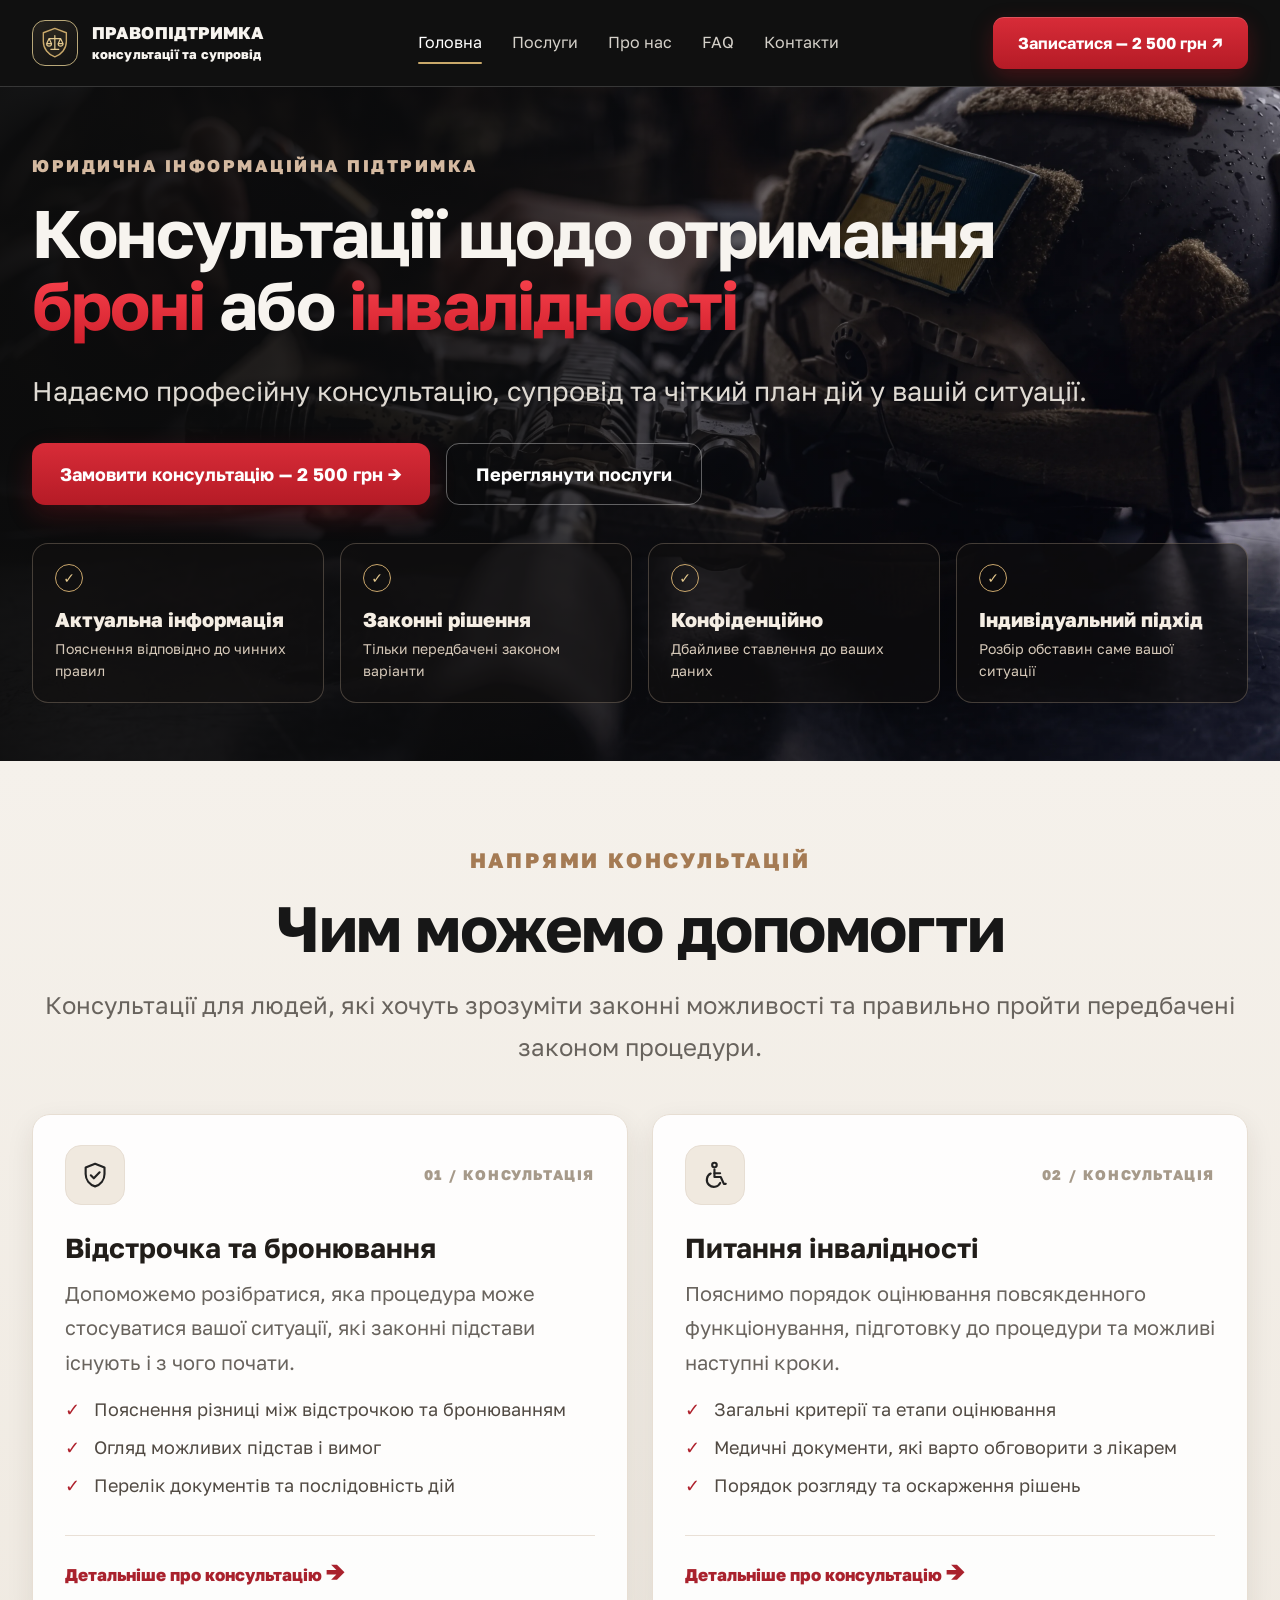
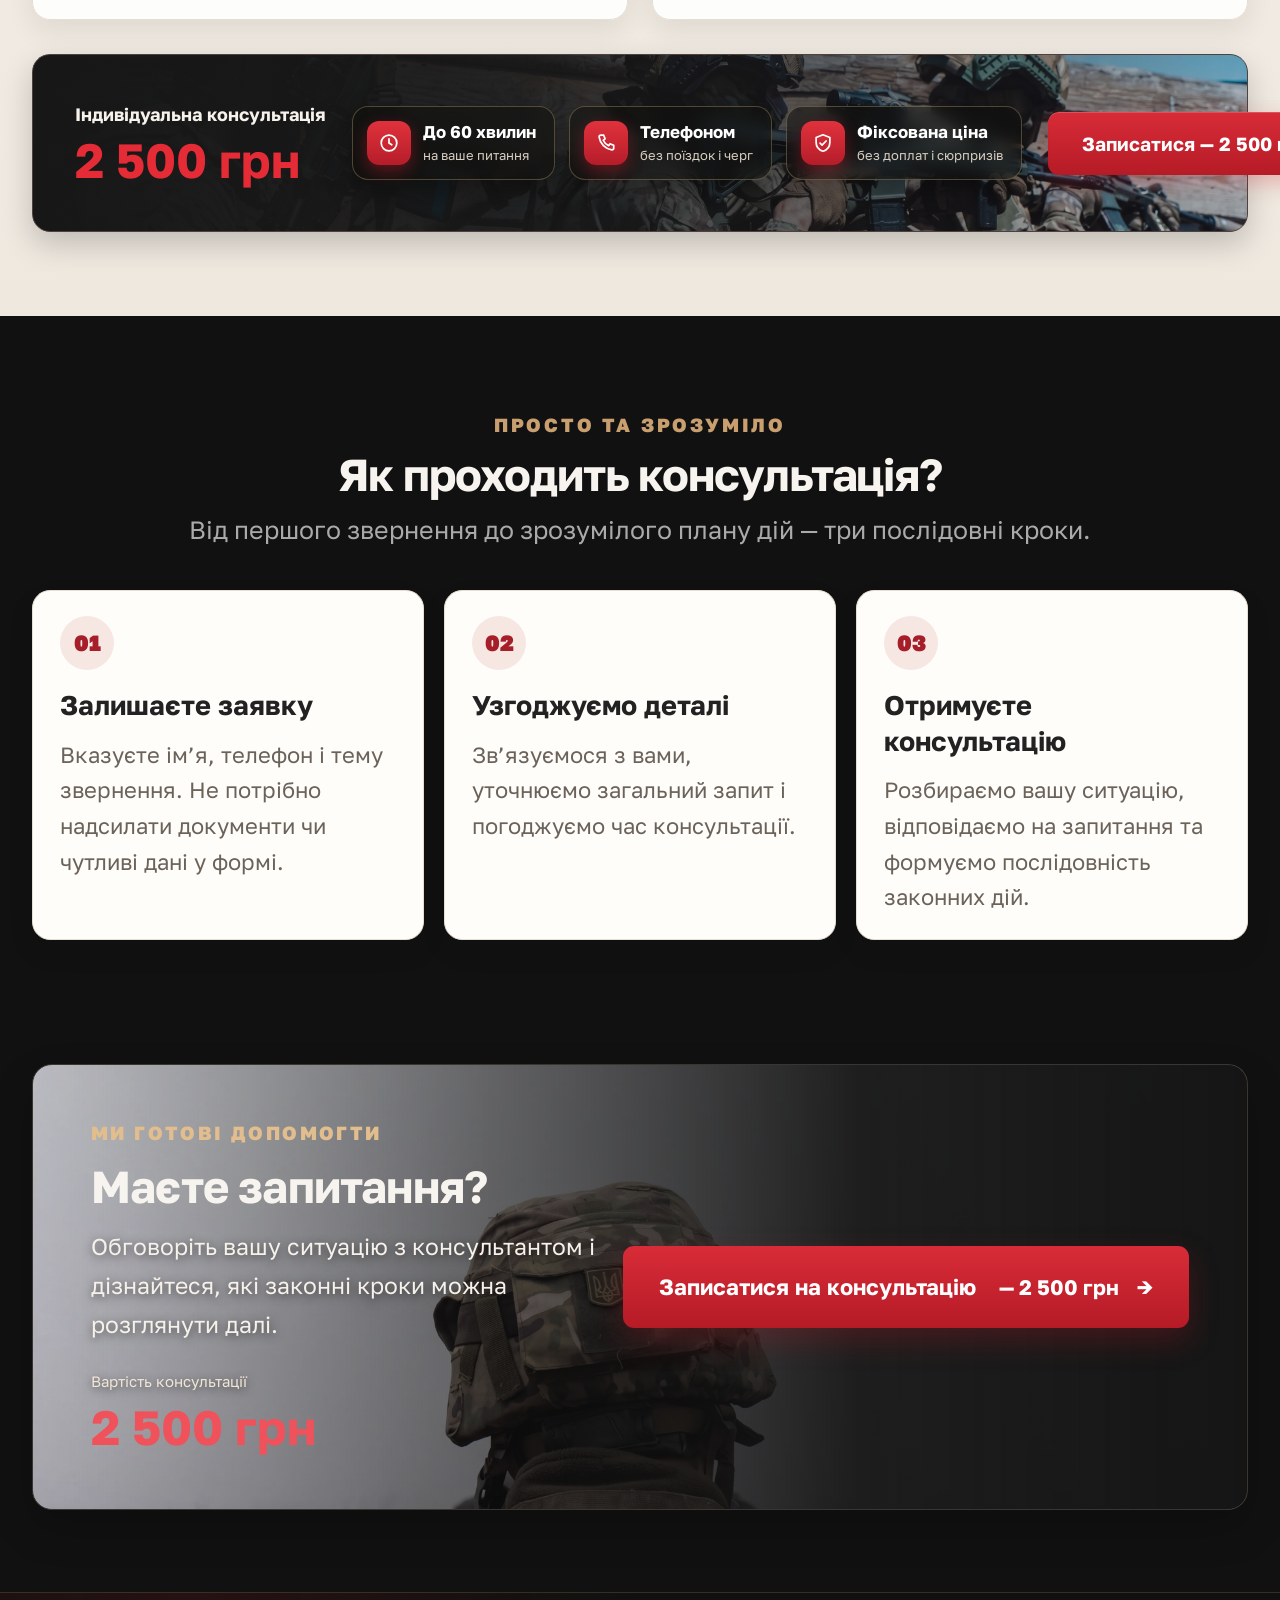
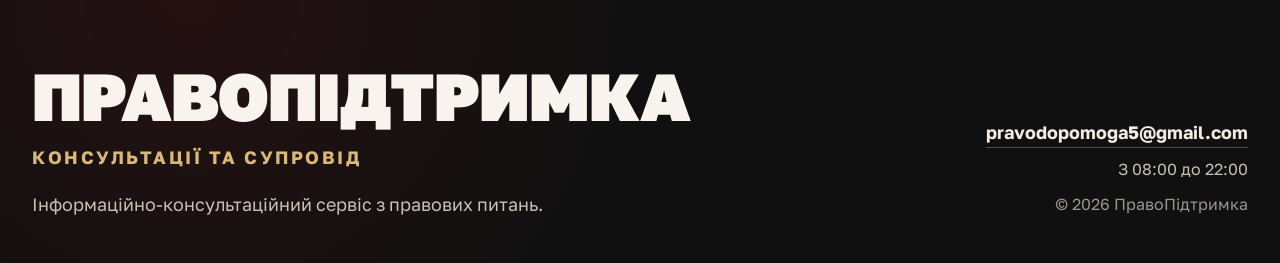
<file: index.html>
<!doctype html><html lang="uk"><head><meta charset="utf-8"><meta name="viewport" content="width=device-width,initial-scale=1"><title>ПравоПідтримка — консультації з питань бронювання та інвалідності</title><link rel="preconnect" href="https://fonts.googleapis.com"><link rel="preconnect" href="https://fonts.gstatic.com" crossorigin><link href="https://fonts.googleapis.com/css2?family=Golos+Text:wght@400;500;600;700;800&display=swap" rel="stylesheet"><meta name="theme-color" content="#111111"><link rel="stylesheet" href="styles.css"><script>document.documentElement.classList.add('js')</script></head><body>
<header class="topbar"><div class="wrap nav"><a class="brand" href="index.html"><span class="crest"><svg class="crest-svg" viewBox="0 0 40 44" aria-hidden="true"><path class="c-sh" d="M20 2l16 6v12c0 10-6.8 18.3-16 21.5C10.8 38.3 4 30 4 20V8l16-6z"/><path class="c-sc" d="M20 12v19M14.5 31h11M12 16h16M12 16l-3.4 7.2h6.8L12 16zM28 16l-3.4 7.2h6.8L28 16zM8.6 23.2a3.4 3.4 0 006.8 0M24.6 23.2a3.4 3.4 0 006.8 0"/></svg></span><span>ПРАВОПІДТРИМКА<br><small>консультації та супровід</small></span></a><button class="mobile-toggle">Меню</button><nav class="links"><a class="active" href="index.html">Головна</a><a href="services.html">Послуги</a><a href="about.html">Про нас</a><a href="faq.html">FAQ</a><a href="contacts.html">Контакти</a></nav><div class="nav-actions"><a class="btn" href="booking.html"><span class="bt">Записатися&nbsp;— 2&nbsp;500&nbsp;грн&nbsp;<span class="arr">↗</span></span></a></div></div></header>
<main><section class="hero"><div class="wrap hero-grid"><div><div class="eyebrow">Юридична інформаційна підтримка</div><h1>Консультації щодо отримання <em>броні</em> або <em>інвалідності</em></h1><p class="lead">Надаємо професійну консультацію, супровід та чіткий план дій у вашій ситуації.</p><div class="hero-actions"><a class="btn" href="booking.html"><span class="bt">Замовити консультацію&nbsp;— 2&nbsp;500&nbsp;грн&nbsp;<span class="arr">→</span></span></a><a class="btn outline" href="services.html">Переглянути послуги</a></div><div class="trust">
<span><b>Актуальна інформація</b><small>Пояснення відповідно до чинних правил</small></span>
<span><b>Законні рішення</b><small>Тільки передбачені законом варіанти</small></span>
<span><b>Конфіденційно</b><small>Дбайливе ставлення до ваших даних</small></span>
<span><b>Індивідуальний підхід</b><small>Розбір обставин саме вашої ситуації</small></span>
</div></div><div class="hero-art" role="img" aria-label="Юридичний кабінет та консультаційна атмосфера"></div></div></section>
<section class="section paper"><div class="wrap"><div class="help-intro reveal"><span class="section-kicker">НАПРЯМИ КОНСУЛЬТАЦІЙ</span><h2>Чим можемо допомогти</h2><p class="section-intro">Консультації для людей, які хочуть зрозуміти законні можливості та правильно пройти передбачені законом процедури.</p></div><div class="cards home-service-cards">
<article class="card home-service-card reveal"><div class="service-card-top"><div class="icon"><svg class="si" viewBox="0 0 24 24" aria-hidden="true"><path d="M12 3l7.5 3v5.2c0 4.6-3.1 8.4-7.5 9.8-4.4-1.4-7.5-5.2-7.5-9.8V6L12 3z"/><path d="M8.6 12.2l2.4 2.4 4.6-4.8"/></svg></div><span class="service-number">01 / КОНСУЛЬТАЦІЯ</span></div><h3>Відстрочка та бронювання</h3><p>Допоможемо розібратися, яка процедура може стосуватися вашої ситуації, які законні підстави існують і з чого почати.</p><ul class="service-points"><li>Пояснення різниці між відстрочкою та бронюванням</li><li>Огляд можливих підстав і вимог</li><li>Перелік документів та послідовність дій</li></ul><a class="more" href="service-reservation.html">Детальніше про консультацію <span>→</span></a></article>
<article class="card home-service-card reveal"><div class="service-card-top"><div class="icon"><svg class="si" viewBox="0 0 24 24" aria-hidden="true"><circle cx="11.5" cy="4" r="1.8"/><path d="M11.5 7.5v6h5l2.5 5.5h1.5"/><path d="M11.5 10.5h4.5"/><path d="M8.5 10.8a5.6 5.6 0 107.6 7.4"/></svg></div><span class="service-number">02 / КОНСУЛЬТАЦІЯ</span></div><h3>Питання інвалідності</h3><p>Пояснимо порядок оцінювання повсякденного функціонування, підготовку до процедури та можливі наступні кроки.</p><ul class="service-points"><li>Загальні критерії та етапи оцінювання</li><li>Медичні документи, які варто обговорити з лікарем</li><li>Порядок розгляду та оскарження рішень</li></ul><a class="more" href="service-disability.html">Детальніше про консультацію <span>→</span></a></article>
</div><div class="priceband reveal"><div><p>Індивідуальна консультація</p><strong>2&nbsp;500&nbsp;грн</strong></div><div class="price-perks"><span><i><svg viewBox="0 0 24 24" aria-hidden="true"><circle cx="12" cy="12" r="8.5"/><path d="M12 7.5V12l3 2"/></svg></i><b>До 60 хвилин</b><small>на ваше питання</small></span><span><i><svg viewBox="0 0 24 24" aria-hidden="true"><path d="M6.5 3.5h3l1.5 4-2 1.5a11 11 0 005.9 5.9l1.5-2 4 1.5v3a2 2 0 01-2 2A16.5 16.5 0 014.5 5.5a2 2 0 012-2z"/></svg></i><b>Телефоном</b><small>без поїздок і черг</small></span><span><i><svg viewBox="0 0 24 24" aria-hidden="true"><path d="M12 3l7.5 3v5.2c0 4.6-3.1 8.4-7.5 9.8-4.4-1.4-7.5-5.2-7.5-9.8V6L12 3z"/><path d="M8.8 12.2l2.2 2.2 4.4-4.6"/></svg></i><b>Фіксована ціна</b><small>без доплат і сюрпризів</small></span></div><a class="btn" href="booking.html"><span class="bt">Записатися&nbsp;— 2&nbsp;500&nbsp;грн&nbsp;<span class="arr">→</span></span></a></div></div></section>
<section class="section process-section"><div class="wrap"><div class="section-heading reveal"><span class="section-kicker">ПРОСТО ТА ЗРОЗУМІЛО</span><h2>Як проходить консультація?</h2><p class="section-intro">Від першого звернення до зрозумілого плану дій — три послідовні кроки.</p></div><div class="steps">
<div class="step reveal"><span class="step-index">01</span><b>Залишаєте заявку</b><small>Вказуєте ім’я, телефон і тему звернення. Не потрібно надсилати документи чи чутливі дані у формі.</small></div>
<div class="step reveal"><span class="step-index">02</span><b>Узгоджуємо деталі</b><small>Зв’язуємося з вами, уточнюємо загальний запит і погоджуємо час консультації.</small></div>
<div class="step reveal"><span class="step-index">03</span><b>Отримуєте консультацію</b><small>Розбираємо вашу ситуацію, відповідаємо на запитання та формуємо послідовність законних дій.</small></div>
</div></div></section>
<section class="section cta-section"><div class="wrap cta reveal"><div class="cta-copy"><span class="section-kicker">МИ ГОТОВІ ДОПОМОГТИ</span><h2>Маєте запитання?</h2><p>Обговоріть вашу ситуацію з консультантом і дізнайтеся, які законні кроки можна розглянути далі.</p><div class="cta-price"><small>Вартість консультації</small><strong>2&nbsp;500&nbsp;грн</strong></div></div><a class="btn cta-button" href="booking.html">Записатися на консультацію<span class="btn-price">&nbsp;— 2&nbsp;500&nbsp;грн</span> <span>→</span></a></div></section></main>
<footer class="footer"><div class="wrap footer-big"><div class="footer-brand"><strong>ПРАВОПІДТРИМКА</strong><span class="footer-sub">консультації та супровід</span><p>Інформаційно-консультаційний сервіс з правових питань.</p></div><div class="footer-side"><a class="footer-mail" href="mailto:pravodopomoga5@gmail.com">pravodopomoga5@gmail.com</a><span class="footer-hours">З 08:00 до 22:00</span><div class="footer-copy">© 2026 ПравоПідтримка</div></div></div></footer><a class="mobile-bar" href="booking.html"><svg class="si" viewBox="0 0 24 24" aria-hidden="true"><rect x="3.5" y="5" width="17" height="15.5" rx="2.2"/><path d="M3.5 10h17M8 3v4M16 3v4"/></svg><span>Записатися&nbsp;— 2&nbsp;500&nbsp;грн</span><svg class="si" viewBox="0 0 24 24" aria-hidden="true"><path d="M5 12h14M13.5 6.5L19 12l-5.5 5.5"/></svg></a><script src="app.js"></script></body></html>
</file>
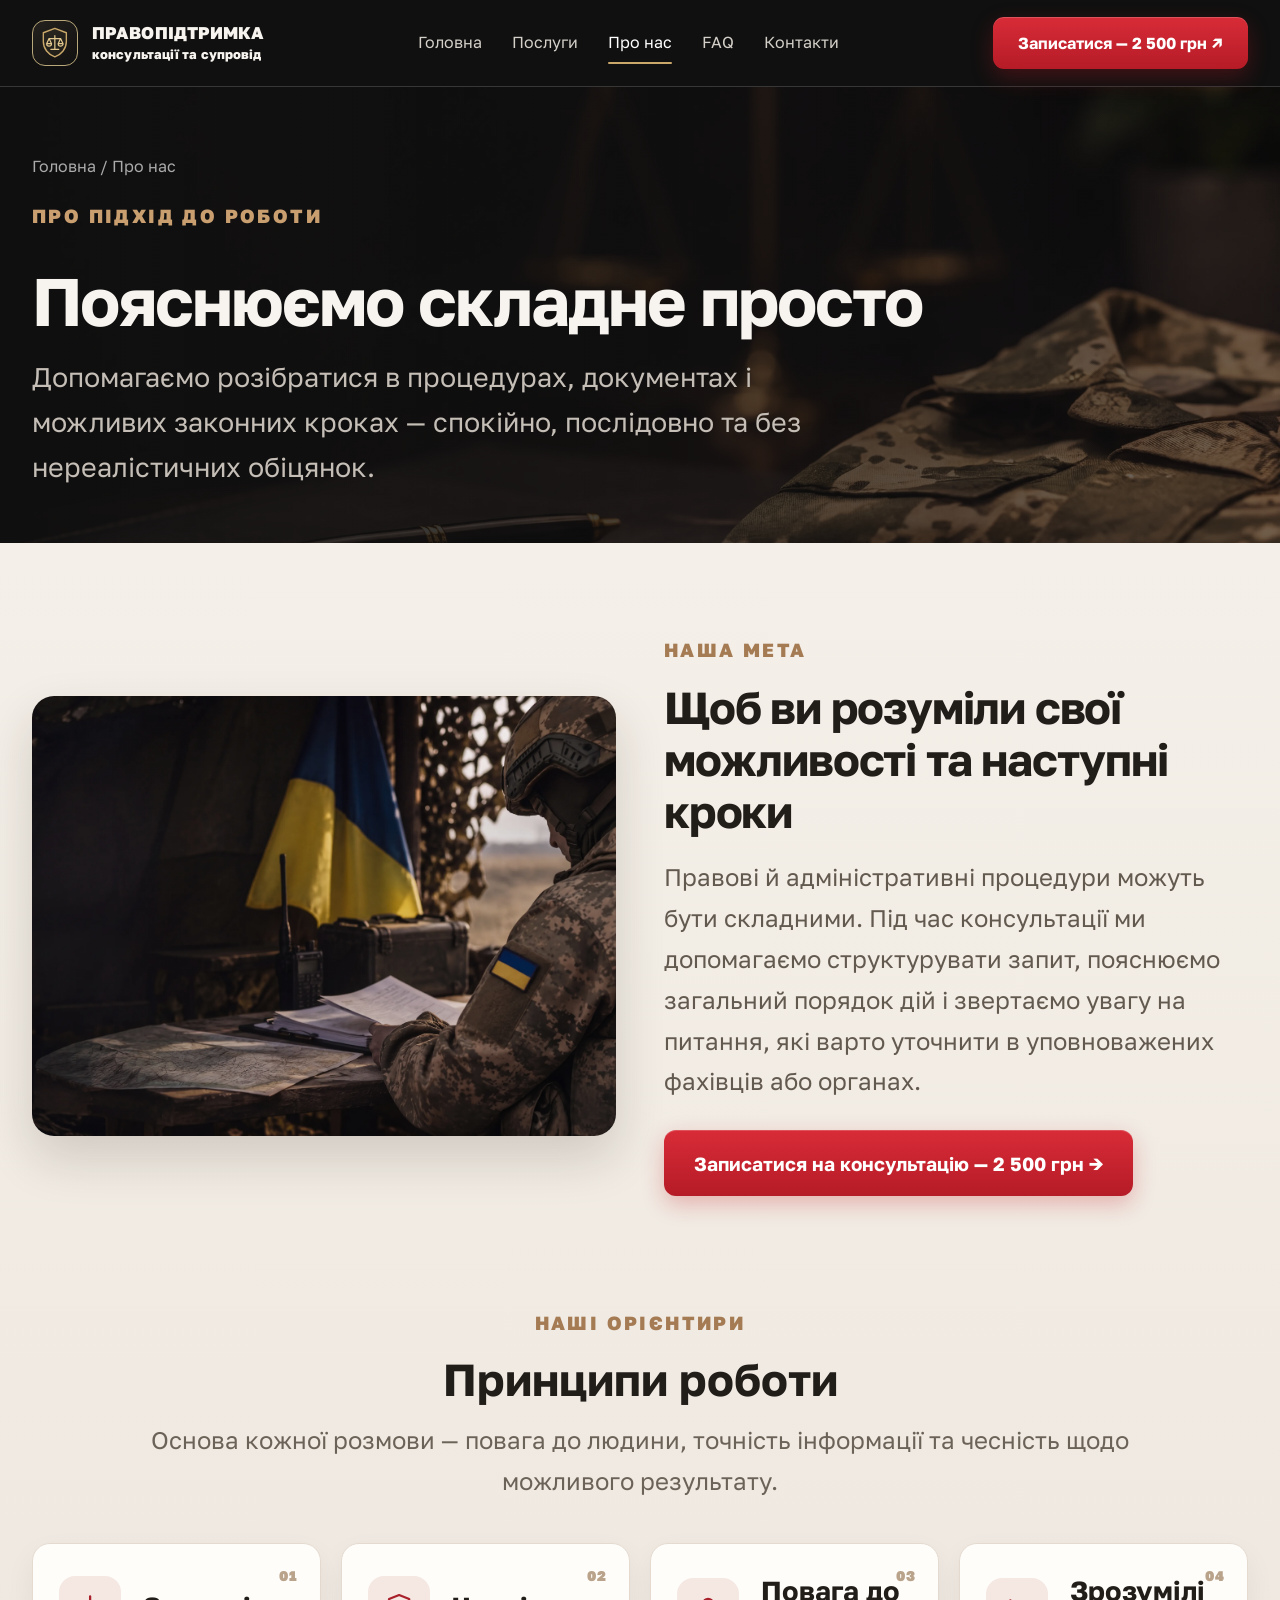
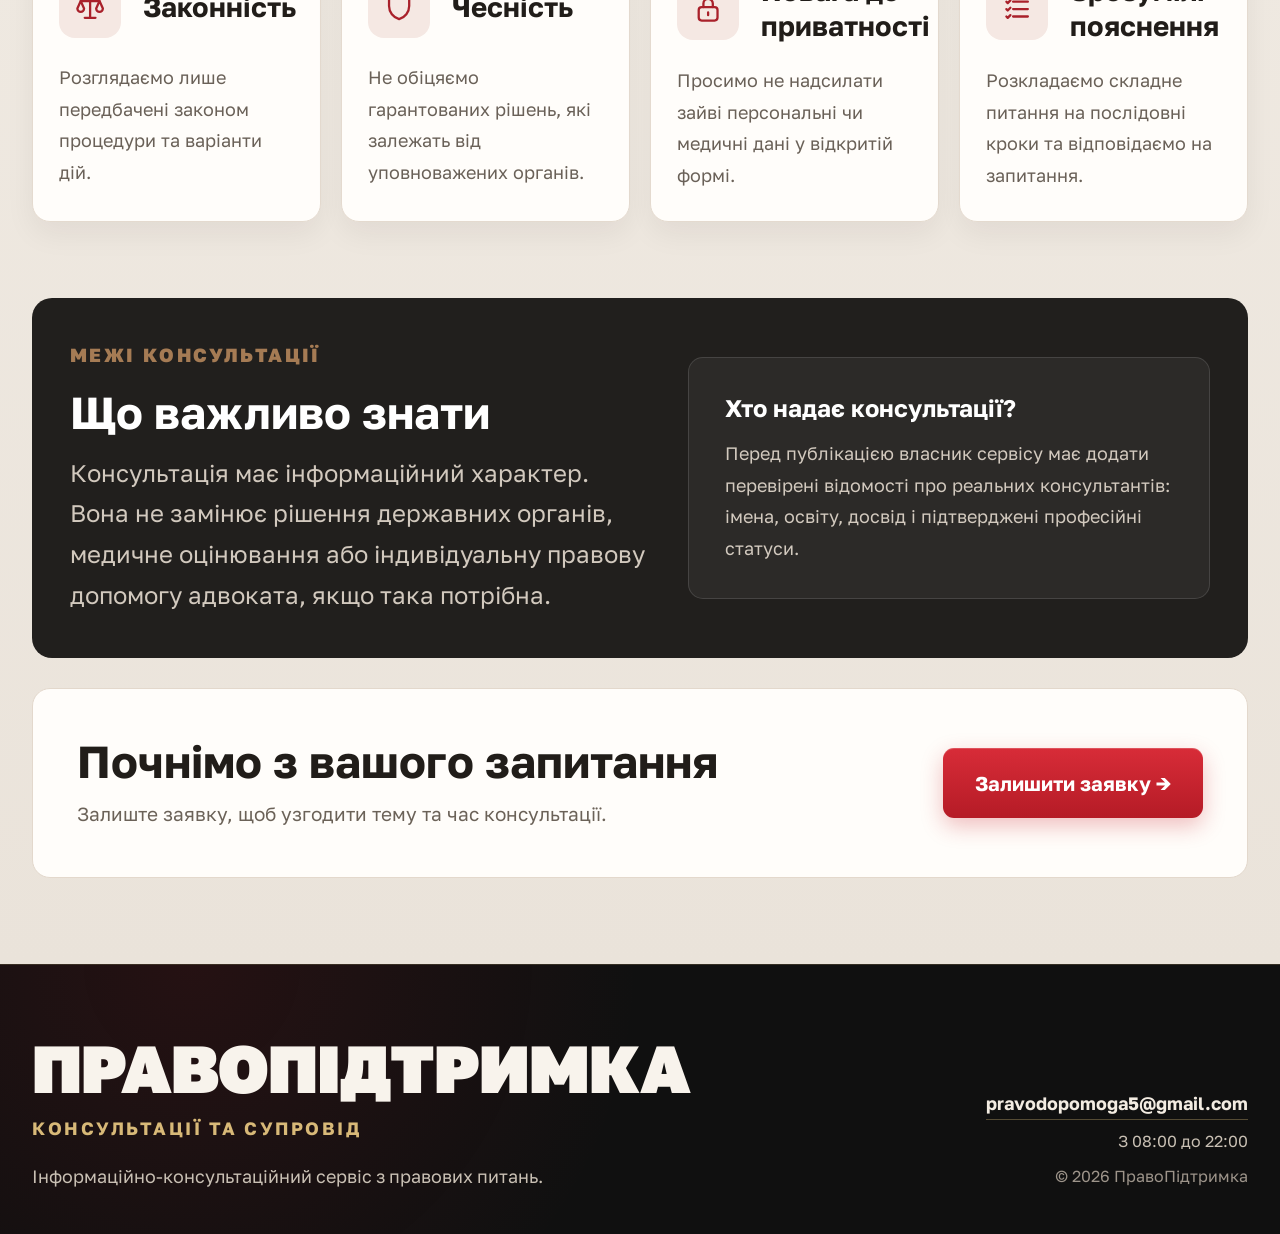
<file: about.html>
<!doctype html><html lang="uk"><head><meta charset="utf-8"><meta name="viewport" content="width=device-width,initial-scale=1"><title>Про нас — ПравоПідтримка</title><link rel="preconnect" href="https://fonts.googleapis.com"><link rel="preconnect" href="https://fonts.gstatic.com" crossorigin><link href="https://fonts.googleapis.com/css2?family=Golos+Text:wght@400;500;600;700;800&display=swap" rel="stylesheet"><meta name="theme-color" content="#111111"><link rel="stylesheet" href="styles.css"><script>document.documentElement.classList.add('js')</script></head><body>
<header class="topbar"><div class="wrap nav"><a class="brand" href="index.html"><span class="crest"><svg class="crest-svg" viewBox="0 0 40 44" aria-hidden="true"><path class="c-sh" d="M20 2l16 6v12c0 10-6.8 18.3-16 21.5C10.8 38.3 4 30 4 20V8l16-6z"/><path class="c-sc" d="M20 12v19M14.5 31h11M12 16h16M12 16l-3.4 7.2h6.8L12 16zM28 16l-3.4 7.2h6.8L28 16zM8.6 23.2a3.4 3.4 0 006.8 0M24.6 23.2a3.4 3.4 0 006.8 0"/></svg></span><span>ПРАВОПІДТРИМКА<br><small>консультації та супровід</small></span></a><button class="mobile-toggle">Меню</button><nav class="links"><a href="index.html">Головна</a><a href="services.html">Послуги</a><a class="active" href="about.html">Про нас</a><a href="faq.html">FAQ</a><a href="contacts.html">Контакти</a></nav><div class="nav-actions"><a class="btn" href="booking.html"><span class="bt">Записатися&nbsp;— 2&nbsp;500&nbsp;грн&nbsp;<span class="arr">↗</span></span></a></div></div></header>
<section class="page-head about-head"><div class="wrap"><div class="crumb">Головна / Про нас</div><span class="section-kicker">ПРО ПІДХІД ДО РОБОТИ</span><h1>Пояснюємо складне просто</h1><p>Допомагаємо розібратися в процедурах, документах і можливих законних кроках — спокійно, послідовно та без нереалістичних обіцянок.</p></div></section>
<main class="content about-content"><div class="wrap">
<section class="about-lead"><div class="about-photo reveal" role="img" aria-label="Робочий стіл для консультацій"></div><div class="about-lead-copy reveal"><span class="section-kicker">НАША МЕТА</span><h2>Щоб ви розуміли свої можливості та наступні кроки</h2><p>Правові й адміністративні процедури можуть бути складними. Під час консультації ми допомагаємо структурувати запит, пояснюємо загальний порядок дій і звертаємо увагу на питання, які варто уточнити в уповноважених фахівців або органах.</p><a class="btn" href="booking.html"><span class="bt">Записатися на консультацію<span class="btn-price">&nbsp;— 2&nbsp;500&nbsp;грн</span>&nbsp;<span class="arr">→</span></span></a></div></section>
<div class="about-principles"><div class="about-section-title reveal"><span class="section-kicker">НАШІ ОРІЄНТИРИ</span><h2>Принципи роботи</h2><p>Основа кожної розмови — повага до людини, точність інформації та чесність щодо можливого результату.</p></div>
<div class="principle-grid">
<article class="principle-card reveal"><span>01</span><div class="principle-heading"><div class="principle-icon"><svg class="si" viewBox="0 0 24 24" aria-hidden="true"><path d="M12 4v16M8 20h8M5 7.5h14"/><path d="M5 7.5L2.5 13a2.5 2.5 0 005 0L5 7.5zM19 7.5L16.5 13a2.5 2.5 0 005 0L19 7.5z"/></svg></div><h3>Законність</h3></div><p>Розглядаємо лише передбачені законом процедури та варіанти дій.</p></article>
<article class="principle-card reveal"><span>02</span><div class="principle-heading"><div class="principle-icon"><svg class="si" viewBox="0 0 24 24" aria-hidden="true"><path d="M12 3l7.5 3v5.2c0 4.6-3.1 8.4-7.5 9.8-4.4-1.4-7.5-5.2-7.5-9.8V6L12 3z"/></svg></div><h3>Чесність</h3></div><p>Не обіцяємо гарантованих рішень, які залежать від уповноважених органів.</p></article>
<article class="principle-card reveal"><span>03</span><div class="principle-heading"><div class="principle-icon"><svg class="si" viewBox="0 0 24 24" aria-hidden="true"><rect x="5" y="10.5" width="14" height="10" rx="2.2"/><path d="M8.5 10.5V7.8a3.5 3.5 0 017 0v2.7M12 14.5v2"/></svg></div><h3>Повага до приватності</h3></div><p>Просимо не надсилати зайві персональні чи медичні дані у відкритій формі.</p></article>
<article class="principle-card reveal"><span>04</span><div class="principle-heading"><div class="principle-icon"><svg class="si" viewBox="0 0 24 24" aria-hidden="true"><path d="M9 6.5h11M9 12h11M9 17.5h11"/><path d="M4 6.5l1 1 2-2M4 12l1 1 2-2M4 17.5l1 1 2-2"/></svg></div><h3>Зрозумілі пояснення</h3></div><p>Розкладаємо складне питання на послідовні кроки та відповідаємо на запитання.</p></article>
</div></div>
<section class="about-scope reveal"><div><span class="section-kicker">МЕЖІ КОНСУЛЬТАЦІЇ</span><h2>Що важливо знати</h2><p>Консультація має інформаційний характер. Вона не замінює рішення державних органів, медичне оцінювання або індивідуальну правову допомогу адвоката, якщо така потрібна.</p></div><aside><b>Хто надає консультації?</b><p>Перед публікацією власник сервісу має додати перевірені відомості про реальних консультантів: імена, освіту, досвід і підтверджені професійні статуси.</p></aside></section>
<section class="about-bottom-cta reveal"><div><h2>Почнімо з вашого запитання</h2><p>Залиште заявку, щоб узгодити тему та час консультації.</p></div><a class="btn" href="booking.html"><span class="bt">Залишити заявку&nbsp;<span class="arr">→</span></span></a></section>
</div></main>
<footer class="footer"><div class="wrap footer-big"><div class="footer-brand"><strong>ПРАВОПІДТРИМКА</strong><span class="footer-sub">консультації та супровід</span><p>Інформаційно-консультаційний сервіс з правових питань.</p></div><div class="footer-side"><a class="footer-mail" href="mailto:pravodopomoga5@gmail.com">pravodopomoga5@gmail.com</a><span class="footer-hours">З 08:00 до 22:00</span><div class="footer-copy">© 2026 ПравоПідтримка</div></div></div></footer><a class="mobile-bar" href="booking.html"><svg class="si" viewBox="0 0 24 24" aria-hidden="true"><rect x="3.5" y="5" width="17" height="15.5" rx="2.2"/><path d="M3.5 10h17M8 3v4M16 3v4"/></svg><span>Записатися&nbsp;— 2&nbsp;500&nbsp;грн</span><svg class="si" viewBox="0 0 24 24" aria-hidden="true"><path d="M5 12h14M13.5 6.5L19 12l-5.5 5.5"/></svg></a><script src="app.js"></script></body></html>
</file>
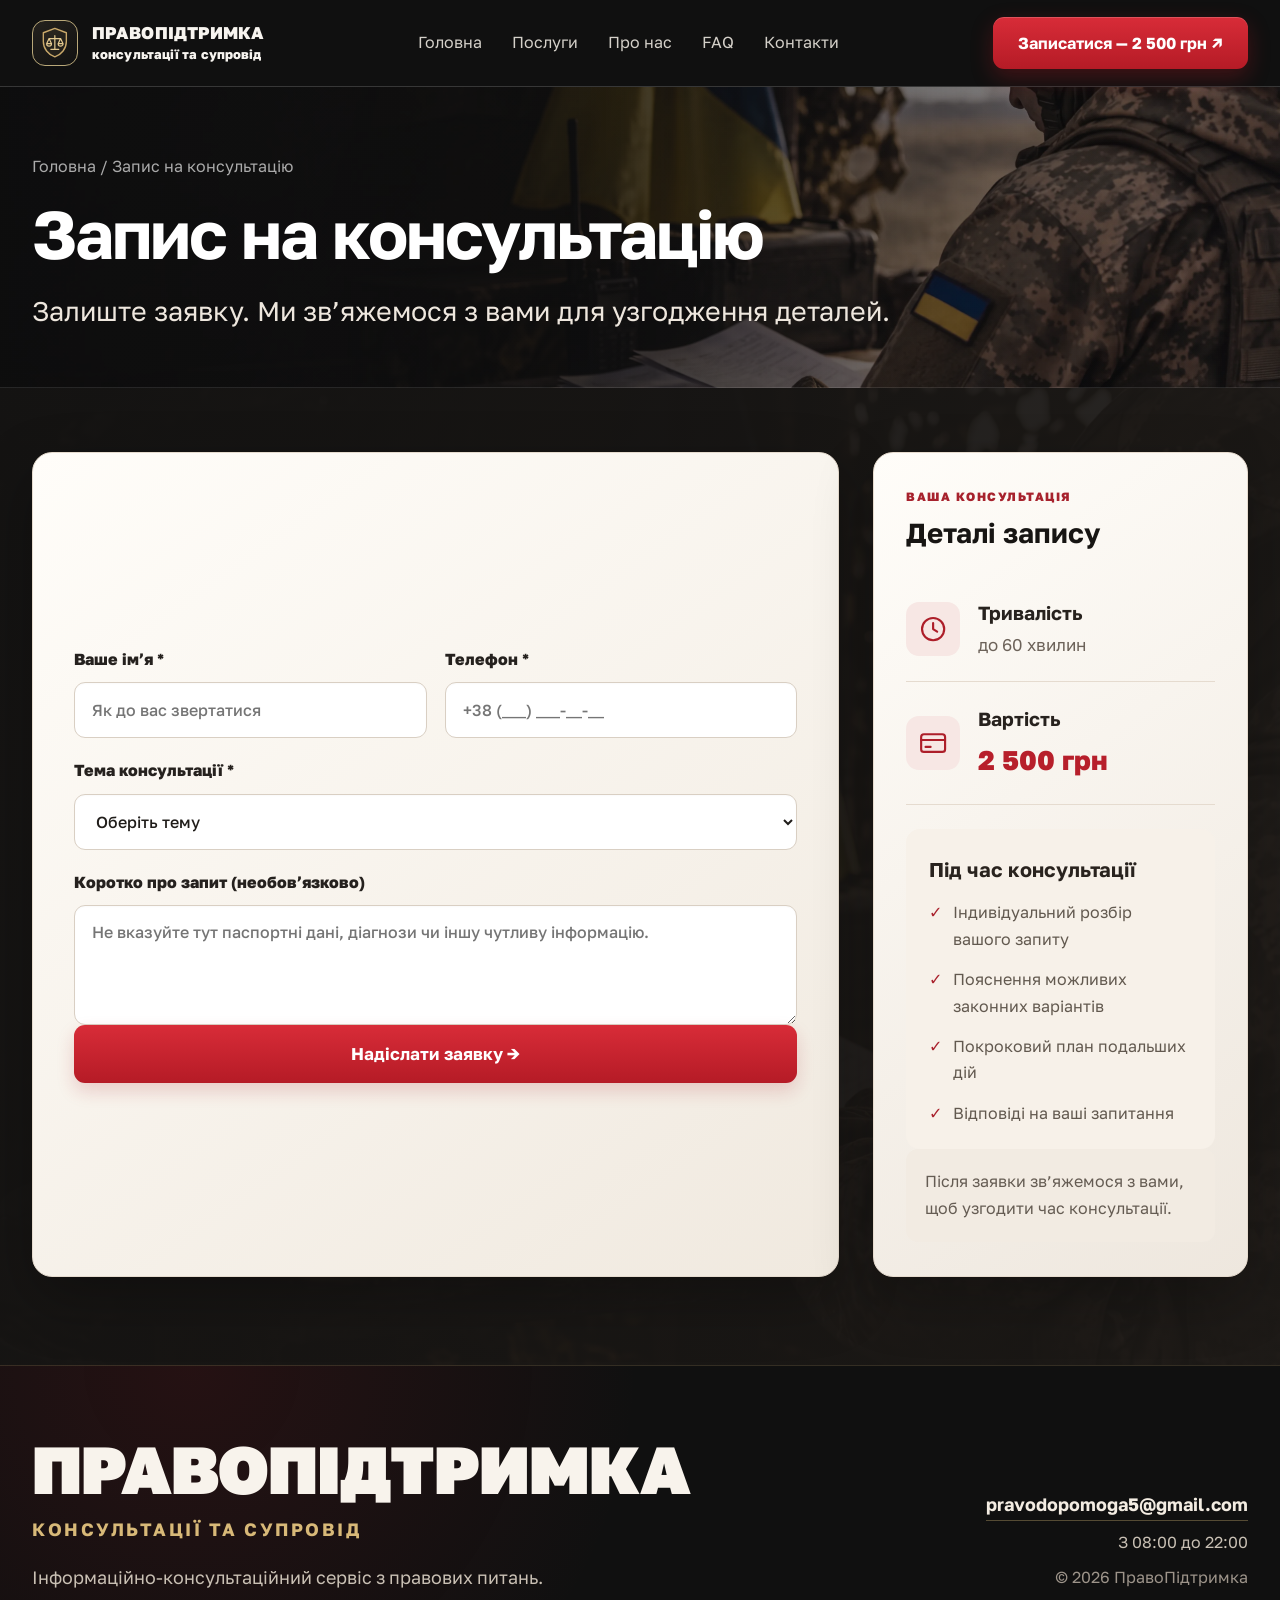
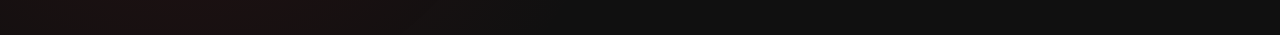
<file: booking.html>
<!doctype html><html lang="uk"><head><meta charset="utf-8"><meta name="viewport" content="width=device-width,initial-scale=1"><title>Запис на консультацію — ПравоПідтримка</title><link rel="preconnect" href="https://fonts.googleapis.com"><link rel="preconnect" href="https://fonts.gstatic.com" crossorigin><link href="https://fonts.googleapis.com/css2?family=Golos+Text:wght@400;500;600;700;800&display=swap" rel="stylesheet"><meta name="theme-color" content="#111111"><link rel="stylesheet" href="styles.css"><script>document.documentElement.classList.add('js')</script></head><body class="booking-page">
<header class="topbar"><div class="wrap nav"><a class="brand" href="index.html"><span class="crest"><svg class="crest-svg" viewBox="0 0 40 44" aria-hidden="true"><path class="c-sh" d="M20 2l16 6v12c0 10-6.8 18.3-16 21.5C10.8 38.3 4 30 4 20V8l16-6z"/><path class="c-sc" d="M20 12v19M14.5 31h11M12 16h16M12 16l-3.4 7.2h6.8L12 16zM28 16l-3.4 7.2h6.8L28 16zM8.6 23.2a3.4 3.4 0 006.8 0M24.6 23.2a3.4 3.4 0 006.8 0"/></svg></span><span>ПРАВОПІДТРИМКА<br><small>консультації та супровід</small></span></a><button class="mobile-toggle">Меню</button><nav class="links"><a href="index.html">Головна</a><a href="services.html">Послуги</a><a href="about.html">Про нас</a><a href="faq.html">FAQ</a><a href="contacts.html">Контакти</a></nav><div class="nav-actions"><a class="btn" href="booking.html"><span class="bt">Записатися&nbsp;— 2&nbsp;500&nbsp;грн&nbsp;<span class="arr">↗</span></span></a></div></div></header>
<section class="page-head booking-head"><div class="wrap"><div class="crumb">Головна / Запис на консультацію</div><h1>Запис на консультацію</h1><p>Залиште заявку. Ми зв’яжемося з вами для узгодження деталей.</p></div></section>
<main class="content booking-content"><div class="wrap content-grid"><form class="form-card reveal" data-demo-form><div class="form-grid"><div class="field"><label for="name">Ваше ім’я *</label><input id="name" name="name" required placeholder="Як до вас звертатися"></div><div class="field"><label for="phone">Телефон *</label><input id="phone" name="phone" type="tel" required placeholder="+38 (___) ___-__-__"></div><div class="field full"><label for="topic">Тема консультації *</label><select id="topic" name="topic" required><option value="">Оберіть тему</option><option>Відстрочка / бронювання</option><option>Питання інвалідності</option></select></div><div class="field full"><label for="message">Коротко про запит (необов’язково)</label><textarea id="message" name="message" placeholder="Не вказуйте тут паспортні дані, діагнози чи іншу чутливу інформацію."></textarea></div></div><input type="text" name="website" class="hp-field" tabindex="-1" autocomplete="off" aria-hidden="true"><div class="form-error" role="alert"></div><button class="btn" type="submit"><span class="bt">Надіслати заявку&nbsp;<span class="arr">→</span></span></button><div class="success">Дякуємо! Заявку отримано. Ми зв’яжемося з вами найближчим часом, щоб узгодити деталі консультації.</div></form><aside class="sidebox booking-summary reveal">
<div class="summary-kicker">ВАША КОНСУЛЬТАЦІЯ</div>
<h3>Деталі запису</h3>
<div class="summary-row"><span class="summary-icon"><svg class="si" viewBox="0 0 24 24" aria-hidden="true"><circle cx="12" cy="12" r="8.8"/><path d="M12 7.2V12l3.2 2"/></svg></span><div><b>Тривалість</b><small>до 60 хвилин</small></div></div>

<div class="summary-row"><span class="summary-icon"><svg class="si" viewBox="0 0 24 24" aria-hidden="true"><rect x="2.5" y="5" width="19" height="14" rx="2.2"/><path d="M2.5 9.5h19M6 15h4"/></svg></span><div><b>Вартість</b><small class="summary-price">2&nbsp;500&nbsp;грн</small></div></div>
<div class="summary-includes"><b>Під час консультації</b><ul><li>Індивідуальний розбір вашого запиту</li><li>Пояснення можливих законних варіантів</li><li>Покроковий план подальших дій</li><li>Відповіді на ваші запитання</li></ul></div>
<div class="summary-note">Після заявки зв’яжемося з вами, щоб узгодити час консультації.</div>
</aside></div></main>
<footer class="footer"><div class="wrap footer-big"><div class="footer-brand"><strong>ПРАВОПІДТРИМКА</strong><span class="footer-sub">консультації та супровід</span><p>Інформаційно-консультаційний сервіс з правових питань.</p></div><div class="footer-side"><a class="footer-mail" href="mailto:pravodopomoga5@gmail.com">pravodopomoga5@gmail.com</a><span class="footer-hours">З 08:00 до 22:00</span><div class="footer-copy">© 2026 ПравоПідтримка</div></div></div></footer><script src="app.js"></script></body></html>
</file>
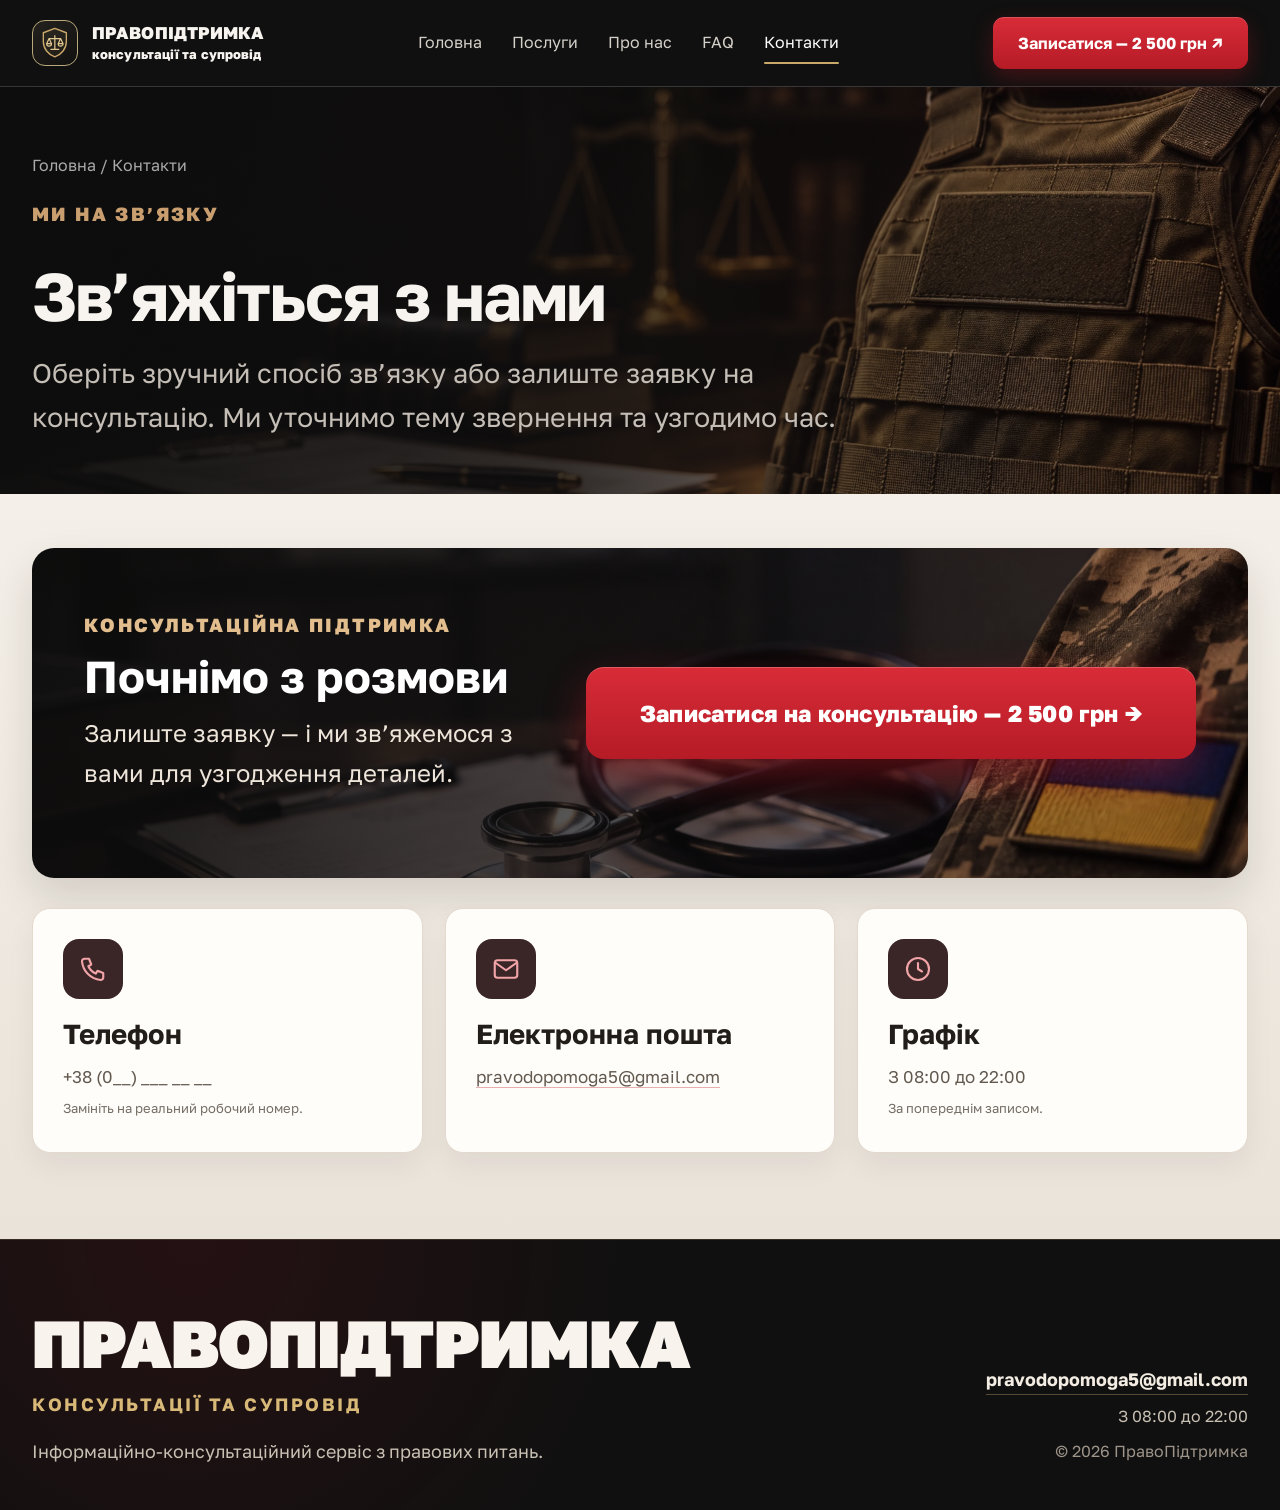
<file: contacts.html>
<!doctype html><html lang="uk"><head><meta charset="utf-8"><meta name="viewport" content="width=device-width,initial-scale=1"><title>Контакти — ПравоПідтримка</title><link rel="preconnect" href="https://fonts.googleapis.com"><link rel="preconnect" href="https://fonts.gstatic.com" crossorigin><link href="https://fonts.googleapis.com/css2?family=Golos+Text:wght@400;500;600;700;800&display=swap" rel="stylesheet"><meta name="theme-color" content="#111111"><link rel="stylesheet" href="styles.css"><script>document.documentElement.classList.add('js')</script></head><body>
<header class="topbar"><div class="wrap nav"><a class="brand" href="index.html"><span class="crest"><svg class="crest-svg" viewBox="0 0 40 44" aria-hidden="true"><path class="c-sh" d="M20 2l16 6v12c0 10-6.8 18.3-16 21.5C10.8 38.3 4 30 4 20V8l16-6z"/><path class="c-sc" d="M20 12v19M14.5 31h11M12 16h16M12 16l-3.4 7.2h6.8L12 16zM28 16l-3.4 7.2h6.8L28 16zM8.6 23.2a3.4 3.4 0 006.8 0M24.6 23.2a3.4 3.4 0 006.8 0"/></svg></span><span>ПРАВОПІДТРИМКА<br><small>консультації та супровід</small></span></a><button class="mobile-toggle">Меню</button><nav class="links"><a href="index.html">Головна</a><a href="services.html">Послуги</a><a href="about.html">Про нас</a><a href="faq.html">FAQ</a><a class="active" href="contacts.html">Контакти</a></nav><div class="nav-actions"><a class="btn" href="booking.html"><span class="bt">Записатися&nbsp;— 2&nbsp;500&nbsp;грн&nbsp;<span class="arr">↗</span></span></a></div></div></header>
<section class="page-head contacts-head"><div class="wrap"><div class="crumb">Головна / Контакти</div><span class="section-kicker">МИ НА ЗВ’ЯЗКУ</span><h1>Зв’яжіться з нами</h1><p>Оберіть зручний спосіб зв’язку або залиште заявку на консультацію. Ми уточнимо тему звернення та узгодимо час.</p></div></section>
<main class="content contacts-content"><div class="wrap"><div class="contacts-photo-panel reveal"><div class="contacts-photo-copy"><span class="section-kicker">КОНСУЛЬТАЦІЙНА ПІДТРИМКА</span><h2>Почнімо з розмови</h2><p>Залиште заявку — і ми зв’яжемося з вами для узгодження деталей.</p></div><a class="btn contacts-photo-cta" href="booking.html"><span class="bt">Записатися на консультацію<span class="btn-price">&nbsp;— 2&nbsp;500&nbsp;грн</span>&nbsp;<span class="arr">→</span></span></a></div><div class="cards contact-cards"><div class="card reveal"><div class="icon"><svg class="si" viewBox="0 0 24 24" aria-hidden="true"><path d="M5.2 3.8h3.6l1.8 4.6-2.3 1.4a11.5 11.5 0 005.9 5.9l1.4-2.3 4.6 1.8v3.6a2 2 0 01-2.1 2A16.6 16.6 0 013.2 5.9a2 2 0 012-2.1z"/></svg></div><h3>Телефон</h3><p>+38 (0__) ___ __ __<br><span class="hint">Замініть на реальний робочий номер.</span></p></div><div class="card reveal"><div class="icon"><svg class="si" viewBox="0 0 24 24" aria-hidden="true"><rect x="3" y="5" width="18" height="14" rx="2.2"/><path d="M3.5 7l8.5 6 8.5-6"/></svg></div><h3>Електронна пошта</h3><p><a class="contact-link" href="mailto:pravodopomoga5@gmail.com">pravodopomoga5@gmail.com</a></p></div><div class="card reveal"><div class="icon"><svg class="si" viewBox="0 0 24 24" aria-hidden="true"><circle cx="12" cy="12" r="8.8"/><path d="M12 7.2V12l3.2 2"/></svg></div><h3>Графік</h3><p>З 08:00 до 22:00<br><span class="hint">За попереднім записом.</span></p></div></div></div></main>
<footer class="footer"><div class="wrap footer-big"><div class="footer-brand"><strong>ПРАВОПІДТРИМКА</strong><span class="footer-sub">консультації та супровід</span><p>Інформаційно-консультаційний сервіс з правових питань.</p></div><div class="footer-side"><a class="footer-mail" href="mailto:pravodopomoga5@gmail.com">pravodopomoga5@gmail.com</a><span class="footer-hours">З 08:00 до 22:00</span><div class="footer-copy">© 2026 ПравоПідтримка</div></div></div></footer><a class="mobile-bar" href="booking.html"><svg class="si" viewBox="0 0 24 24" aria-hidden="true"><rect x="3.5" y="5" width="17" height="15.5" rx="2.2"/><path d="M3.5 10h17M8 3v4M16 3v4"/></svg><span>Записатися&nbsp;— 2&nbsp;500&nbsp;грн</span><svg class="si" viewBox="0 0 24 24" aria-hidden="true"><path d="M5 12h14M13.5 6.5L19 12l-5.5 5.5"/></svg></a><script src="app.js"></script></body></html>
</file>
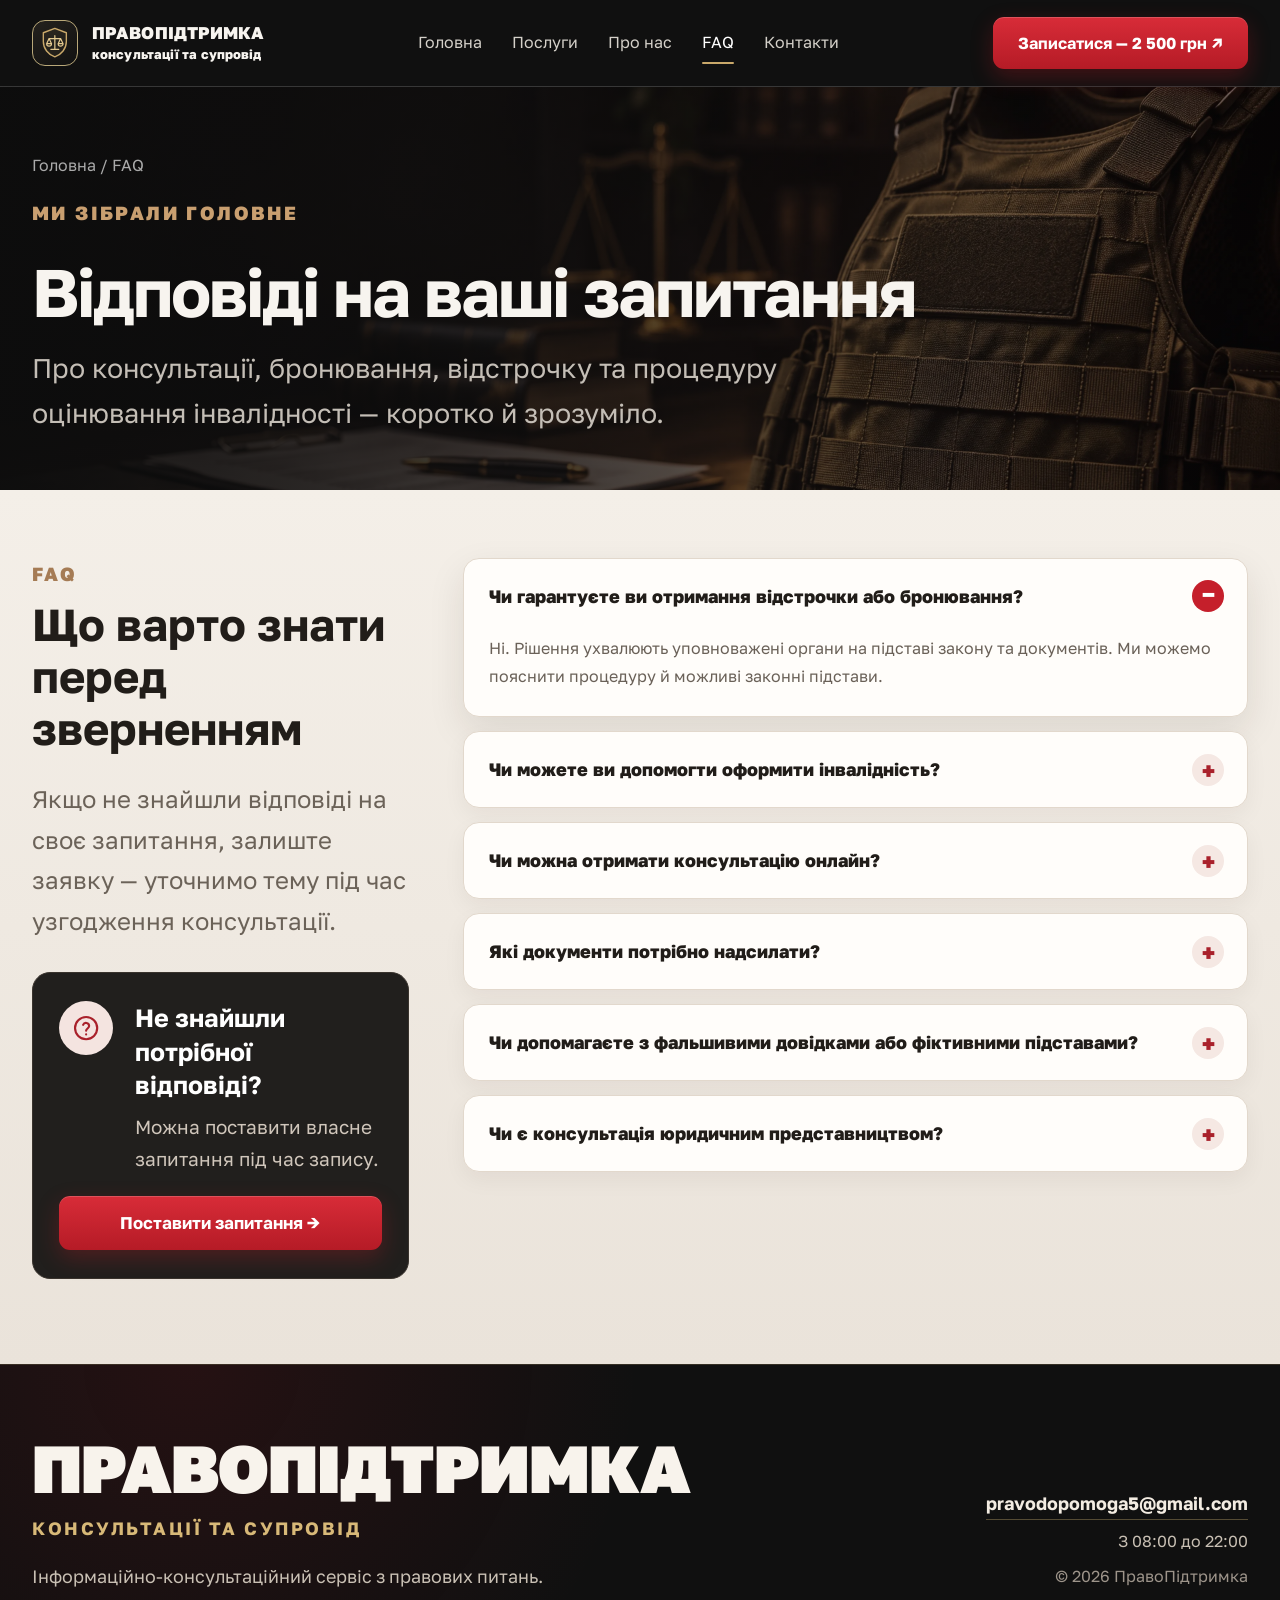
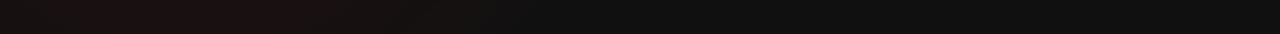
<file: faq.html>
<!doctype html><html lang="uk"><head><meta charset="utf-8"><meta name="viewport" content="width=device-width,initial-scale=1"><title>Питання та відповіді — ПравоПідтримка</title><link rel="preconnect" href="https://fonts.googleapis.com"><link rel="preconnect" href="https://fonts.gstatic.com" crossorigin><link href="https://fonts.googleapis.com/css2?family=Golos+Text:wght@400;500;600;700;800&display=swap" rel="stylesheet"><meta name="theme-color" content="#111111"><link rel="stylesheet" href="styles.css"><script>document.documentElement.classList.add('js')</script></head><body>
<header class="topbar"><div class="wrap nav"><a class="brand" href="index.html"><span class="crest"><svg class="crest-svg" viewBox="0 0 40 44" aria-hidden="true"><path class="c-sh" d="M20 2l16 6v12c0 10-6.8 18.3-16 21.5C10.8 38.3 4 30 4 20V8l16-6z"/><path class="c-sc" d="M20 12v19M14.5 31h11M12 16h16M12 16l-3.4 7.2h6.8L12 16zM28 16l-3.4 7.2h6.8L28 16zM8.6 23.2a3.4 3.4 0 006.8 0M24.6 23.2a3.4 3.4 0 006.8 0"/></svg></span><span>ПРАВОПІДТРИМКА<br><small>консультації та супровід</small></span></a><button class="mobile-toggle">Меню</button><nav class="links"><a href="index.html">Головна</a><a href="services.html">Послуги</a><a href="about.html">Про нас</a><a class="active" href="faq.html">FAQ</a><a href="contacts.html">Контакти</a></nav><div class="nav-actions"><a class="btn" href="booking.html"><span class="bt">Записатися&nbsp;— 2&nbsp;500&nbsp;грн&nbsp;<span class="arr">↗</span></span></a></div></div></header>
<section class="page-head faq-head"><div class="wrap"><div class="crumb">Головна / FAQ</div><span class="section-kicker">МИ ЗІБРАЛИ ГОЛОВНЕ</span><h1>Відповіді на ваші запитання</h1><p>Про консультації, бронювання, відстрочку та процедуру оцінювання інвалідності — коротко й зрозуміло.</p></div></section>
<main class="content faq-content"><div class="wrap faq-layout"><div class="faq-intro"><span class="section-kicker">FAQ</span><h2>Що варто знати перед зверненням</h2><p>Якщо не знайшли відповіді на своє запитання, залиште заявку — уточнимо тему під час узгодження консультації.</p><div class="faq-side-card reveal"><div class="faq-side-icon"><svg class="si" viewBox="0 0 24 24" aria-hidden="true"><circle cx="12" cy="12" r="8.8"/><path d="M9.6 9.4a2.5 2.5 0 014.8.9c0 1.7-2.4 2.2-2.4 3.7M12 17h.01"/></svg></div><div class="faq-side-copy"><b>Не знайшли потрібної відповіді?</b><span>Можна поставити власне запитання під час запису.</span></div><a class="btn" href="booking.html"><span class="bt">Поставити запитання&nbsp;<span class="arr">→</span></span></a></div></div><div class="faq"><details open><summary>Чи гарантуєте ви отримання відстрочки або бронювання?</summary><p>Ні. Рішення ухвалюють уповноважені органи на підставі закону та документів. Ми можемо пояснити процедуру й можливі законні підстави.</p></details><details><summary>Чи можете ви допомогти оформити інвалідність?</summary><p>Ми можемо надати інформаційне роз’яснення щодо порядку та документів. Групу інвалідності встановлюють лише уповноважені медичні фахівці за результатами оцінювання.</p></details><details><summary>Чи можна отримати консультацію онлайн?</summary><p>Так, формат і час узгоджуються після заявки. Тривалість та вартість підтверджуються до оплати.</p></details><details><summary>Які документи потрібно надсилати?</summary><p>На першому етапі достатньо описати тему без персональних або медичних даних. Якщо документи будуть потрібні, погодимо безпечний спосіб передавання.</p></details><details><summary>Чи допомагаєте з фальшивими довідками або фіктивними підставами?</summary><p>Ні. Ми працюємо лише в межах закону та не допомагаємо підробляти документи або вводити органи в оману.</p></details><details><summary>Чи є консультація юридичним представництвом?</summary><p>Ні, якщо окремо не укладено відповідний договір з уповноваженим фахівцем. Умови представництва, якщо воно доступне, визначаються окремо.</p></details></div></div></main>
<footer class="footer"><div class="wrap footer-big"><div class="footer-brand"><strong>ПРАВОПІДТРИМКА</strong><span class="footer-sub">консультації та супровід</span><p>Інформаційно-консультаційний сервіс з правових питань.</p></div><div class="footer-side"><a class="footer-mail" href="mailto:pravodopomoga5@gmail.com">pravodopomoga5@gmail.com</a><span class="footer-hours">З 08:00 до 22:00</span><div class="footer-copy">© 2026 ПравоПідтримка</div></div></div></footer><a class="mobile-bar" href="booking.html"><svg class="si" viewBox="0 0 24 24" aria-hidden="true"><rect x="3.5" y="5" width="17" height="15.5" rx="2.2"/><path d="M3.5 10h17M8 3v4M16 3v4"/></svg><span>Записатися&nbsp;— 2&nbsp;500&nbsp;грн</span><svg class="si" viewBox="0 0 24 24" aria-hidden="true"><path d="M5 12h14M13.5 6.5L19 12l-5.5 5.5"/></svg></a><script src="app.js"></script></body></html>
</file>
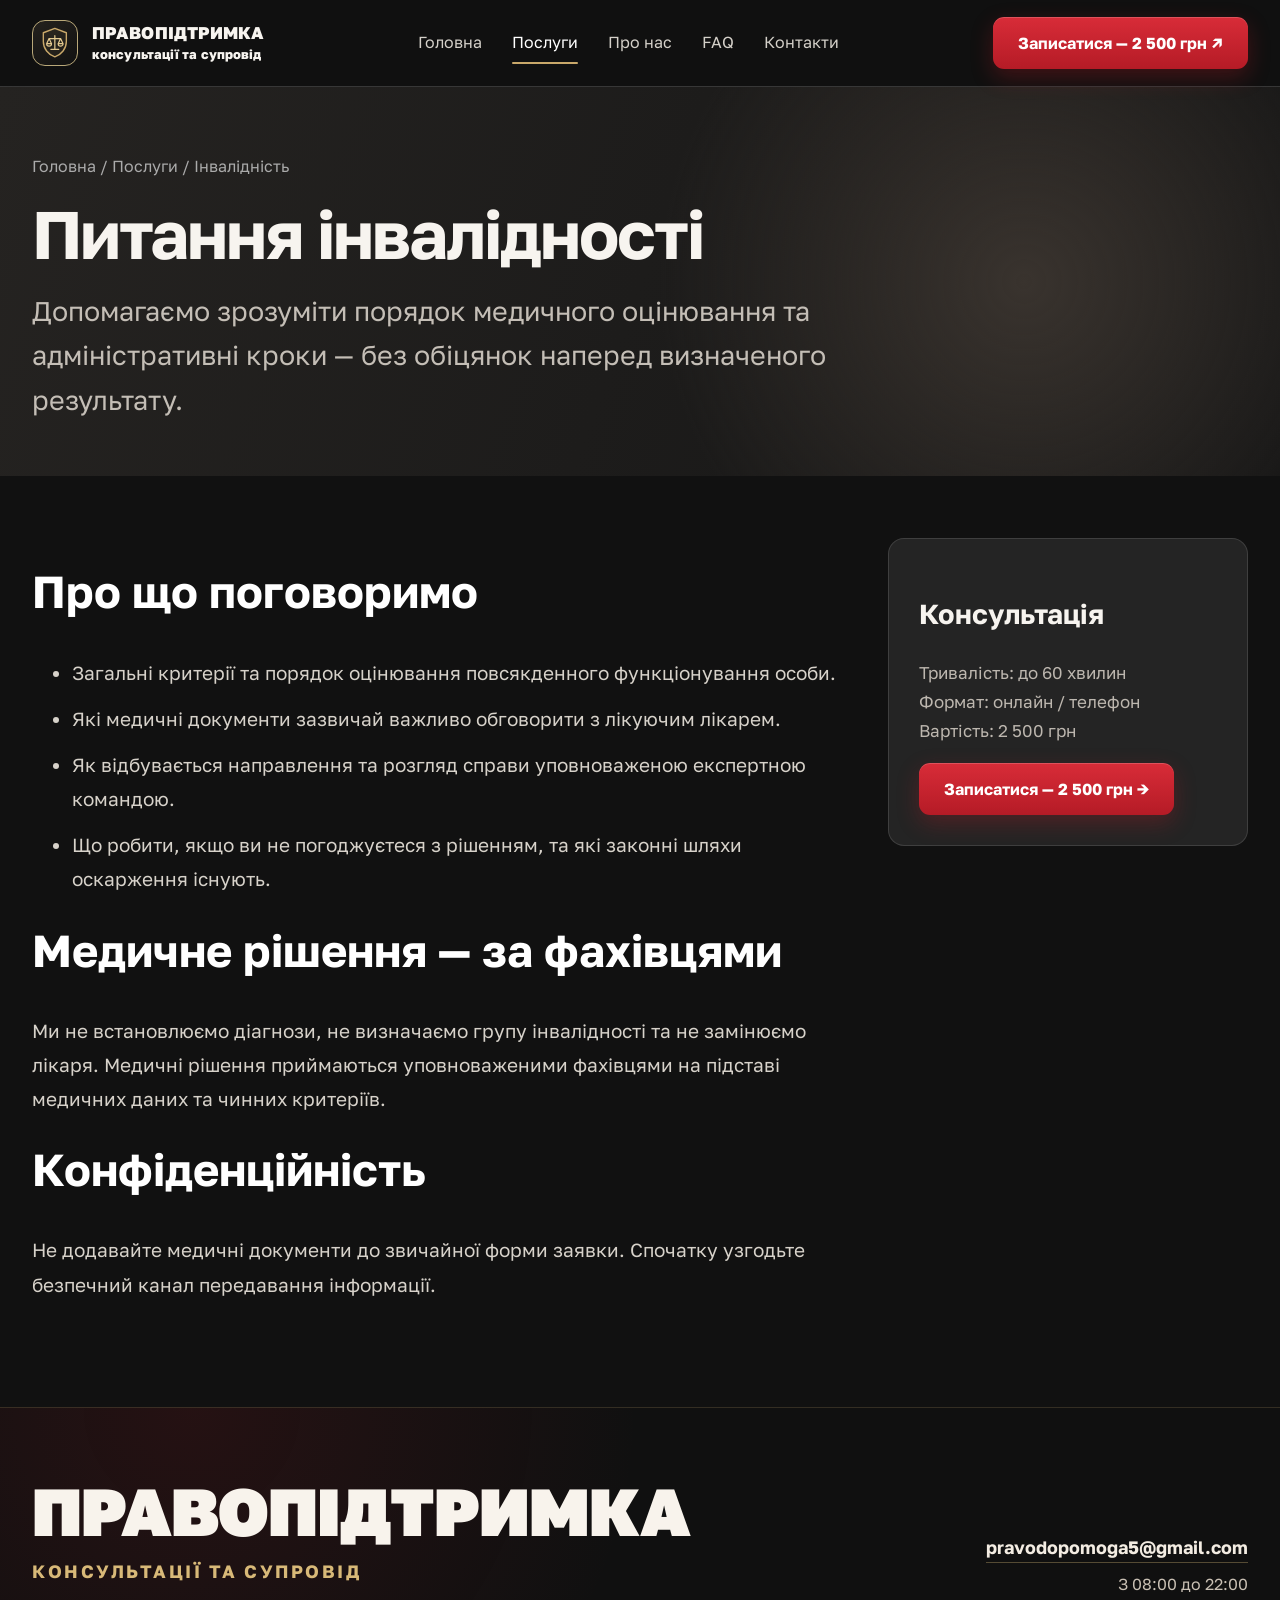
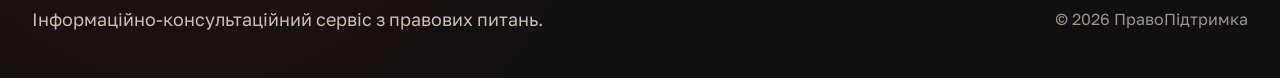
<file: service-disability.html>
<!doctype html><html lang="uk"><head><meta charset="utf-8"><meta name="viewport" content="width=device-width,initial-scale=1"><title>Питання інвалідності — ПравоПідтримка</title><link rel="preconnect" href="https://fonts.googleapis.com"><link rel="preconnect" href="https://fonts.gstatic.com" crossorigin><link href="https://fonts.googleapis.com/css2?family=Golos+Text:wght@400;500;600;700;800&display=swap" rel="stylesheet"><meta name="theme-color" content="#111111"><link rel="stylesheet" href="styles.css"><script>document.documentElement.classList.add('js')</script></head><body>
<header class="topbar"><div class="wrap nav"><a class="brand" href="index.html"><span class="crest"><svg class="crest-svg" viewBox="0 0 40 44" aria-hidden="true"><path class="c-sh" d="M20 2l16 6v12c0 10-6.8 18.3-16 21.5C10.8 38.3 4 30 4 20V8l16-6z"/><path class="c-sc" d="M20 12v19M14.5 31h11M12 16h16M12 16l-3.4 7.2h6.8L12 16zM28 16l-3.4 7.2h6.8L28 16zM8.6 23.2a3.4 3.4 0 006.8 0M24.6 23.2a3.4 3.4 0 006.8 0"/></svg></span><span>ПРАВОПІДТРИМКА<br><small>консультації та супровід</small></span></a><button class="mobile-toggle">Меню</button><nav class="links"><a href="index.html">Головна</a><a class="active" href="services.html">Послуги</a><a href="about.html">Про нас</a><a href="faq.html">FAQ</a><a href="contacts.html">Контакти</a></nav><div class="nav-actions"><a class="btn" href="booking.html"><span class="bt">Записатися&nbsp;— 2&nbsp;500&nbsp;грн&nbsp;<span class="arr">↗</span></span></a></div></div></header>
<section class="page-head"><div class="wrap"><div class="crumb">Головна / Послуги / Інвалідність</div><h1>Питання інвалідності</h1><p>Допомагаємо зрозуміти порядок медичного оцінювання та адміністративні кроки — без обіцянок наперед визначеного результату.</p></div></section>
<main class="content"><div class="wrap content-grid"><article class="prose reveal"><h2>Про що поговоримо</h2><ul><li>Загальні критерії та порядок оцінювання повсякденного функціонування особи.</li><li>Які медичні документи зазвичай важливо обговорити з лікуючим лікарем.</li><li>Як відбувається направлення та розгляд справи уповноваженою експертною командою.</li><li>Що робити, якщо ви не погоджуєтеся з рішенням, та які законні шляхи оскарження існують.</li></ul><h2>Медичне рішення — за фахівцями</h2><p>Ми не встановлюємо діагнози, не визначаємо групу інвалідності та не замінюємо лікаря. Медичні рішення приймаються уповноваженими фахівцями на підставі медичних даних та чинних критеріїв.</p><h2>Конфіденційність</h2><p>Не додавайте медичні документи до звичайної форми заявки. Спочатку узгодьте безпечний канал передавання інформації.</p></article><aside class="sidebox reveal"><h3>Консультація</h3><p>Тривалість: до 60 хвилин<br>Формат: онлайн / телефон<br>Вартість: 2&nbsp;500&nbsp;грн</p><a class="btn" href="booking.html"><span class="bt">Записатися&nbsp;— 2&nbsp;500&nbsp;грн&nbsp;<span class="arr">→</span></span></a></aside></div></main>
<footer class="footer"><div class="wrap footer-big"><div class="footer-brand"><strong>ПРАВОПІДТРИМКА</strong><span class="footer-sub">консультації та супровід</span><p>Інформаційно-консультаційний сервіс з правових питань.</p></div><div class="footer-side"><a class="footer-mail" href="mailto:pravodopomoga5@gmail.com">pravodopomoga5@gmail.com</a><span class="footer-hours">З 08:00 до 22:00</span><div class="footer-copy">© 2026 ПравоПідтримка</div></div></div></footer><a class="mobile-bar" href="booking.html"><svg class="si" viewBox="0 0 24 24" aria-hidden="true"><rect x="3.5" y="5" width="17" height="15.5" rx="2.2"/><path d="M3.5 10h17M8 3v4M16 3v4"/></svg><span>Записатися&nbsp;— 2&nbsp;500&nbsp;грн</span><svg class="si" viewBox="0 0 24 24" aria-hidden="true"><path d="M5 12h14M13.5 6.5L19 12l-5.5 5.5"/></svg></a><script src="app.js"></script></body></html>
</file>
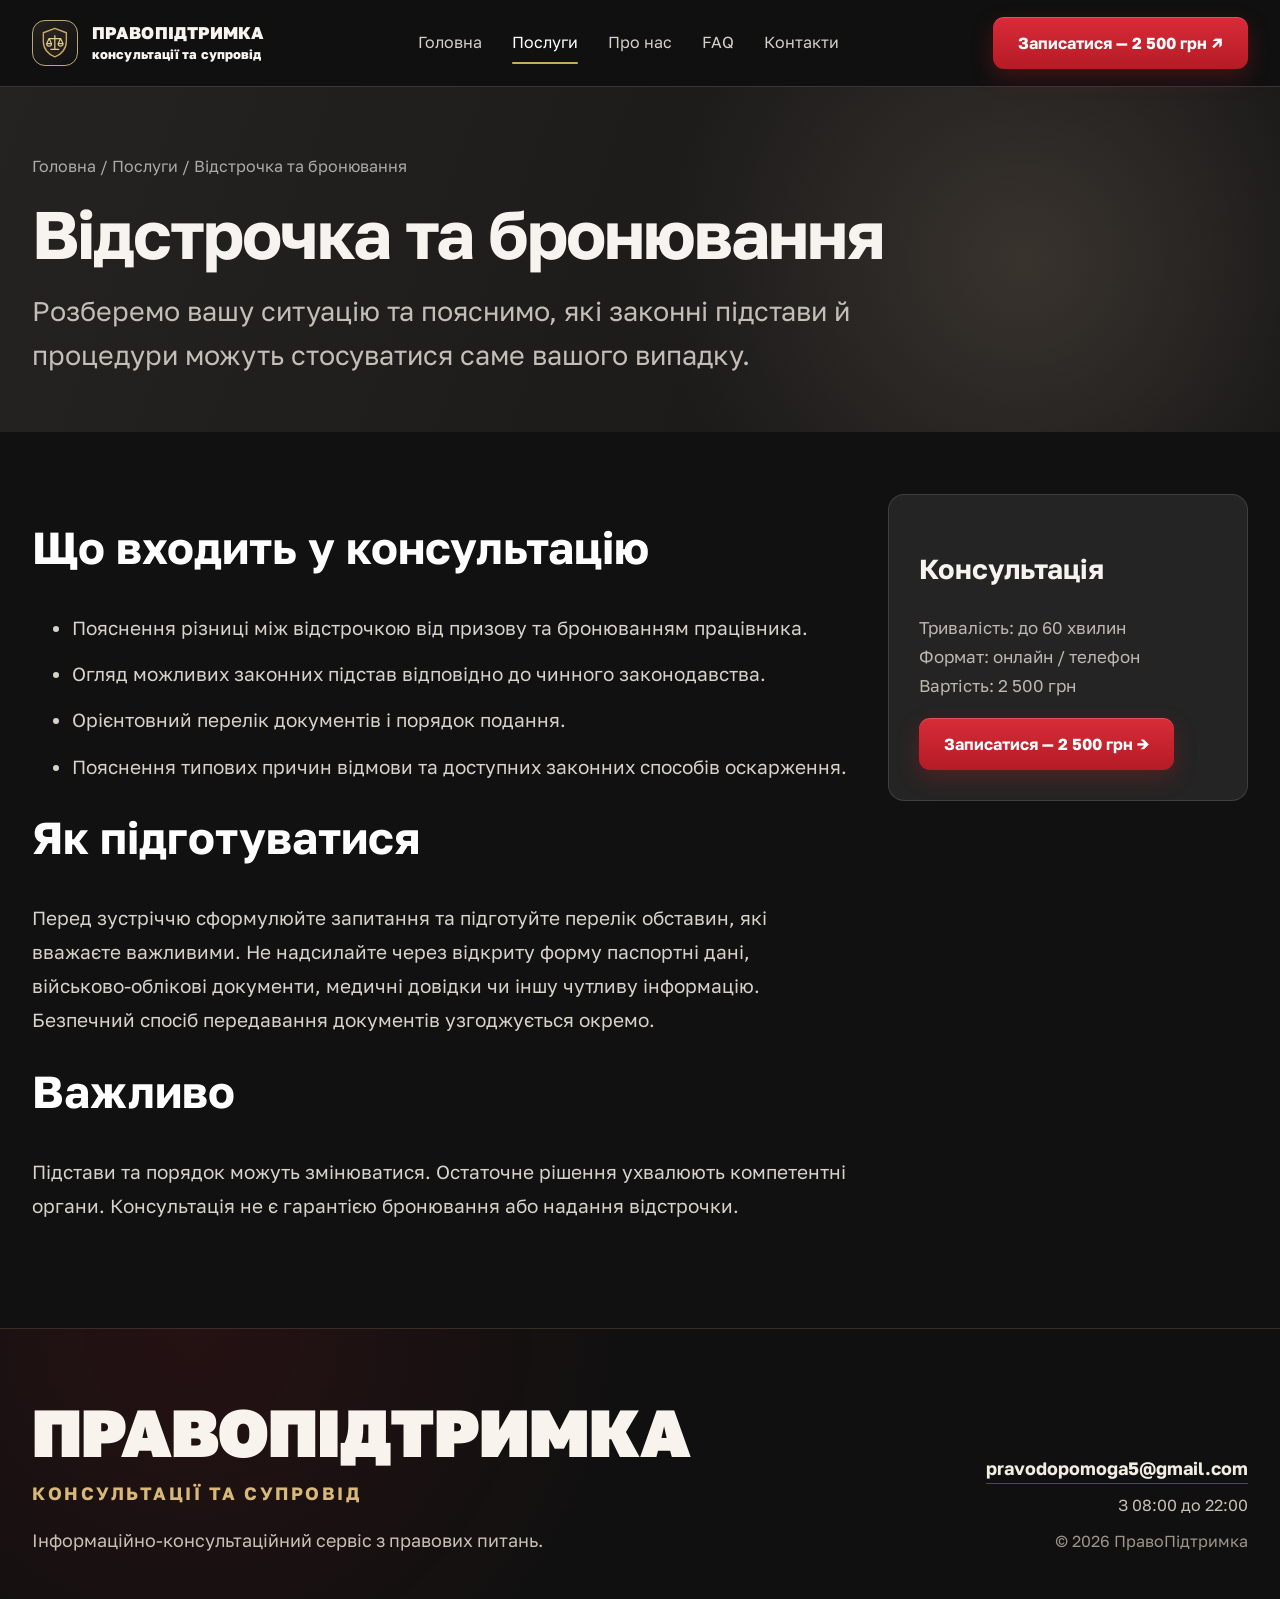
<file: service-reservation.html>
<!doctype html><html lang="uk"><head><meta charset="utf-8"><meta name="viewport" content="width=device-width,initial-scale=1"><title>Відстрочка та бронювання — ПравоПідтримка</title><link rel="preconnect" href="https://fonts.googleapis.com"><link rel="preconnect" href="https://fonts.gstatic.com" crossorigin><link href="https://fonts.googleapis.com/css2?family=Golos+Text:wght@400;500;600;700;800&display=swap" rel="stylesheet"><meta name="theme-color" content="#111111"><link rel="stylesheet" href="styles.css"><script>document.documentElement.classList.add('js')</script></head><body>
<header class="topbar"><div class="wrap nav"><a class="brand" href="index.html"><span class="crest"><svg class="crest-svg" viewBox="0 0 40 44" aria-hidden="true"><path class="c-sh" d="M20 2l16 6v12c0 10-6.8 18.3-16 21.5C10.8 38.3 4 30 4 20V8l16-6z"/><path class="c-sc" d="M20 12v19M14.5 31h11M12 16h16M12 16l-3.4 7.2h6.8L12 16zM28 16l-3.4 7.2h6.8L28 16zM8.6 23.2a3.4 3.4 0 006.8 0M24.6 23.2a3.4 3.4 0 006.8 0"/></svg></span><span>ПРАВОПІДТРИМКА<br><small>консультації та супровід</small></span></a><button class="mobile-toggle">Меню</button><nav class="links"><a href="index.html">Головна</a><a class="active" href="services.html">Послуги</a><a href="about.html">Про нас</a><a href="faq.html">FAQ</a><a href="contacts.html">Контакти</a></nav><div class="nav-actions"><a class="btn" href="booking.html"><span class="bt">Записатися&nbsp;— 2&nbsp;500&nbsp;грн&nbsp;<span class="arr">↗</span></span></a></div></div></header>
<section class="page-head"><div class="wrap"><div class="crumb">Головна / Послуги / Відстрочка та бронювання</div><h1>Відстрочка та бронювання</h1><p>Розберемо вашу ситуацію та пояснимо, які законні підстави й процедури можуть стосуватися саме вашого випадку.</p></div></section>
<main class="content"><div class="wrap content-grid"><article class="prose reveal"><h2>Що входить у консультацію</h2><ul><li>Пояснення різниці між відстрочкою від призову та бронюванням працівника.</li><li>Огляд можливих законних підстав відповідно до чинного законодавства.</li><li>Орієнтовний перелік документів і порядок подання.</li><li>Пояснення типових причин відмови та доступних законних способів оскарження.</li></ul><h2>Як підготуватися</h2><p>Перед зустріччю сформулюйте запитання та підготуйте перелік обставин, які вважаєте важливими. Не надсилайте через відкриту форму паспортні дані, військово-облікові документи, медичні довідки чи іншу чутливу інформацію. Безпечний спосіб передавання документів узгоджується окремо.</p><h2>Важливо</h2><p>Підстави та порядок можуть змінюватися. Остаточне рішення ухвалюють компетентні органи. Консультація не є гарантією бронювання або надання відстрочки.</p></article><aside class="sidebox reveal"><h3>Консультація</h3><p>Тривалість: до 60 хвилин<br>Формат: онлайн / телефон<br>Вартість: 2&nbsp;500&nbsp;грн</p><a class="btn" href="booking.html"><span class="bt">Записатися&nbsp;— 2&nbsp;500&nbsp;грн&nbsp;<span class="arr">→</span></span></a></aside></div></main>
<footer class="footer"><div class="wrap footer-big"><div class="footer-brand"><strong>ПРАВОПІДТРИМКА</strong><span class="footer-sub">консультації та супровід</span><p>Інформаційно-консультаційний сервіс з правових питань.</p></div><div class="footer-side"><a class="footer-mail" href="mailto:pravodopomoga5@gmail.com">pravodopomoga5@gmail.com</a><span class="footer-hours">З 08:00 до 22:00</span><div class="footer-copy">© 2026 ПравоПідтримка</div></div></div></footer><a class="mobile-bar" href="booking.html"><svg class="si" viewBox="0 0 24 24" aria-hidden="true"><rect x="3.5" y="5" width="17" height="15.5" rx="2.2"/><path d="M3.5 10h17M8 3v4M16 3v4"/></svg><span>Записатися&nbsp;— 2&nbsp;500&nbsp;грн</span><svg class="si" viewBox="0 0 24 24" aria-hidden="true"><path d="M5 12h14M13.5 6.5L19 12l-5.5 5.5"/></svg></a><script src="app.js"></script></body></html>
</file>
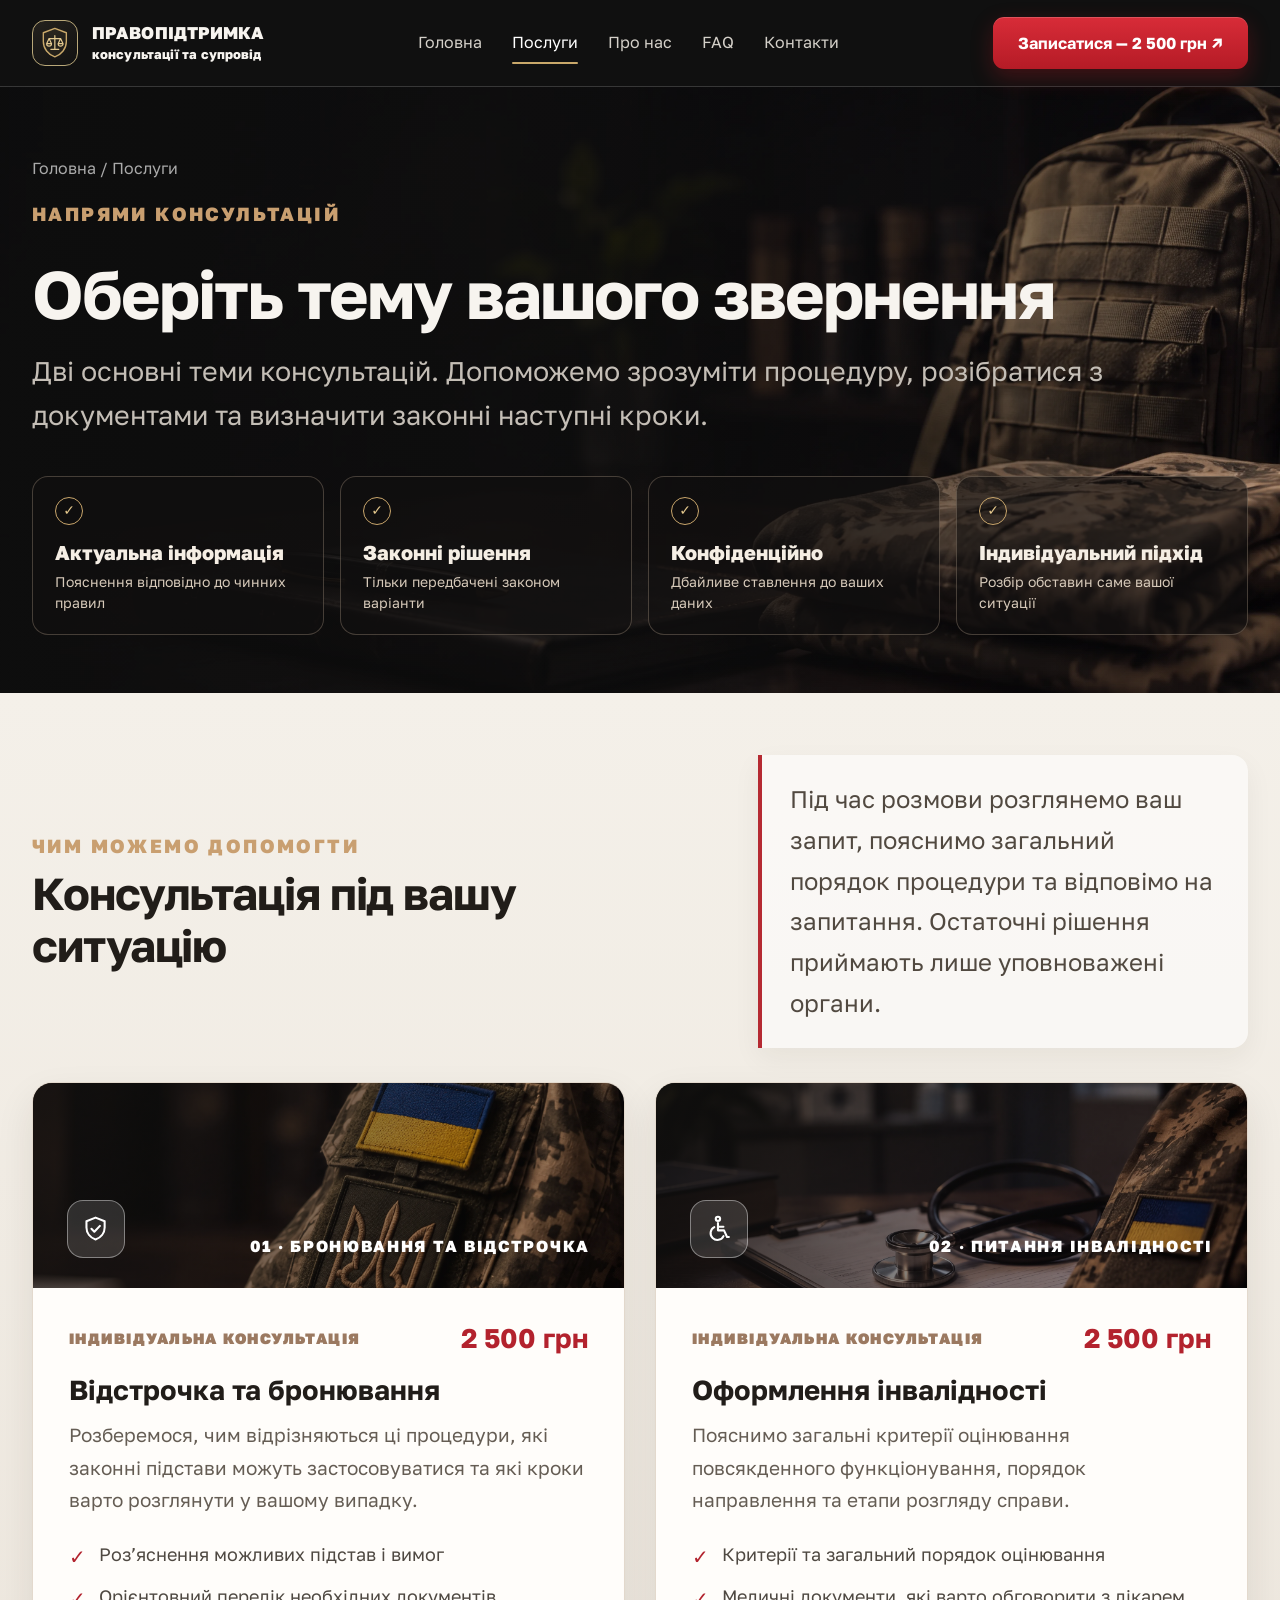
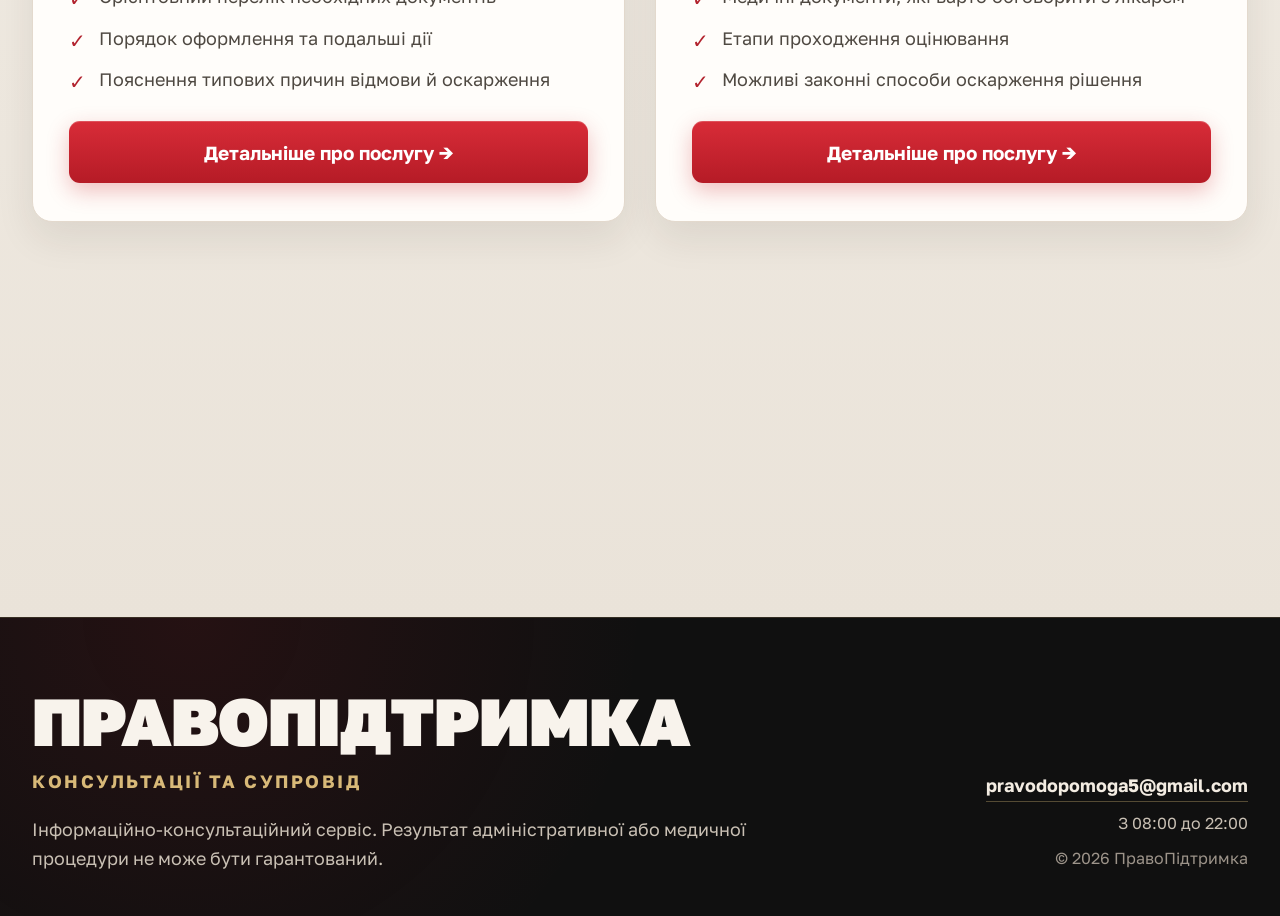
<file: services.html>
<!doctype html><html lang="uk"><head><meta charset="utf-8"><meta name="viewport" content="width=device-width,initial-scale=1"><title>Послуги — ПравоПідтримка</title><link rel="preconnect" href="https://fonts.googleapis.com"><link rel="preconnect" href="https://fonts.gstatic.com" crossorigin><link href="https://fonts.googleapis.com/css2?family=Golos+Text:wght@400;500;600;700;800&display=swap" rel="stylesheet"><meta name="theme-color" content="#111111"><link rel="stylesheet" href="styles.css"><script>document.documentElement.classList.add('js')</script></head><body>
<header class="topbar"><div class="wrap nav"><a class="brand" href="index.html"><span class="crest"><svg class="crest-svg" viewBox="0 0 40 44" aria-hidden="true"><path class="c-sh" d="M20 2l16 6v12c0 10-6.8 18.3-16 21.5C10.8 38.3 4 30 4 20V8l16-6z"/><path class="c-sc" d="M20 12v19M14.5 31h11M12 16h16M12 16l-3.4 7.2h6.8L12 16zM28 16l-3.4 7.2h6.8L28 16zM8.6 23.2a3.4 3.4 0 006.8 0M24.6 23.2a3.4 3.4 0 006.8 0"/></svg></span><span>ПРАВОПІДТРИМКА<br><small>консультації та супровід</small></span></a><button class="mobile-toggle">Меню</button><nav class="links"><a href="index.html">Головна</a><a class="active" href="services.html">Послуги</a><a href="about.html">Про нас</a><a href="faq.html">FAQ</a><a href="contacts.html">Контакти</a></nav><div class="nav-actions"><a class="btn" href="booking.html"><span class="bt">Записатися&nbsp;— 2&nbsp;500&nbsp;грн&nbsp;<span class="arr">↗</span></span></a></div></div></header>
<section class="page-head services-head"><div class="wrap"><div class="crumb">Головна / Послуги</div><span class="section-kicker">НАПРЯМИ КОНСУЛЬТАЦІЙ</span><h1>Оберіть тему вашого звернення</h1><p>Дві основні теми консультацій. Допоможемо зрозуміти процедуру, розібратися з документами та визначити законні наступні кроки.</p><div class="trust services-trust">
<span><b>Актуальна інформація</b><small>Пояснення відповідно до чинних правил</small></span>
<span><b>Законні рішення</b><small>Тільки передбачені законом варіанти</small></span>
<span><b>Конфіденційно</b><small>Дбайливе ставлення до ваших даних</small></span>
<span><b>Індивідуальний підхід</b><small>Розбір обставин саме вашої ситуації</small></span>
</div></div></section>
<main class="content services-content"><div class="wrap">
<div class="services-intro reveal"><div><span class="section-kicker">ЧИМ МОЖЕМО ДОПОМОГТИ</span><h2>Консультація під вашу ситуацію</h2></div><p>Під час розмови розглянемо ваш запит, пояснимо загальний порядок процедури та відповімо на запитання. Остаточні рішення приймають лише уповноважені органи.</p></div>
<div class="service-feature-grid">
<article class="service-feature reservation-feature reveal">
<div class="service-feature-visual"><span class="feature-icon"><svg class="si" viewBox="0 0 24 24" aria-hidden="true"><path d="M12 3l7.5 3v5.2c0 4.6-3.1 8.4-7.5 9.8-4.4-1.4-7.5-5.2-7.5-9.8V6L12 3z"/><path d="M8.6 12.2l2.4 2.4 4.6-4.8"/></svg></span><span class="feature-label">01 · БРОНЮВАННЯ ТА ВІДСТРОЧКА</span></div>
<div class="service-feature-body"><div class="feature-topline"><span>ІНДИВІДУАЛЬНА КОНСУЛЬТАЦІЯ</span><strong>2&nbsp;500&nbsp;грн</strong></div><h3>Відстрочка та бронювання</h3><p>Розберемося, чим відрізняються ці процедури, які законні підстави можуть застосовуватися та які кроки варто розглянути у вашому випадку.</p><ul><li>Роз’яснення можливих підстав і вимог</li><li>Орієнтовний перелік необхідних документів</li><li>Порядок оформлення та подальші дії</li><li>Пояснення типових причин відмови й оскарження</li></ul><a class="btn" href="service-reservation.html"><span class="bt">Детальніше про послугу&nbsp;<span class="arr">→</span></span></a></div>
</article>
<article class="service-feature disability-feature reveal">
<div class="service-feature-visual"><span class="feature-icon"><svg class="si" viewBox="0 0 24 24" aria-hidden="true"><circle cx="11.5" cy="4" r="1.8"/><path d="M11.5 7.5v6h5l2.5 5.5h1.5"/><path d="M11.5 10.5h4.5"/><path d="M8.5 10.8a5.6 5.6 0 107.6 7.4"/></svg></span><span class="feature-label">02 · ПИТАННЯ ІНВАЛІДНОСТІ</span></div>
<div class="service-feature-body"><div class="feature-topline"><span>ІНДИВІДУАЛЬНА КОНСУЛЬТАЦІЯ</span><strong>2&nbsp;500&nbsp;грн</strong></div><h3>Оформлення інвалідності</h3><p>Пояснимо загальні критерії оцінювання повсякденного функціонування, порядок направлення та етапи розгляду справи.</p><ul><li>Критерії та загальний порядок оцінювання</li><li>Медичні документи, які варто обговорити з лікарем</li><li>Етапи проходження оцінювання</li><li>Можливі законні способи оскарження рішення</li></ul><a class="btn" href="service-disability.html"><span class="bt">Детальніше про послугу&nbsp;<span class="arr">→</span></span></a></div>
</article>
</div>
<section class="service-price-panel reveal"><div><span class="section-kicker">ЄДИНА ВАРТІСТЬ</span><h2>2&nbsp;500&nbsp;грн <small>за консультацію</small></h2></div><div class="price-panel-points"><span>✓ Індивідуальний розбір ситуації</span><span>✓ Покрокове пояснення можливих дій</span><span>✓ Відповіді на запитання</span></div><a class="btn" href="booking.html"><span class="bt">Записатися на консультацію<span class="btn-price">&nbsp;— 2&nbsp;500&nbsp;грн</span>&nbsp;<span class="arr">→</span></span></a></section>
</div></main>
<footer class="footer"><div class="wrap footer-big"><div class="footer-brand"><strong>ПРАВОПІДТРИМКА</strong><span class="footer-sub">консультації та супровід</span><p>Інформаційно-консультаційний сервіс. Результат адміністративної або медичної процедури не може бути гарантований.</p></div><div class="footer-side"><a class="footer-mail" href="mailto:pravodopomoga5@gmail.com">pravodopomoga5@gmail.com</a><span class="footer-hours">З 08:00 до 22:00</span><div class="footer-copy">© 2026 ПравоПідтримка</div></div></div></footer><a class="mobile-bar" href="booking.html"><svg class="si" viewBox="0 0 24 24" aria-hidden="true"><rect x="3.5" y="5" width="17" height="15.5" rx="2.2"/><path d="M3.5 10h17M8 3v4M16 3v4"/></svg><span>Записатися&nbsp;— 2&nbsp;500&nbsp;грн</span><svg class="si" viewBox="0 0 24 24" aria-hidden="true"><path d="M5 12h14M13.5 6.5L19 12l-5.5 5.5"/></svg></a><script src="app.js"></script></body></html>
</file>
<file: styles.css>
:root{--ink:#171717;--panel:#222;--paper:#f4f0e9;--muted:#b9b5af;--red:#bd2631;--red2:#981d27;--line:rgba(255,255,255,.12);--max:1180px}
*{box-sizing:border-box}html{scroll-behavior:smooth}body{margin:0;background:#101010;color:#f8f6f2;font-family:"Golos Text",Arial,sans-serif;line-height:1.55}a{color:inherit;text-decoration:none}.wrap{width:min(var(--max),calc(100% - 40px));margin:auto}.topbar{border-bottom:1px solid var(--line);background:#151515;position:sticky;top:0;z-index:20}.nav{min-height:78px;display:flex;align-items:center;justify-content:space-between;gap:24px}.brand{display:flex;align-items:center;gap:12px;font-weight:800;font-size:14px;line-height:1.15}.crest{width:40px;height:40px;border:1px solid #b9a879;border-radius:12px;display:grid;place-items:center;color:#d9cba7;font-size:22px}.links{display:flex;align-items:center;gap:24px;color:#d4d0c9;font-size:13px}.links a:hover,.links a.active{color:white}.btn{display:inline-flex;align-items:center;justify-content:center;gap:10px;background:var(--red);color:white;border:0;border-radius:12px;padding:13px 20px;font:700 14px "Golos Text";cursor:pointer;transition:.2s}.btn:hover{background:var(--red2);transform:translateY(-1px)}.btn.outline{background:transparent;border:1px solid #777}.hero{padding:72px 0 66px;background:radial-gradient(circle at 78% 35%,#3d3832 0,transparent 35%),linear-gradient(110deg,#171717,#24211f 70%,#171717);overflow:hidden}.hero-grid{display:grid;grid-template-columns:1.12fr .88fr;align-items:center;gap:40px}.eyebrow{color:#d4b9a0;text-transform:uppercase;letter-spacing:2px;font-size:11px;font-weight:800}.hero h1{font-size:clamp(36px,5vw,62px);line-height:1.08;letter-spacing:-2px;margin:18px 0}.hero h1 em{font-style:normal;color:#e04a54}.lead{font-size:17px;color:#d1ccc4;max-width:600px}.hero-actions{display:flex;gap:12px;flex-wrap:wrap;margin-top:28px}.hero-art{min-height:360px;border-radius:24px;border:1px solid #514a42;background:linear-gradient(135deg,rgba(15,15,15,.15),rgba(15,15,15,.8)),url('https://images.unsplash.com/photo-1589829545856-d10d557cf95f?auto=format&fit=crop&w=1000&q=85') center/cover;position:relative;box-shadow:0 25px 70px #0008}.hero-art:after{content:"ПРАВО • ПРОЦЕДУРА • ПІДТРИМКА";position:absolute;bottom:22px;left:22px;font-size:11px;letter-spacing:2px;color:#eee;background:#151515bd;padding:10px 13px;border-radius:8px}.trust{display:flex;gap:22px;flex-wrap:wrap;margin-top:30px;color:#d1ccc4;font-size:12px}.trust span:before{content:"✓";color:#d5b77e;margin-right:8px;font-weight:800}.section{padding:68px 0}.section.paper{background:var(--paper);color:#1b1b1b}.section h2{font-size:34px;letter-spacing:-1px;margin:0 0 10px}.section-intro{color:#aaa;max-width:680px;margin:0 0 28px}.paper .section-intro{color:#68635d}.cards{display:grid;grid-template-columns:repeat(3,1fr);gap:16px}.card{background:#242424;border:1px solid var(--line);border-radius:18px;padding:25px}.paper .card{background:#fff;border:1px solid #e8e1d8;box-shadow:0 8px 24px #30271b0c}.icon{width:48px;height:48px;border-radius:14px;background:#3a2527;color:#f2a5a8;display:grid;place-items:center;font-size:23px;margin-bottom:18px}.paper .icon{background:#f8e9e7;color:#a9222d}.card h3{margin:0 0 8px;font-size:18px}.card p{margin:0;color:#bbb5ae;font-size:13px}.paper .card p{color:#69645e}.card a.more{display:inline-block;margin-top:17px;color:#e36b72;font-size:13px;font-weight:800}.paper .card a.more{color:#a9222d}.priceband{display:flex;align-items:center;justify-content:space-between;gap:20px;background:#202020;border-radius:18px;padding:24px 30px;margin-top:22px}.priceband strong{font-size:28px;color:#ed4e59}.priceband p{margin:0;color:#d1ccc4}.steps{display:grid;grid-template-columns:repeat(3,1fr);gap:14px;margin-top:26px}.step{padding:20px;background:#fff;border:1px solid #e6dfd6;border-radius:14px;color:#222}.step b{display:block;margin-bottom:5px}.step small{color:#706a63}.cta{padding:42px;border-radius:20px;background:linear-gradient(110deg,#272727,#151515);display:flex;justify-content:space-between;align-items:center;gap:24px}.cta p{color:#c5c0b8;margin:5px 0 0}.page-head{padding:48px 0 36px;background:linear-gradient(120deg,#242321,#151515)}.crumb{font-size:12px;color:#aaa;margin-bottom:14px}.page-head h1{font-size:clamp(34px,4vw,48px);margin:0 0 10px;letter-spacing:-1.5px}.page-head p{margin:0;color:#c4beb6;max-width:720px}.content{padding:48px 0 70px}.content-grid{display:grid;grid-template-columns:1fr 310px;gap:28px}.prose{color:#d7d2ca}.prose h2,.prose h3{color:white;margin-top:28px}.prose li{margin:8px 0}.sidebox{background:#242424;border:1px solid var(--line);border-radius:16px;padding:22px;height:max-content}.sidebox p{color:#bdb7af;font-size:13px}.service-row{display:grid;grid-template-columns:1fr auto;gap:20px;align-items:center;padding:24px;background:#242424;border:1px solid var(--line);border-radius:16px;margin:14px 0}.service-row h3{margin:0 0 8px}.service-row p{margin:0;color:#bbb;font-size:13px}.service-price{font-size:21px;font-weight:800;white-space:nowrap}.faq details{background:#242424;border:1px solid var(--line);border-radius:13px;padding:18px 20px;margin:10px 0}.faq summary{font-weight:700;cursor:pointer}.faq details p{color:#c4beb6;font-size:14px}.form-card{background:#f5f1eb;color:#171717;border-radius:18px;padding:28px;max-width:760px}.form-grid{display:grid;grid-template-columns:1fr 1fr;gap:14px}.field{display:flex;flex-direction:column;gap:6px}.field.full{grid-column:1/-1}.field label{font-size:12px;font-weight:800}.field input,.field select,.field textarea{width:100%;border:1px solid #ddd4ca;border-radius:9px;padding:13px;background:white;font:14px "Golos Text";color:#171717}.field textarea{min-height:110px;resize:vertical}.hint{font-size:11px;color:#746d64}.notice{font-size:12px;color:#625b54;background:#eae3d9;padding:13px;border-radius:9px;margin:16px 0}.form-card .btn{width:100%}.success{display:none;padding:18px;background:#e4f1e7;color:#1e5b32;border-radius:10px;margin-top:14px}.footer{border-top:1px solid var(--line);padding:36px 0;color:#aaa;font-size:12px}.footer-grid{display:flex;justify-content:space-between;gap:30px;flex-wrap:wrap}.footer strong{color:#eee}.footer p{max-width:650px}.mobile-toggle{display:none}
@media(max-width:800px){.links{display:none;position:absolute;top:78px;left:0;right:0;background:#171717;padding:20px;flex-direction:column;align-items:flex-start}.links.open{display:flex}.mobile-toggle{display:block;background:none;border:1px solid #555;color:white;padding:8px 12px;border-radius:8px}.nav>.btn{display:none}.hero-grid,.content-grid{grid-template-columns:1fr}.hero-art{min-height:250px}.cards{grid-template-columns:1fr}.steps{grid-template-columns:1fr}.cta{align-items:flex-start;flex-direction:column}.service-row{grid-template-columns:1fr}.form-grid{grid-template-columns:1fr}.field.full{grid-column:auto}.section{padding:48px 0}}


/* Reference-inspired visual refinement */
body{font-size:16px;line-height:1.65}
.brand{font-size:15px}
.brand small{font-size:11px}
.links{font-size:14px;gap:26px}
.btn{font-size:15px;padding:15px 22px;border-radius:11px}
.hero{padding:78px 0 72px;background:radial-gradient(circle at 78% 38%,#4b4037 0,transparent 38%),linear-gradient(110deg,#151515,#26221f 68%,#171717)}
.hero h1{font-size:clamp(40px,5.2vw,66px);line-height:1.1}
.lead{font-size:19px;line-height:1.6}
.eyebrow{font-size:13px;letter-spacing:2.2px}


.crest{position:relative;overflow:hidden}

.hero-art{min-height:390px;border-radius:18px;border:1px solid #6c6257;background-image:linear-gradient(135deg,rgba(12,12,12,.08),rgba(12,12,12,.7)),url('https://images.unsplash.com/photo-1589829545856-d10d557cf95f?auto=format&fit=crop&w=1100&q=90');box-shadow:0 25px 70px #0009}

.hero-art:after{content:"ПРАВО • ЗАКОН • ПІДТРИМКА";font-size:12px;letter-spacing:2px}
.section{padding:76px 0}
.section h2{font-size:38px;letter-spacing:-.8px}
.section-intro{font-size:17px;line-height:1.65}
.cards{grid-template-columns:repeat(2,minmax(0,1fr));gap:20px}
.card{padding:30px;border-radius:18px}
.card h3{font-size:21px;line-height:1.3}
.card p{font-size:16px;line-height:1.6}
.icon{width:56px;height:56px;font-size:27px;border-radius:16px}
.card a.more{font-size:15px}
.priceband{padding:27px 32px;border:1px solid #4d4140;background:linear-gradient(110deg,#202020,#171717);box-shadow:0 12px 30px #0003}
.priceband strong{font-size:34px}
.priceband p{font-size:15px;line-height:1.55}
.steps{gap:18px}
.step{padding:24px;font-size:16px}
.step b{font-size:17px}
.step small{font-size:14px;line-height:1.55}
.cta{padding:48px;border:1px solid #403b37;background:linear-gradient(110deg,#292624,#151515)}
.cta h2{font-size:36px}
.cta p{font-size:17px}
.page-head{padding:58px 0 46px;background:radial-gradient(circle at 80% 50%,#39332e 0,transparent 35%),linear-gradient(110deg,#252321,#151515)}
.crumb{font-size:14px}
.page-head h1{font-size:clamp(38px,4.5vw,54px)}
.page-head p{font-size:18px;line-height:1.6}
.content{padding:56px 0 78px}
.service-row{padding:28px 30px;border-radius:17px;background:linear-gradient(110deg,#292929,#202020)}
.service-row h3{font-size:22px;line-height:1.35}
.service-row p{font-size:16px;line-height:1.6}
.service-price{font-size:25px}
.sidebox{padding:26px}
.sidebox h3{font-size:22px}
.sidebox p{font-size:16px;line-height:1.7}
.prose{font-size:17px;line-height:1.75}
.prose h2{font-size:27px}
.prose li{margin:11px 0}
.faq details{padding:22px 24px}
.faq summary{font-size:17px}
.faq details p{font-size:16px;line-height:1.65}
.form-card{padding:32px}
.field label{font-size:14px}
.field input,.field select,.field textarea{font-size:16px;padding:15px}
.notice{font-size:14px;line-height:1.6;padding:16px}
.footer{font-size:14px;line-height:1.65}
.footer strong{font-size:16px}
@media(max-width:800px){
 .hero{padding:54px 0}
 .hero h1{font-size:42px}
 .lead{font-size:17px}
 .section{padding:54px 0}
 .section h2{font-size:31px}
 .cards{grid-template-columns:1fr}
 .card{padding:25px}
 .service-row h3{font-size:20px}
 .page-head h1{font-size:38px}
 .page-head p{font-size:16px}
 .priceband{align-items:flex-start;flex-direction:column}
 .priceband strong{font-size:31px}
}


/* Full-width layout, larger typography and new reference-inspired photography */
:root{--max:100%}
.wrap{width:calc(100% - 64px);max-width:none;margin-left:auto;margin-right:auto}
body{font-size:18px;line-height:1.7}
.topbar{width:100%}
.nav{min-height:86px}
.brand{font-size:17px;gap:14px}
.brand small{font-size:13px}
.crest{width:46px;height:46px;font-size:25px;border-radius:13px}
.links{font-size:15px;gap:30px}
.btn{font-size:16px;padding:16px 25px}
.hero{padding:76px 0 74px}
.hero-grid{grid-template-columns:1.02fr .98fr;gap:46px}
.hero h1{font-size:clamp(44px,5vw,76px);line-height:1.08}
.lead{font-size:21px;line-height:1.65;max-width:760px}
.eyebrow{font-size:14px}
.hero-art{min-height:460px;border-radius:20px;background-image:linear-gradient(100deg,rgba(10,10,10,.02),rgba(10,10,10,.2)),url('assets/hero-legal-office.jpg');background-size:cover;background-position:65% center}
.hero-art:after{content:"ПРАВО • ПРОЦЕДУРА • ПІДТРИМКА";font-size:13px;letter-spacing:2px}
.trust{font-size:14px;gap:25px}
.section{padding:84px 0}
.section h2{font-size:42px;line-height:1.2}
.section-intro{font-size:19px;max-width:900px;line-height:1.65}
.cards{grid-template-columns:repeat(2,minmax(0,1fr));gap:24px}
.card{padding:34px}
.card h3{font-size:24px}
.card p{font-size:18px;line-height:1.65}
.icon{width:62px;height:62px;font-size:30px}
.card a.more{font-size:17px}
.priceband{min-height:170px;padding:30px 36px;border:1px solid #51413e;background-image:linear-gradient(90deg,#171717 0%,rgba(23,23,23,.98) 42%,rgba(23,23,23,.35) 100%),url('assets/price-desk.jpg');background-size:cover;background-position:center 57%;border-radius:18px}
.priceband strong{font-size:42px}
.priceband p{font-size:17px;line-height:1.6}
.steps{gap:20px}
.step{padding:27px;font-size:18px}
.step b{font-size:19px}
.step small{font-size:16px;line-height:1.6}
.cta{min-height:270px;padding:48px 52px;border:1px solid #403b37;background-image:linear-gradient(90deg,rgba(18,18,18,.08) 0%,rgba(18,18,18,.65) 38%,rgba(18,18,18,.96) 62%,#151515 100%),url('assets/consultation-office.jpg');background-size:cover;background-position:left center}
.cta h2{font-size:40px}
.cta p{font-size:19px}
.page-head{padding:66px 0 54px}
.crumb{font-size:15px}
.page-head h1{font-size:clamp(42px,4.5vw,60px)}
.page-head p{font-size:20px;line-height:1.65;max-width:900px}
.content{padding:62px 0 86px}
.content-grid{grid-template-columns:minmax(0,1fr) 360px;gap:36px}
.prose{font-size:19px;line-height:1.8}
.prose h2{font-size:31px}
.prose h3{font-size:25px}
.prose li{margin:12px 0}
.sidebox{padding:30px}
.sidebox h3{font-size:24px}
.sidebox p{font-size:17px;line-height:1.7}
.service-row{padding:32px 36px;gap:28px}
.service-row h3{font-size:25px}
.service-row p{font-size:18px;line-height:1.65}
.service-price{font-size:29px}
.faq details{padding:25px 28px}
.faq summary{font-size:19px}
.faq details p{font-size:18px;line-height:1.7}
.form-card{padding:36px;max-width:900px}
.field label{font-size:16px}
.field input,.field select,.field textarea{font-size:18px;padding:16px}
.hint,.notice{font-size:15px;line-height:1.65}
.footer{font-size:16px;line-height:1.7;padding:42px 0}
.footer strong{font-size:18px}
@media(max-width:900px){
 .wrap{width:calc(100% - 36px)}
 .hero-grid{grid-template-columns:1fr;gap:28px}
 .hero-art{min-height:320px}
 .content-grid{grid-template-columns:1fr}
 .hero h1{font-size:clamp(38px,8vw,54px)}
 .lead{font-size:18px}
 .section{padding:58px 0}
 .section h2{font-size:34px}
 .cards{grid-template-columns:1fr}
 .priceband{align-items:flex-start;flex-direction:column;background-position:center}
 .cta{background-position:30% center;padding:34px}
 .cta h2{font-size:32px}
}
@media(max-width:560px){
 .wrap{width:calc(100% - 28px)}
 .nav{min-height:70px}
 .brand{font-size:14px}
 .brand small{font-size:11px}
 .crest{width:38px;height:38px}
 .hero{padding:46px 0}
 .hero h1{font-size:38px;letter-spacing:-1px}
 .hero-art{min-height:250px}
 .trust{gap:12px;font-size:12px}
 .section h2{font-size:30px}
 .card{padding:24px}
 .card h3{font-size:21px}
 .card p{font-size:16px}
 .priceband strong{font-size:35px}
 .step{padding:20px}
 .page-head{padding:42px 0 34px}
 .page-head h1{font-size:36px}
 .page-head p{font-size:17px}
 .service-row{padding:24px}
 .service-row h3{font-size:21px}
 .service-row p{font-size:16px}
 .form-card{padding:22px}
 .cta{padding:25px;min-height:230px}
 .cta h2{font-size:28px}
 .cta p{font-size:16px}
}


/* Harmonized, reference-inspired photo treatment */
:root{
  --paper:#f3eee7;
  --red:#c51f2b;
  --red2:#9f1721;
}
body{background:#111;color:#f7f4ef}
.topbar{background:rgba(17,17,17,.97);border-bottom:1px solid rgba(255,255,255,.16)}
.brand{letter-spacing:.1px}
.crest{border:1px solid #b9a879;color:#e3c78f;background:linear-gradient(145deg,#24211d,#111)}
.hero{
  min-height:600px;
  padding:82px 0 72px;
  background:
    linear-gradient(90deg,rgba(12,12,12,.97) 0%,rgba(12,12,12,.88) 42%,rgba(12,12,12,.16) 100%),
    url('assets/hero-consultation.jpg') center 44%/cover no-repeat;
}
.hero-grid{display:block}
.hero-grid>div:first-child{max-width:61%;position:relative;z-index:1}
.hero-art{display:none}
.hero h1{font-size:clamp(42px,5.2vw,72px);max-width:900px;line-height:1.08;letter-spacing:-1.8px}
.hero h1 em{color:#e3313b}
.lead{font-size:21px;max-width:670px;color:#e0dbd4}
.hero-actions .btn:first-child{font-size:18px;padding:18px 28px;box-shadow:0 10px 26px rgba(190,27,39,.22)}
.trust{gap:18px 28px;font-size:15px;margin-top:32px}
.trust span:before{content:"✓";display:inline-grid;place-items:center;width:22px;height:22px;border:1.5px solid #d8b978;border-radius:50%;color:#e5c98e;margin-right:9px}
.section.paper{background:linear-gradient(180deg,#f5f1eb,#eee8df);color:#171717}
.section.paper h2,.section:not(.paper) h2{font-size:clamp(34px,3.5vw,46px)}
.paper .card{background:rgba(255,255,255,.9);border:1px solid #e7ded3;box-shadow:0 10px 28px rgba(40,28,18,.09)}
.paper .card:hover{transform:translateY(-3px);transition:.2s}
.paper .icon{background:#f0e9df;color:#222;border:1px solid #e7ded3}
.priceband{
  background:
    linear-gradient(90deg,rgba(17,17,17,.98) 0%,rgba(17,17,17,.92) 52%,rgba(17,17,17,.25) 100%),
    url('assets/price-desk.jpg') center/cover no-repeat;
  color:#fff;
}
.priceband>div p{font-size:18px;font-weight:700;color:#f7f2ec;margin-bottom:5px}
.priceband strong{font-size:clamp(36px,4vw,48px);color:#e52c36;line-height:1.1}
.priceband>p{font-size:17px;line-height:1.75;color:#f3eee7}
.priceband .btn{white-space:nowrap}
.steps .step{background:#fffdfa;border-color:#e8dfd5;box-shadow:0 7px 20px rgba(35,25,18,.06)}
.step b{font-size:18px}
.step small{font-size:15px;line-height:1.65}
.cta{
  background:
    linear-gradient(90deg,rgba(13,13,13,.08) 0%,rgba(13,13,13,.45) 38%,rgba(13,13,13,.95) 64%,#111 100%),
    url('assets/consultation-office.jpg') left center/cover no-repeat;
  border:1px solid #3b3530;
  box-shadow:0 18px 42px rgba(0,0,0,.2);
}
.cta h2{font-size:clamp(30px,3.3vw,42px)}
.cta p{font-size:18px;line-height:1.6}
.footer{background:#101010}

/* Booking page: warm photographic header and balanced cream form panels */
.booking-head{
  min-height:280px;
  display:flex;
  align-items:center;
  background:
    linear-gradient(90deg,rgba(13,13,13,.94) 0%,rgba(13,13,13,.82) 46%,rgba(13,13,13,.28) 100%),
    url('assets/hq/booking-office-4k.webp') center 54%/cover no-repeat;
  border-bottom:1px solid rgba(255,255,255,.1);
}
.booking-head h1{font-size:clamp(40px,4.8vw,60px);color:#fff}
.booking-head p{font-size:20px;color:#eee7de}
.booking-content{
  padding:64px 0 88px;
  background:
    linear-gradient(115deg,rgba(20,19,18,.97),rgba(28,25,22,.93)),
    url('assets/hq/booking-office-4k.webp') center/cover no-repeat;
}
.booking-content .content-grid{
  grid-template-columns:minmax(0,1.5fr) minmax(280px,.72fr);
  align-items:start;
  gap:30px;
}
.booking-page .form-card{
  max-width:none;
  padding:clamp(24px,3.2vw,42px);
  border-radius:20px;
  background:linear-gradient(145deg,#fffdf9,#f0e9df);
  border:1px solid #e5dbce;
  box-shadow:0 22px 60px rgba(0,0,0,.28);
}
.booking-page .form-grid{gap:19px 18px}
.booking-page .field{gap:9px}
.booking-page .field label{font-size:16px;color:#25211e}
.booking-page .field input,
.booking-page .field select,
.booking-page .field textarea{
  min-height:56px;
  padding:16px 17px;
  border:1px solid #d9cfc3;
  border-radius:11px;
  background:#fff;
  color:#201d1a;
  font:500 16px "Golos Text",Arial,sans-serif;
  box-shadow:inset 0 1px 2px rgba(0,0,0,.025);
}
.booking-page .field textarea{min-height:120px}
.booking-page .field input:focus,
.booking-page .field select:focus,
.booking-page .field textarea:focus{
  outline:2px solid rgba(190,31,43,.22);
  border-color:#bd2631;
}
.booking-page .notice{
  padding:16px 18px;
  margin:20px 0;
  border:1px solid #e4d8c9;
  border-radius:11px;
  background:#eee5d9;
  color:#5d554d;
  font-size:14px;
}
.booking-page .form-card>.btn{
  min-height:58px;
  border-radius:11px;
  font-size:17px;
  letter-spacing:.1px;
  box-shadow:0 8px 18px rgba(170,25,37,.18);
}
.booking-page .sidebox.booking-summary{
  height:auto;
  padding:30px;
  border-radius:20px;
  background:linear-gradient(145deg,#fffdf9,#eee7de);
  border:1px solid #e6dbce;
  color:#211e1b;
  box-shadow:0 22px 60px rgba(0,0,0,.24);
}
.booking-summary .summary-kicker{
  color:#a7222d;
  font-size:12px;
  font-weight:800;
  letter-spacing:1.5px;
  margin-bottom:8px;
}
.booking-summary h3{font-size:25px;margin:0 0 23px;color:#171513}
.booking-summary .summary-row{
  display:flex;align-items:center;gap:15px;
  padding:17px 0;border-bottom:1px solid #e5dbcf;
}
.booking-summary .summary-icon{
  width:48px;height:48px;flex:0 0 48px;
  display:grid;place-items:center;
  border-radius:13px;background:#f7e7e4;color:#ad1e29;
  font-size:25px;font-weight:800;
}
.booking-summary .summary-row b{display:block;font-size:17px;color:#27221e}
.booking-summary .summary-row small{display:block;font-size:15px;color:#6c6259;margin-top:2px}
.booking-summary .summary-row .summary-price{font-size:22px;font-weight:800;color:#b71f2b}
.booking-summary .summary-note{
  margin-top:22px;padding:16px;
  background:#f2ebe2;border-radius:12px;
  color:#655c53;font-size:14px;line-height:1.65;
}
.booking-page .success{
  border:1px solid #b9d8bf;
  font-size:15px;
}
@media(max-width:900px){
  .hero{min-height:0;background-position:62% center}
  .hero-grid>div:first-child{max-width:78%}
  .booking-content .content-grid{grid-template-columns:1fr}
  .booking-summary{order:-1}
}
@media(max-width:600px){
  .hero{padding:54px 0 48px;background-position:66% center}
  .hero-grid>div:first-child{max-width:100%}
  .hero h1{font-size:39px}
  .lead{font-size:17px}
  .trust{font-size:12px;gap:12px}
  .hero-actions .btn:first-child{font-size:15px;padding:15px 17px}
  .booking-head{min-height:230px;background-position:60% center}
  .booking-head p{font-size:17px}
  .booking-content{padding:34px 0 55px}
  .booking-page .form-card{padding:22px}
  .booking-page .field input,.booking-page .field select,.booking-page .field textarea{font-size:15px}
  .booking-summary h3{font-size:22px}
}


/* V6 refinement: stronger homepage hierarchy, fuller service cards and balanced pages */
.trust{
  display:grid;
  grid-template-columns:repeat(4,minmax(0,1fr));
  gap:16px;
  max-width:1080px;
  margin-top:34px;
}
.trust span{
  display:block;
  min-height:74px;
  padding:14px 16px;
  border:1px solid rgba(224,201,158,.22);
  border-radius:12px;
  background:rgba(18,17,16,.56);
  color:#f5eee4;
  font-size:16px;
  line-height:1.35;
}
.trust span:before{margin-bottom:8px}
.trust span b{display:block;font-size:17px;font-weight:800}
.trust span small{display:block;margin-top:5px;color:#c9c0b4;font-size:13px;line-height:1.45}
.home-service-cards{grid-template-columns:repeat(2,minmax(0,1fr));gap:24px;margin-top:34px}
.home-service-card{padding:30px 32px 28px;min-height:340px;display:flex;flex-direction:column}
.service-card-top{display:flex;align-items:center;justify-content:space-between;margin-bottom:8px}
.service-card-top .icon{margin:0;width:58px;height:58px;font-size:28px}
.service-number{font-size:12px;letter-spacing:1.4px;font-weight:800;color:#a69a8a}
.home-service-card h3{font-size:25px;margin:18px 0 10px;color:#211d19}
.home-service-card p{font-size:16px;line-height:1.65;color:#655e56}
.service-points{list-style:none;padding:0;margin:17px 0 20px;display:grid;gap:9px}
.service-points li{position:relative;padding-left:25px;color:#514a43;font-size:15px;line-height:1.5}
.service-points li:before{content:"✓";position:absolute;left:0;top:0;color:#ae202b;font-weight:900}
.home-service-card .more{display:flex;justify-content:space-between;align-items:center;margin-top:auto;padding-top:16px;border-top:1px solid #e9e0d6;font-size:15px}
.home-service-card .more span{font-size:21px}
.priceband{min-height:150px;margin-top:28px;padding:28px 34px;gap:26px}
.priceband .btn{font-size:17px;padding:18px 27px}
.section-heading{max-width:780px;margin-bottom:32px}
.section-kicker{display:inline-block;color:#c99f70;font-size:12px;font-weight:900;letter-spacing:2px;margin-bottom:9px}
.section-heading .section-intro{font-size:18px;max-width:740px;line-height:1.65}
.process-section{padding-top:84px;padding-bottom:84px}
.process-section h2{margin-bottom:8px}
.process-section .steps{gap:20px;margin-top:34px}
.process-section .step{position:relative;min-height:220px;padding:30px 28px 27px;border-radius:18px;border:1px solid #e7ddd1;box-shadow:0 12px 28px rgba(25,18,12,.07)}
.step-index{display:grid;place-items:center;width:48px;height:48px;border-radius:50%;background:#f6e7e3;color:#a51e2a;font-size:18px;font-weight:900;margin-bottom:22px}
.process-section .step b{font-size:21px;line-height:1.35;margin-bottom:10px}
.process-section .step small{font-size:16px;line-height:1.65;color:#6b6259}
.process-note{display:flex;align-items:center;gap:18px;margin-top:22px;padding:20px 24px;border-radius:15px;background:#f3eee7;border:1px solid #e6ddd2}
.process-note>span{display:grid;place-items:center;width:48px;height:48px;border-radius:13px;background:#f7e2df;color:#ad202b;font-size:26px;font-weight:900}
.process-note b{display:block;font-size:17px;color:#25211d}
.process-note small{display:block;font-size:14px;color:#70675e;margin-top:3px}
.process-note .text-link{margin-left:auto;color:#a51e2a;font-weight:800;white-space:nowrap}
.cta-section{padding-top:28px;padding-bottom:82px}
.cta{min-height:300px;padding:48px 52px}
.cta-copy{max-width:580px}
.cta .section-kicker{color:#e2bd8d}
.cta h2{font-size:clamp(38px,4vw,52px);margin:0 0 8px}
.cta p{font-size:18px;max-width:540px}
.cta-price{display:grid;grid-template-columns:auto auto;align-items:baseline;gap:2px 14px;margin-top:20px}
.cta-price small{grid-column:1/-1;color:#d2c7b9;font-size:14px}
.cta-price strong{color:#f0525b;font-size:34px;line-height:1.2}
.cta-price span{font-size:14px;color:#ded5ca}
.cta .cta-button{font-size:18px;padding:21px 30px;min-height:66px;white-space:nowrap;box-shadow:0 12px 30px rgba(180,25,36,.28)}
.cta-button span{margin-left:8px;font-size:21px}
.booking-page .content-grid{grid-template-columns:minmax(0,1.45fr) minmax(330px,.85fr);align-items:stretch;gap:32px}
.booking-page .form-card{display:flex;flex-direction:column;justify-content:center}
.booking-summary{display:flex;flex-direction:column}
.booking-summary .summary-row:last-of-type{border-bottom:0}
.booking-summary .summary-includes{margin-top:22px;padding:20px 20px 18px;border-radius:14px;background:#f7f1e9}
.booking-summary .summary-includes>b{font-size:17px;color:#29231e}
.booking-summary .summary-includes ul{list-style:none;padding:0;margin:13px 0 0;display:grid;gap:11px}
.booking-summary .summary-includes li{position:relative;padding-left:24px;color:#62594f;font-size:14px;line-height:1.5}
.booking-summary .summary-includes li:before{content:"✓";position:absolute;left:0;color:#a9212c;font-weight:900}
.booking-summary .summary-note{margin-top:auto}
.contact-cards{grid-template-columns:repeat(3,minmax(0,1fr));gap:22px;align-items:stretch}
.contact-cards .card{min-height:220px;padding:30px;display:flex;flex-direction:column}
.contact-cards .card h3{font-size:22px;margin-bottom:12px}
.contact-cards .card p{font-size:16px;line-height:1.7}
.contact-cards .icon{width:58px;height:58px;font-size:27px}
.contact-cards .hint{display:inline-block;margin-top:7px;font-size:13px;line-height:1.5}

/* Services page */
.services-head{padding:68px 0 58px;background:radial-gradient(circle at 82% 25%,rgba(143,104,71,.2),transparent 35%),linear-gradient(120deg,#262321,#111)}
.services-head h1{max-width:850px;font-size:clamp(42px,5vw,62px);line-height:1.1}
.services-head p{max-width:800px;font-size:19px;line-height:1.65}
.services-head-meta{display:flex;flex-wrap:wrap;gap:12px;margin-top:25px}
.services-head-meta span{padding:10px 15px;border:1px solid rgba(220,190,150,.25);border-radius:999px;color:#e8dfd3;background:#ffffff08;font-size:14px}
.services-content{background:linear-gradient(180deg,#f4f0e9,#eae3d9);color:#211d19;padding:62px 0 78px}
.services-intro{display:flex;align-items:end;justify-content:space-between;gap:35px;margin-bottom:30px}
.services-intro h2{font-size:clamp(30px,3.3vw,42px);line-height:1.15;margin:0;color:#211d19}
.services-intro>p{max-width:530px;margin:0;color:#6a6259;font-size:16px;line-height:1.7}
.service-feature-grid{display:grid;grid-template-columns:repeat(2,minmax(0,1fr));gap:24px}
.service-feature{overflow:hidden;border-radius:20px;background:#fffdfa;border:1px solid #e3d9cd;box-shadow:0 16px 38px rgba(43,32,22,.09)}
.service-feature-visual{min-height:170px;padding:25px 28px;display:flex;align-items:flex-end;justify-content:space-between;background:linear-gradient(110deg,rgba(18,17,16,.9),rgba(18,17,16,.25)),url('assets/price-desk.jpg') center/cover}
.disability-feature .service-feature-visual{background:linear-gradient(110deg,rgba(18,17,16,.9),rgba(18,17,16,.25)),url('assets/consultation-office.jpg') center/cover}
.feature-icon{display:grid;place-items:center;width:58px;height:58px;border-radius:16px;background:#fff2;color:#fff;border:1px solid #ffffff66;font-size:30px}
.feature-label{font-size:12px;font-weight:900;letter-spacing:1.4px;color:#fff;text-align:right}
.service-feature-body{padding:28px 30px 32px}
.feature-topline{display:flex;justify-content:space-between;gap:10px;align-items:center;color:#9b7960;font-size:11px;letter-spacing:1.2px;font-weight:900}
.feature-topline strong{font-size:20px;letter-spacing:0;color:#b3222d;white-space:nowrap}
.service-feature h3{font-size:27px;line-height:1.25;margin:15px 0 10px;color:#211d19}
.service-feature-body>p{font-size:15px;line-height:1.7;color:#655d54;margin:0}
.service-feature ul{list-style:none;padding:0;margin:20px 0 25px;display:grid;gap:11px}
.service-feature li{position:relative;padding-left:26px;font-size:14px;line-height:1.55;color:#4f4942}
.service-feature li:before{content:"✓";position:absolute;left:0;color:#b2222d;font-weight:900}
.service-feature .btn{font-size:15px;padding:15px 19px}
.service-price-panel{display:grid;grid-template-columns:1fr 1fr auto;align-items:center;gap:28px;margin-top:28px;padding:30px 34px;border-radius:18px;background:linear-gradient(110deg,#1b1b1b,#292522);color:#fff;box-shadow:0 15px 34px rgba(0,0,0,.15)}
.service-price-panel .section-kicker{margin:0;color:#d8b77e}
.service-price-panel h2{font-size:38px;color:#f04b55;margin:5px 0}
.service-price-panel h2 small{font-size:15px;color:#f1e8dc;font-weight:600}
.service-price-panel p{font-size:14px;color:#d5ccc1;margin:0}
.price-panel-points{display:grid;gap:9px}
.price-panel-points span{font-size:14px;color:#e8e0d7}
.price-panel-points span:first-letter{color:#f0525b}
.service-price-panel .btn{white-space:nowrap}
.services-disclaimer{margin-top:22px;padding:18px 20px;border:1px solid #ded3c6;border-radius:12px;color:#6c6258;background:#eee7de;font-size:14px;line-height:1.65}
@media(max-width:900px){
 .trust{grid-template-columns:repeat(2,minmax(0,1fr))}
 .booking-page .content-grid{grid-template-columns:1fr}
 .booking-summary{order:-1}
 .service-price-panel{grid-template-columns:1fr 1fr}
 .service-price-panel .btn{grid-column:1/-1;justify-self:start}
}
@media(max-width:700px){
 .trust{grid-template-columns:1fr 1fr;gap:10px}
 .trust span{padding:12px;font-size:14px;min-height:80px}
 .trust span b{font-size:15px}
 .trust span small{font-size:12px}
 .home-service-cards,.service-feature-grid,.contact-cards{grid-template-columns:1fr}
 .home-service-card{min-height:0;padding:24px}
 .process-section .steps{grid-template-columns:1fr}
 .process-section .step{min-height:0}
 .process-note{align-items:flex-start;flex-wrap:wrap}
 .process-note .text-link{margin-left:66px}
 .cta{padding:30px 25px;min-height:0;align-items:flex-start;flex-direction:column}
 .cta .cta-button{white-space:normal;width:100%;justify-content:center;text-align:center}
 .cta-price{grid-template-columns:1fr}
 .cta-price small{grid-column:auto}
 .cta-price span{margin-top:3px}
 .services-intro{display:block}
 .services-intro>p{margin-top:14px}
 .services-head{padding:50px 0 42px}
 .services-head-meta{gap:8px}
 .services-head-meta span{font-size:12px}
 .service-feature-visual{min-height:140px}
 .service-feature-body{padding:23px}
 .service-feature h3{font-size:24px}
 .service-price-panel{grid-template-columns:1fr;padding:25px}
 .service-price-panel .btn{grid-column:auto;width:100%;text-align:center}
 .contact-cards .card{min-height:0}
}


/* V7: fuller layouts, stronger typography and modern inner pages */
.nav{gap:30px}
.links{font-size:16px;gap:clamp(22px,2.2vw,38px)}
.links a{padding:9px 0;white-space:nowrap}
.nav>.btn{font-size:16px;padding:17px 27px;white-space:nowrap}
.hero{min-height:0;padding:66px 0 58px}
.hero-grid>div:first-child{max-width:72%;margin:auto 0}
.hero h1{max-width:1050px;font-size:clamp(46px,5.1vw,78px)}
.lead{max-width:820px;font-size:22px}
.trust{width:min(100%,1180px);max-width:none;grid-template-columns:repeat(4,minmax(0,1fr));gap:16px;margin-top:38px}
.trust span{min-height:112px;padding:18px 18px 16px;font-size:16px}
.trust span b{font-size:18px;line-height:1.35}
.trust span small{font-size:14px;line-height:1.55}
.help-intro{text-align:center;max-width:1080px;margin:0 auto 42px}
.help-intro .section-kicker{color:#a57b54}
.help-intro h2{margin:0 auto 16px;font-size:clamp(40px,4vw,54px)}
.help-intro .section-intro{max-width:1000px;margin:0 auto;font-size:21px;line-height:1.75}
.home-service-cards{align-items:stretch;gap:28px;margin-top:0}
.home-service-card{min-height:440px;padding:38px 40px 34px}
.home-service-card h3{font-size:clamp(27px,2.4vw,34px);line-height:1.25;margin:23px 0 14px}
.home-service-card p{font-size:19px;line-height:1.75}
.service-card-top .icon{width:68px;height:68px;font-size:32px}
.service-number{font-size:14px;letter-spacing:1.6px}
.service-points{gap:13px;margin:22px 0 25px}
.service-points li{font-size:17px;line-height:1.65;padding-left:29px}
.home-service-card .more{font-size:18px;padding-top:20px}
.home-service-card .more span{font-size:25px}
.priceband{margin-top:34px;min-height:178px;padding:32px 42px}
.priceband .btn{font-size:19px;padding:20px 34px}
.process-section{padding-top:94px;padding-bottom:96px}
.section-heading{max-width:1050px;margin:0 auto 40px;text-align:center}
.section-heading h2{font-size:clamp(40px,4vw,54px)}
.section-heading .section-intro{max-width:100%;font-size:21px;line-height:1.7}
.process-section .steps{gap:24px;margin-top:0}
.process-section .step{min-height:285px;padding:34px 32px 32px;border-radius:20px}
.step-index{width:62px;height:62px;font-size:22px;margin-bottom:28px}
.process-section .step b{font-size:24px;line-height:1.35;margin-bottom:14px}
.process-section .step small{font-size:18px;line-height:1.75}
.cta{min-height:320px;padding:52px 58px}
.cta .cta-button{font-size:20px;padding:23px 34px;min-height:76px}
.cta-price strong{font-size:40px}
.footer-grid>div:first-child{max-width:650px}
.footer-grid>div:nth-child(2){display:none}

/* Service cards occupy their available space with clear, large actions */
.service-feature-grid{align-items:stretch;gap:30px}
.service-feature{display:flex;flex-direction:column}
.service-feature-visual{min-height:205px;padding:30px 34px}
.service-feature-body{padding:34px 36px 38px;display:flex;flex-direction:column;flex:1}
.service-feature h3{font-size:clamp(30px,2.6vw,38px);line-height:1.2}
.service-feature-body>p{font-size:18px;line-height:1.8}
.service-feature ul{gap:14px;margin:25px 0 30px}
.service-feature li{font-size:17px;line-height:1.7;padding-left:30px}
.service-feature .btn{width:100%;min-height:64px;margin-top:auto;font-size:18px;padding:19px 24px}
.service-price-panel{grid-template-columns:1fr 1fr auto;gap:34px;padding:34px 40px}
.service-price-panel .btn{font-size:18px;padding:20px 25px;min-height:64px}
.services-head h1{max-width:1100px;font-size:clamp(48px,5vw,68px)}
.services-head p{font-size:21px;max-width:1050px}
.services-head-meta span{font-size:15px;padding:12px 18px}

/* Booking summary: more readable, visually balanced with the form */
.booking-content .content-grid{grid-template-columns:minmax(0,1.55fr) minmax(330px,.72fr);gap:34px}
.booking-page .sidebox.booking-summary{padding:34px 32px}
.booking-summary h3{font-size:29px;margin-bottom:26px}
.booking-summary .summary-row{padding:21px 0;gap:18px}
.booking-summary .summary-icon{width:54px;height:54px;flex-basis:54px;font-size:28px}
.booking-summary .summary-row b{font-size:19px}
.booking-summary .summary-row small{font-size:17px}
.booking-summary .summary-row .summary-price{font-size:27px}
.booking-summary .summary-includes{margin-top:24px;padding:23px}
.booking-summary .summary-includes>b{font-size:20px}
.booking-summary .summary-includes ul{gap:14px}
.booking-summary .summary-includes li{font-size:16px;line-height:1.65}
.booking-summary .summary-note{font-size:16px;line-height:1.7;padding:19px}

/* About page */
.about-head{background:linear-gradient(90deg,rgba(15,15,15,.96),rgba(15,15,15,.68)),url('assets/consultation-office.jpg') center/cover}
.about-head h1,.faq-head h1,.contacts-head h1{max-width:1100px}
.about-content{background:linear-gradient(180deg,#f4efe8,#eae3da);color:#211d19;padding-top:68px}
.about-lead{display:grid;grid-template-columns:1fr 1fr;gap:48px;align-items:center}
.about-photo{min-height:440px;border-radius:22px;background:linear-gradient(0deg,rgba(0,0,0,.15),rgba(0,0,0,.02)),url('assets/consultation-office.jpg') center/cover;box-shadow:0 22px 50px rgba(36,25,15,.16)}
.about-lead-copy{padding:24px 0}
.about-lead-copy .section-kicker,.about-section-title .section-kicker,.about-scope .section-kicker{color:#a57b54}
.about-lead-copy h2,.about-section-title h2,.about-scope h2{font-size:clamp(34px,3.2vw,46px);line-height:1.2;color:#211d19;margin:0 0 18px}
.about-lead-copy p,.about-scope p{font-size:18px;line-height:1.8;color:#62594f;margin:0 0 26px}
.about-principles{padding:88px 0 76px}
.about-section-title{text-align:center;max-width:850px;margin:0 auto 38px}
.about-section-title p{font-size:18px;line-height:1.7;color:#6b6258}
.principle-grid{display:grid;grid-template-columns:repeat(4,minmax(0,1fr));gap:20px}
.principle-card{position:relative;min-height:270px;padding:30px 26px;border-radius:18px;background:#fffdfa;border:1px solid #e4dacf;box-shadow:0 12px 30px rgba(35,25,18,.06)}
.principle-card>span{position:absolute;right:22px;top:20px;color:#b9a38b;font-size:14px;font-weight:900;letter-spacing:1px}
.principle-icon{width:58px;height:58px;display:grid;place-items:center;border-radius:16px;background:#f5e8e3;color:#a9212b;font-size:28px;margin-bottom:25px}
.principle-card h3{font-size:21px;color:#211d19;margin:0 0 10px}
.principle-card p{font-size:16px;line-height:1.7;color:#6a6158;margin:0}
.about-scope{display:grid;grid-template-columns:1.1fr .9fr;gap:30px;align-items:center;padding:34px;border-radius:20px;background:#211f1d;color:#f8f2e9}
.about-scope h2{color:#fff}
.about-scope p{color:#d2c9be;margin:0}
.about-scope aside{padding:25px 27px;border-radius:15px;background:#ffffff0d;border:1px solid #ffffff20}
.about-scope aside b{font-size:19px;color:#fff}
.about-scope aside p{font-size:15px;margin-top:10px}
.about-bottom-cta{display:flex;justify-content:space-between;align-items:center;gap:25px;margin-top:30px;padding:34px 38px;border-radius:18px;background:#fffdfa;border:1px solid #e3d8cc}
.about-bottom-cta h2{font-size:28px;color:#211d19;margin:0 0 5px}
.about-bottom-cta p{font-size:16px;color:#6b6258;margin:0}
.about-bottom-cta .btn{font-size:17px;padding:19px 27px;white-space:nowrap}

/* FAQ page */
.faq-head{background:linear-gradient(90deg,rgba(15,15,15,.96),rgba(15,15,15,.72)),url('assets/hq/booking-office-4k.webp') center 54%/cover}
.faq-content{background:linear-gradient(180deg,#f4efe8,#eae3da);color:#211d19;padding:68px 0 85px}
.faq-layout{display:grid;grid-template-columns:minmax(280px,.72fr) minmax(0,1.5fr);gap:54px;align-items:start}
.faq-intro{position:sticky;top:120px}
.faq-intro>.section-kicker{color:#a57b54}
.faq-intro h2{font-size:clamp(32px,3vw,42px);line-height:1.2;color:#211d19;margin:0 0 15px}
.faq-intro>p{font-size:17px;line-height:1.75;color:#6b6258}
.faq-side-card{margin-top:30px;padding:27px;border-radius:18px;background:#211f1d;color:#fff;border:1px solid #39332d}
.faq-side-icon{width:48px;height:48px;display:grid;place-items:center;border-radius:50%;background:#f4e4e0;color:#a9212b;font-size:27px;font-weight:900;margin-bottom:18px}
.faq-side-card b,.faq-side-card span{display:block}
.faq-side-card b{font-size:19px}
.faq-side-card span{font-size:15px;color:#d0c6bb;line-height:1.65;margin:8px 0 20px}
.faq-side-card .btn{width:100%;font-size:16px}
.faq{display:grid;gap:14px}
.faq details{margin:0;padding:0;overflow:hidden;border:1px solid #e2d8cc;border-radius:16px;background:#fffdfa;box-shadow:0 8px 22px rgba(35,25,18,.05);color:#211d19}
.faq summary{position:relative;list-style:none;padding:24px 62px 24px 25px;font-size:18px;line-height:1.5;font-weight:800}
.faq summary::-webkit-details-marker{display:none}
.faq summary:after{content:"+";position:absolute;right:23px;top:50%;transform:translateY(-50%);width:32px;height:32px;display:grid;place-items:center;border-radius:50%;background:#f5e8e3;color:#a9212b;font-size:22px}
.faq details[open] summary:after{content:"−"}
.faq details p{margin:0;padding:0 25px 25px;color:#6a6158;font-size:16px;line-height:1.8}

/* Contacts page */
.contacts-head{background:linear-gradient(90deg,rgba(15,15,15,.96),rgba(15,15,15,.72)),url('assets/hero-legal-office.jpg') center/cover}
.contacts-content{background:linear-gradient(180deg,#f4efe8,#eae3da);padding-top:54px}
.contacts-photo-panel{min-height:290px;display:flex;align-items:center;padding:44px 52px;margin-bottom:30px;border-radius:22px;background:linear-gradient(90deg,rgba(15,15,15,.94),rgba(15,15,15,.62),rgba(15,15,15,.12)),url('assets/consultation-office.jpg') center 54%/cover;box-shadow:0 18px 42px rgba(34,24,15,.13)}
.contacts-photo-panel>div{max-width:600px}
.contacts-photo-panel h2{font-size:clamp(34px,3.4vw,46px);line-height:1.2;margin:0 0 10px;color:#fff}
.contacts-photo-panel p{font-size:18px;line-height:1.7;color:#eee5da;margin:0 0 22px}
.contacts-photo-panel .section-kicker{color:#e2bd8d}
.contacts-content .contact-cards{width:100%;grid-template-columns:repeat(3,minmax(0,1fr));gap:22px}
.contacts-content .contact-cards .card{min-height:230px;padding:30px;background:#fffdfa;border:1px solid #e3d8cc;box-shadow:0 12px 30px rgba(35,25,18,.06)}
.contacts-content .contact-cards .card h3{font-size:23px;color:#211d19}
.contacts-content .contact-cards .card p{font-size:17px;line-height:1.7;color:#62594f}
.contacts-content .contact-cards .icon{width:60px;height:60px}

/* Responsive refinements */
@media(max-width:1000px){
 .hero-grid>div:first-child{max-width:88%}
 .trust{grid-template-columns:repeat(2,minmax(0,1fr))}
 .principle-grid{grid-template-columns:repeat(2,minmax(0,1fr))}
 .faq-layout{grid-template-columns:1fr;gap:28px}
 .faq-intro{position:static}
 .faq-side-card{max-width:520px}
 .about-lead{gap:28px}
 .service-price-panel{grid-template-columns:1fr 1fr}
 .service-price-panel .btn{grid-column:1/-1;justify-self:start}
}
@media(max-width:700px){
 .nav{gap:10px}
 .links{font-size:15px;gap:18px}
 .hero{padding:48px 0}
 .hero-grid>div:first-child{max-width:100%}
 .hero h1{font-size:40px}
 .trust{grid-template-columns:1fr 1fr;gap:10px}
 .trust span{min-height:105px;padding:13px}
 .trust span b{font-size:15px}
 .trust span small{font-size:12px}
 .help-intro{margin-bottom:28px}
 .help-intro h2{font-size:34px}
 .help-intro .section-intro{font-size:17px}
 .home-service-card{min-height:0;padding:25px}
 .home-service-card h3{font-size:25px}
 .home-service-card p{font-size:16px}
 .service-points li{font-size:15px}
 .process-section .steps{grid-template-columns:1fr}
 .process-section .step{min-height:0;padding:25px}
 .process-section .step b{font-size:21px}
 .process-section .step small{font-size:16px}
 .cta{padding:28px;min-height:0}
 .cta .cta-button{width:100%;white-space:normal;text-align:center}
 .service-feature-body{padding:25px}
 .service-feature h3{font-size:28px}
 .service-feature-body>p{font-size:16px}
 .service-feature li{font-size:15px}
 .service-feature .btn{font-size:16px}
 .service-price-panel{grid-template-columns:1fr}
 .service-price-panel .btn{grid-column:auto;width:100%}
 .booking-content .content-grid{grid-template-columns:1fr}
 .booking-summary{order:-1}
 .booking-page .sidebox.booking-summary{padding:25px}
 .about-lead{grid-template-columns:1fr}
 .about-photo{min-height:270px}
 .about-lead-copy h2{font-size:32px}
 .about-principles{padding:60px 0}
 .principle-grid{grid-template-columns:1fr}
 .principle-card{min-height:0}
 .about-scope{grid-template-columns:1fr;padding:25px}
 .about-bottom-cta{align-items:flex-start;flex-direction:column;padding:25px}
 .about-bottom-cta .btn{width:100%;white-space:normal}
 .faq-content{padding:45px 0 60px}
 .faq summary{font-size:16px;padding:20px 56px 20px 18px}
 .faq details p{font-size:15px;padding:0 18px 20px}
 .contacts-photo-panel{padding:28px 24px;min-height:270px}
 .contacts-content .contact-cards{grid-template-columns:1fr}
 .contacts-content .contact-cards .card{min-height:0}
}


/* v8 refinement: keep the cards compact, but let their typography fill them */
@media (min-width: 701px) {
  .hero-grid > div:first-child {
    max-width: 91%;
  }
  .hero h1 {
    max-width: 1240px;
    font-size: clamp(48px, 5.25vw, 82px);
  }
  .lead {
    max-width: 980px;
    font-size: 23px;
    line-height: 1.7;
  }
  .trust {
    width: 100%;
    max-width: 100%;
    gap: 14px;
  }
  .trust span {
    min-height: 106px;
    padding: 17px 20px;
  }

  .home-service-cards {
    gap: 24px;
  }
  .home-service-card {
    min-height: 355px;
    padding: 30px 32px 26px;
  }
  .home-service-card h3 {
    font-size: clamp(27px, 2.15vw, 32px);
    line-height: 1.28;
    margin: 17px 0 11px;
  }
  .home-service-card p {
    font-size: 20px;
    line-height: 1.72;
  }
  .service-card-top .icon {
    width: 60px;
    height: 60px;
    font-size: 29px;
  }
  .service-points {
    gap: 10px;
    margin: 17px 0 18px;
  }
  .service-points li {
    font-size: 18px;
    line-height: 1.55;
  }
  .home-service-card .more {
    font-size: 18px;
    padding-top: 15px;
  }

  .process-section .steps {
    gap: 20px;
  }
  .process-section .step {
    min-height: 225px;
    padding: 25px 27px 24px;
    border-radius: 18px;
  }
  .step-index {
    width: 54px;
    height: 54px;
    font-size: 21px;
    margin-bottom: 20px;
  }
  .process-section .step b {
    font-size: 23px;
    line-height: 1.32;
    margin-bottom: 10px;
  }
  .process-section .step small {
    font-size: 19px;
    line-height: 1.68;
  }
}


/* v9: clearer hero feature tiles, stronger calls to action and section intro */
@media (min-width: 1001px) {
  .nav {
    min-height: 86px;
    gap: 30px;
  }
  .links {
    font-size: 16px;
    gap: 30px;
  }
  .nav > .btn {
    font-size: 18px;
    padding: 18px 29px;
    min-height: 58px;
    border-radius: 13px;
  }

  .hero-actions .btn {
    font-size: 18px;
    padding: 19px 29px;
    min-height: 62px;
    border-radius: 13px;
  }
  .hero-actions {
    gap: 16px;
    margin-top: 30px;
  }

  .trust {
    display: grid;
    grid-template-columns: repeat(4, minmax(0, 1fr));
    gap: 14px;
    width: 100%;
    margin-top: 34px;
  }
  .trust span {
    position: relative;
    display: flex;
    flex-direction: column;
    justify-content: flex-end;
    min-height: 126px;
    padding: 18px 17px 17px 48px;
    border: 1px solid rgba(212,185,160,.28);
    border-radius: 13px;
    background: rgba(18,17,16,.58);
  }
  .trust span:before {
    position: absolute;
    top: 17px;
    left: 17px;
    width: 25px;
    height: 25px;
    display: grid;
    place-items: center;
    margin: 0;
    border: 1px solid #c9a66c;
    border-radius: 50%;
    font-size: 16px;
  }
  .trust span b {
    display: block;
    font-size: 18px;
    line-height: 1.35;
    margin: 0 0 7px;
  }
  .trust span small {
    display: block;
    font-size: 15px;
    line-height: 1.5;
    color: #d6c9b9;
  }

  .help-intro {
    max-width: 1320px;
    margin-bottom: 46px;
  }
  .help-intro .section-kicker {
    font-size: 16px;
    letter-spacing: 2.4px;
    margin-bottom: 13px;
  }
  .help-intro h2 {
    font-size: clamp(48px, 4.3vw, 62px);
    line-height: 1.15;
    margin-bottom: 18px;
  }
  .help-intro .section-intro {
    max-width: 1220px;
    font-size: 24px;
    line-height: 1.75;
  }
}

@media (max-width: 1000px) and (min-width: 701px) {
  .nav > .btn {font-size:16px;padding:15px 22px}
  .links {font-size:15px;gap:18px}
  .hero-actions .btn {font-size:16px;padding:16px 22px}
  .trust span b {font-size:17px}
  .trust span small {font-size:14px;line-height:1.5}
  .help-intro .section-kicker {font-size:14px}
  .help-intro .section-intro {font-size:20px}
}

@media (max-width: 700px) {
  .nav > .btn {font-size:14px;padding:12px 15px}
  .hero-actions .btn {font-size:15px;padding:15px 18px}
  .trust span {position:relative;padding-left:38px}
  .trust span:before {position:absolute;left:12px;top:13px;margin:0}
  .help-intro .section-kicker {font-size:12px}
  .help-intro .section-intro {font-size:17px;line-height:1.65}
}


/* v10 typography refinement: enlarge text without enlarging the cards */
@media (min-width: 1001px) {
  /* Hero eyebrow and supporting line */
  .hero .eyebrow {
    font-size: 17px;
    letter-spacing: 2.5px;
    line-height: 1.5;
  }
  .hero .lead {
    font-size: 27px;
    line-height: 1.65;
    max-width: 1120px;
  }

  /* Lower feature tiles: stronger, more readable text */
  .trust span b {
    font-size: 21px;
    line-height: 1.4;
    margin-bottom: 9px;
  }
  .trust span small {
    font-size: 17px;
    line-height: 1.6;
  }

  /* Consultation process: preserve the existing compact card dimensions */
  .process-section h2 {
    font-size: clamp(44px, 3.8vw, 58px);
    line-height: 1.18;
  }
  .process-section > .wrap > p,
  .process-section .section-intro {
    font-size: 23px;
    line-height: 1.65;
  }
  .process-section .step {
    min-height: 225px;
    padding: 25px 27px 24px;
  }
  .process-section .step b {
    font-size: 26px;
    line-height: 1.35;
    margin-bottom: 13px;
  }
  .process-section .step small {
    font-size: 21px;
    line-height: 1.7;
  }
  .step-index {
    width: 54px;
    height: 54px;
    font-size: 22px;
    margin-bottom: 18px;
  }

  /* Bottom call-to-action: use more of the available horizontal space */
  .cta-copy {
    max-width: 850px;
  }
  .cta .section-kicker {
    font-size: 19px;
    letter-spacing: 2.4px;
    margin-bottom: 12px;
  }
  .cta h2 {
    font-size: clamp(48px, 4.5vw, 62px);
    line-height: 1.15;
    margin-bottom: 14px;
  }
  .cta p {
    max-width: 760px;
    font-size: 23px;
    line-height: 1.7;
  }
  .cta-price {
    margin-top: 25px;
    gap: 5px 18px;
  }
  .cta-price small {
    font-size: 18px;
  }
  .cta-price strong {
    font-size: 48px;
  }
  .cta-price span {
    font-size: 17px;
  }
  .cta .cta-button {
    font-size: 22px;
    padding: 25px 36px;
    min-height: 82px;
  }
}

/* Keep the larger type balanced on tablets and phones */
@media (max-width: 1000px) and (min-width: 701px) {
  .hero .eyebrow {font-size:15px}
  .hero .lead {font-size:22px;line-height:1.6}
  .trust span b {font-size:18px}
  .trust span small {font-size:15px}
  .process-section .step b {font-size:22px}
  .process-section .step small {font-size:18px}
  .cta .section-kicker {font-size:16px}
  .cta h2 {font-size:38px}
  .cta p {font-size:19px;line-height:1.6}
}

@media (max-width: 700px) {
  .hero .eyebrow {font-size:13px;letter-spacing:1.6px}
  .hero .lead {font-size:18px;line-height:1.6}
  .trust span b {font-size:16px}
  .trust span small {font-size:13px;line-height:1.5}
  .process-section .step b {font-size:20px}
  .process-section .step small {font-size:16px;line-height:1.6}
  .cta .section-kicker {font-size:14px}
  .cta h2 {font-size:32px}
  .cta p {font-size:17px;line-height:1.6}
  .cta-price strong {font-size:36px}
}

/* v11: typography-only correction — preserve the existing card dimensions */
@media (min-width: 1001px) {
  .trust span b { font-size:22px; line-height:1.35; }
  .trust span small { font-size:18px; line-height:1.55; }
  .process-section .section-kicker { font-size:19px; line-height:1.5; letter-spacing:2.8px; }
  .process-section h2 { font-size:clamp(48px,4vw,62px); line-height:1.16; letter-spacing:-0.025em; }
  .process-section .section-intro { max-width:1450px; font-size:25px; line-height:1.65; }
  /* Typography only: do not change card width, height, padding or grid. */
  .process-section .step b { font-size:27px; line-height:1.32; }
  .process-section .step small { font-size:22px; line-height:1.62; }
}
@media (max-width: 1000px) and (min-width: 701px) {
  .process-section .section-kicker {font-size:16px}
  .process-section h2 {font-size:44px}
  .process-section .section-intro {font-size:21px;line-height:1.6}
  .process-section .step b {font-size:23px}
  .process-section .step small {font-size:19px;line-height:1.6}
}
@media (max-width: 700px) {
  .process-section .section-kicker {font-size:14px;letter-spacing:1.8px}
  .process-section h2 {font-size:34px;line-height:1.2}
  .process-section .section-intro {font-size:18px;line-height:1.6}
  .process-section .step b {font-size:21px}
  .process-section .step small {font-size:17px;line-height:1.6}
  .trust span b {font-size:17px}
  .trust span small {font-size:14px;line-height:1.5}
}

/* v12: enlarge only the consultation section label and heading; keep cards unchanged */
@media (min-width: 1001px) {
  .help-intro .section-kicker {
    font-size: 21px !important;
    line-height: 1.5;
    letter-spacing: 2.8px;
    margin-bottom: 16px;
  }
  .help-intro h2 {
    font-size: clamp(58px, 5vw, 72px) !important;
    line-height: 1.12;
    letter-spacing: -1.5px;
    margin-bottom: 20px;
  }
}
@media (max-width: 1000px) and (min-width: 701px) {
  .help-intro .section-kicker { font-size: 17px !important; line-height: 1.5; }
  .help-intro h2 { font-size: 48px !important; line-height: 1.15; }
}
@media (max-width: 700px) {
  .help-intro .section-kicker { font-size: 14px !important; line-height: 1.5; letter-spacing: 1.8px; }
  .help-intro h2 { font-size: 36px !important; line-height: 1.18; }
}

/* v13: services page typography and intro layout refinement */
.services-head > .wrap > .section-kicker {
  font-size: 17px;
  line-height: 1.5;
  letter-spacing: 2.6px;
  margin-bottom: 14px;
}
.services-head-meta {
  gap: 14px;
  margin-top: 30px;
}
.services-head-meta span {
  font-size: 17px;
  line-height: 1.4;
  padding: 13px 20px;
}
.services-intro {
  display: grid;
  grid-template-columns: minmax(0, 1.15fr) minmax(360px, .85fr);
  align-items: center;
  gap: clamp(32px, 5vw, 76px);
  margin-bottom: 34px;
}
.services-intro .section-kicker {
  font-size: 17px;
  line-height: 1.5;
  letter-spacing: 2.6px;
  margin-bottom: 13px;
}
.services-intro h2 {
  font-size: clamp(42px, 4vw, 54px);
  line-height: 1.12;
  letter-spacing: -1.4px;
}
.services-intro > p {
  max-width: none;
  align-self: stretch;
  display: flex;
  align-items: center;
  margin: 0;
  padding: 24px 28px;
  border-left: 4px solid #b52a32;
  border-radius: 0 16px 16px 0;
  background: rgba(255,255,255,.58);
  box-shadow: 0 10px 28px rgba(43,32,22,.055);
  color: #514940;
  font-size: 19px;
  line-height: 1.75;
}
@media (max-width: 900px) {
  .services-intro {
    grid-template-columns: 1fr;
    gap: 20px;
  }
  .services-intro > p {
    min-height: 0;
  }
}
@media (max-width: 700px) {
  .services-head > .wrap > .section-kicker,
  .services-intro .section-kicker {
    font-size: 14px;
    letter-spacing: 1.8px;
  }
  .services-head-meta span {
    font-size: 14px;
    padding: 10px 14px;
  }
  .services-intro h2 {
    font-size: 35px;
    line-height: 1.18;
  }
  .services-intro > p {
    padding: 18px 20px;
    font-size: 16px;
    line-height: 1.65;
  }
}


/* v14: match the user's marked-up service-page hierarchy and price-panel layout */
@media (min-width: 1001px) {
  /* Service topic cards: enlarge the actual text, not the cards */
  .feature-label {
    font-size: 16px;
    line-height: 1.45;
    letter-spacing: 1.7px;
  }
  .feature-topline {
    font-size: 15px;
    line-height: 1.5;
    letter-spacing: 1.45px;
  }
  .feature-topline strong {
    font-size: 27px;
    line-height: 1.25;
  }
  .service-feature h3 {
    font-size: 35px;
    line-height: 1.2;
    margin: 17px 0 12px;
  }
  .service-feature-body > p {
    font-size: 19px;
    line-height: 1.72;
  }
  .service-feature ul {
    gap: 13px;
    margin: 23px 0 27px;
  }
  .service-feature li {
    font-size: 18px;
    line-height: 1.6;
    padding-left: 30px;
  }
  .service-feature li:before {
    font-size: 20px;
    top: 0;
  }
  .service-feature .btn {
    font-size: 19px;
    padding: 19px 24px;
    min-height: 62px;
  }

  /* Recompose the single-price panel like the user's drawing:
     price on the left, inclusions in the middle, booking action on the right. */
  .service-price-panel {
    grid-template-columns: minmax(300px, .9fr) minmax(390px, 1.35fr) auto;
    gap: clamp(28px, 4vw, 72px);
    min-height: 200px;
    padding: 34px 40px;
  }
  .service-price-panel > div:first-child {
    align-self: center;
  }
  .service-price-panel .section-kicker {
    font-size: 17px;
    line-height: 1.5;
    letter-spacing: 2.4px;
  }
  .service-price-panel h2 {
    font-size: 54px;
    line-height: 1.12;
    margin: 8px 0 8px;
    white-space: nowrap;
  }
  .service-price-panel h2 small {
    font-size: 19px;
  }
  .service-price-panel p {
    font-size: 18px;
    line-height: 1.55;
  }
  .price-panel-points {
    gap: 14px;
    justify-self: center;
    width: 100%;
  }
  .price-panel-points span {
    font-size: 19px;
    line-height: 1.5;
  }
  .service-price-panel > .btn {
    justify-self: end;
    font-size: 20px;
    min-height: 70px;
    padding: 22px 30px;
  }

  /* Page title area: stronger breadcrumb, kicker, heading and meta chips */
  .services-head .crumb {
    font-size: 17px;
    line-height: 1.5;
    margin-bottom: 18px;
  }
  .services-head > .wrap > .section-kicker {
    display: inline-block;
    font-size: 21px;
    line-height: 1.5;
    letter-spacing: 3px;
    margin-bottom: 16px;
  }
  .services-head h1 {
    max-width: 1250px;
    font-size: clamp(58px, 5.2vw, 78px);
    line-height: 1.12;
    letter-spacing: -1.8px;
    margin-bottom: 16px;
  }
  .services-head p {
    max-width: 1120px;
    font-size: 23px;
    line-height: 1.7;
  }
  .services-head-meta {
    gap: 16px;
    margin-top: 32px;
  }
  .services-head-meta span {
    font-size: 19px;
    line-height: 1.45;
    padding: 15px 22px;
  }
}

@media (max-width: 1000px) and (min-width: 701px) {
  .feature-label {font-size:14px}
  .feature-topline {font-size:13px}
  .feature-topline strong {font-size:23px}
  .service-feature h3 {font-size:30px}
  .service-feature-body > p {font-size:17px}
  .service-feature li {font-size:16px;line-height:1.55}
  .service-feature .btn {font-size:17px}
  .service-price-panel {
    grid-template-columns:minmax(0,1fr) minmax(0,1.2fr);
    gap:22px;
    padding:28px;
  }
  .service-price-panel h2 {font-size:44px}
  .service-price-panel h2 small {font-size:17px}
  .service-price-panel p,.price-panel-points span {font-size:16px}
  .service-price-panel > .btn {
    grid-column:1/-1;
    justify-self:end;
    font-size:18px;
  }
  .services-head .crumb {font-size:15px}
  .services-head > .wrap > .section-kicker {font-size:18px}
  .services-head h1 {font-size:52px}
  .services-head p {font-size:20px}
  .services-head-meta span {font-size:16px}
}

@media (max-width: 700px) {
  .feature-label {font-size:11px;letter-spacing:1px}
  .feature-topline {font-size:11px;letter-spacing:.7px}
  .feature-topline strong {font-size:21px}
  .service-feature h3 {font-size:27px;line-height:1.22}
  .service-feature-body > p {font-size:17px;line-height:1.65}
  .service-feature li {font-size:16px;line-height:1.55}
  .service-feature .btn {font-size:16px;min-height:54px}
  .service-price-panel h2 {font-size:42px;line-height:1.15}
  .service-price-panel h2 small {font-size:16px}
  .service-price-panel p,.price-panel-points span {font-size:16px;line-height:1.55}
  .service-price-panel .section-kicker {font-size:14px;letter-spacing:1.8px}
  .services-head .crumb {font-size:14px}
  .services-head > .wrap > .section-kicker {font-size:15px;letter-spacing:1.8px}
  .services-head h1 {font-size:39px;line-height:1.16}
  .services-head p {font-size:17px;line-height:1.65}
  .services-head-meta span {font-size:14px;line-height:1.4}
}

/* v15 — stronger typography and balanced About page layout */
.about-head .crumb {
  font-size: 17px;
  line-height: 1.55;
  margin-bottom: 20px;
}
.about-head > .wrap > .section-kicker {
  display: inline-block;
  font-size: 18px;
  line-height: 1.5;
  letter-spacing: 2.4px;
  margin-bottom: 12px;
}
.about-head h1 {
  font-size: clamp(48px, 4.8vw, 68px);
  line-height: 1.12;
  letter-spacing: -1.8px;
  margin-bottom: 14px;
}
.about-head p {
  max-width: 1040px;
  font-size: 22px;
  line-height: 1.7;
}
.about-lead-copy .section-kicker,
.about-section-title .section-kicker,
.about-scope .section-kicker {
  font-size: 16px;
  line-height: 1.5;
  letter-spacing: 2px;
}
.about-lead-copy h2 {
  font-size: clamp(40px, 3.7vw, 54px);
  line-height: 1.16;
  letter-spacing: -1.2px;
  margin: 8px 0 20px;
}
.about-lead-copy p {
  font-size: 20px;
  line-height: 1.8;
  margin-bottom: 28px;
}
.about-lead-copy .btn {
  font-size: 19px;
  min-height: 66px;
  padding: 21px 30px;
  border-radius: 12px;
}
.about-section-title {
  max-width: 1060px;
  margin-bottom: 42px;
}
.about-section-title h2 {
  font-size: clamp(42px, 3.8vw, 54px);
  line-height: 1.15;
  margin: 7px 0 14px;
}
.about-section-title p {
  font-size: 21px;
  line-height: 1.75;
  max-width: 1000px;
  margin: 0 auto;
}
.principle-card {
  min-height: 270px;
  padding: 30px 26px;
}
.principle-heading {
  display: flex;
  align-items: center;
  gap: 22px;
  min-height: 66px;
  padding-right: 30px;
  margin-bottom: 22px;
}
.principle-icon {
  flex: 0 0 62px;
  width: 62px;
  height: 62px;
  margin: 0;
  font-size: 30px;
}
.principle-card h3 {
  font-size: clamp(21px, 1.55vw, 25px);
  line-height: 1.3;
  margin: 0;
}
.principle-card p {
  font-size: 18px;
  line-height: 1.75;
}
.about-scope {
  grid-template-columns: minmax(0,1.05fr) minmax(420px,.95fr);
  gap: 42px;
  padding: 42px 38px;
}
.about-scope h2 {
  font-size: clamp(40px, 3.5vw, 50px);
  line-height: 1.16;
  margin: 8px 0 14px;
}
.about-scope > div > p {
  font-size: 19px;
  line-height: 1.8;
}
.about-scope aside {
  padding: 34px 36px;
  min-height: 180px;
  display: flex;
  flex-direction: column;
  justify-content: center;
}
.about-scope aside b {
  font-size: 24px;
  line-height: 1.35;
}
.about-scope aside p {
  font-size: 18px;
  line-height: 1.75;
  margin-top: 14px;
}
.about-bottom-cta {
  min-height: 190px;
  padding: 40px 44px;
  gap: 36px;
}
.about-bottom-cta h2 {
  font-size: 36px;
  line-height: 1.2;
  margin-bottom: 10px;
}
.about-bottom-cta p {
  font-size: 19px;
  line-height: 1.65;
}
.about-bottom-cta .btn {
  font-size: 20px;
  min-height: 70px;
  padding: 22px 32px;
}

@media (max-width: 1000px) {
  .about-scope {grid-template-columns:1fr;gap:26px}
  .about-scope aside {min-height:0}
  .principle-card {min-height:240px}
}
@media (max-width: 700px) {
  .about-head .crumb {font-size:15px}
  .about-head > .wrap > .section-kicker {font-size:15px;letter-spacing:1.8px}
  .about-head h1 {font-size:40px;line-height:1.16}
  .about-head p {font-size:18px;line-height:1.65}
  .about-lead-copy h2 {font-size:34px}
  .about-lead-copy p {font-size:17px;line-height:1.7}
  .about-lead-copy .btn {width:100%;font-size:17px;min-height:60px}
  .about-section-title .section-kicker,.about-scope .section-kicker {font-size:14px}
  .about-section-title h2 {font-size:36px}
  .about-section-title p {font-size:17px;line-height:1.65}
  .principle-card {padding:24px 22px;min-height:0}
  .principle-heading {gap:16px;margin-bottom:17px;padding-right:22px}
  .principle-icon {flex-basis:54px;width:54px;height:54px;font-size:25px}
  .principle-card h3 {font-size:21px}
  .principle-card p {font-size:16px;line-height:1.65}
  .about-scope {padding:25px 22px}
  .about-scope h2 {font-size:34px}
  .about-scope > div > p {font-size:17px;line-height:1.7}
  .about-scope aside {padding:24px 22px}
  .about-scope aside b {font-size:21px}
  .about-scope aside p {font-size:16px;line-height:1.65}
  .about-bottom-cta {padding:26px 22px;min-height:0;gap:20px}
  .about-bottom-cta h2 {font-size:29px}
  .about-bottom-cta p {font-size:17px}
  .about-bottom-cta .btn {font-size:18px;min-height:60px}
}


/* v17 — unify interior page title scale with the homepage hero */
.page-head h1,
.services-head h1,
.about-head h1,
.faq-head h1,
.contacts-head h1 {
  font-size: clamp(36px, 5vw, 62px);
  line-height: 1.08;
  letter-spacing: -2px;
  margin: 18px 0;
}
@media (max-width: 700px) {
  .page-head h1,
  .services-head h1,
  .about-head h1,
  .faq-head h1,
  .contacts-head h1 {
    font-size: clamp(36px, 7vw, 44px);
    line-height: 1.12;
    letter-spacing: -1.2px;
    margin: 14px 0;
  }
}


/* =====================================================================
   v18 — шрифти, іконки та анімації з v888.
   Цей шар НЕ змінює розміри блоків і карток: тут лише шрифт, кольори,
   тіні, transform та transition.
   ===================================================================== */
:root{--gold:#c9a86a;--red-g1:#d82c38;--red-g2:#b51b26;--ease:cubic-bezier(.22,.61,.36,1)}

/* ---------- typography ---------- */
body,button,input,select,textarea,.btn,.field input,.field select,.field textarea{
  font-family:"Golos Text",system-ui,-apple-system,"Segoe UI",Roboto,Arial,sans-serif}
body{-webkit-font-smoothing:antialiased;-moz-osx-font-smoothing:grayscale;text-rendering:optimizeLegibility}
.hero h1 em{background:linear-gradient(180deg,#ff4651,#d0202c);-webkit-background-clip:text;background-clip:text;-webkit-text-fill-color:transparent}
.eyebrow,.section-kicker,.summary-kicker,.service-number,.feature-label{font-weight:800}

/* ---------- SVG icons in existing containers (container sizes unchanged) ---------- */
.si{width:52%;height:52%;fill:none;stroke:currentColor;stroke-width:1.7;stroke-linecap:round;stroke-linejoin:round;display:block}
.summary-icon .si,.faq-side-icon .si{width:56%;height:56%}
.contact-cards .icon .si{width:50%;height:50%}
.paper .icon,.principle-icon,.summary-icon,.faq-side-icon,.feature-icon{transition:background .3s var(--ease),color .3s var(--ease),transform .3s var(--ease),border-color .3s}
.crest{font-size:0}
.crest-svg{width:72%;height:72%;fill:none;stroke-linecap:round;stroke-linejoin:round}
.crest-svg .c-sh{stroke:var(--gold);stroke-width:1.9;fill:rgba(201,168,106,.06)}
.crest-svg .c-sc{stroke:#e2c88f;stroke-width:1.7}

/* ---------- header ---------- */
.topbar{background:rgba(17,17,17,.86);backdrop-filter:blur(14px);-webkit-backdrop-filter:blur(14px);transition:box-shadow .3s,background .3s}
.topbar.scrolled{background:rgba(14,14,14,.94);box-shadow:0 10px 30px rgba(0,0,0,.35)}
.links a{position:relative;transition:color .2s}
.links a:after{content:"";position:absolute;left:0;right:0;bottom:2px;height:2px;border-radius:2px;background:var(--gold);transform:scaleX(0);transform-origin:left;transition:transform .3s var(--ease)}
.links a:hover:after,.links a.active:after{transform:scaleX(1)}
.brand .crest{transition:transform .4s var(--ease),border-color .3s}
.brand:hover .crest{transform:rotate(-6deg) scale(1.05);border-color:var(--gold)}

/* ---------- buttons ---------- */
.btn{background-image:linear-gradient(100deg,transparent 40%,rgba(255,255,255,.24) 50%,transparent 60%),linear-gradient(180deg,var(--red-g1),var(--red-g2));
  background-size:260% 100%,100% 100%;background-position:130% 0,0 0;background-repeat:no-repeat;
  box-shadow:0 8px 22px rgba(196,28,40,.28),inset 0 1px 0 rgba(255,255,255,.18);
  transition:transform .2s var(--ease),box-shadow .2s,background-position .7s var(--ease),border-color .2s}
.btn:hover{background-image:linear-gradient(100deg,transparent 40%,rgba(255,255,255,.24) 50%,transparent 60%),linear-gradient(180deg,#e0343f,#bd1f2a);
  background-position:-40% 0,0 0;transform:translateY(-2px);box-shadow:0 14px 30px rgba(196,28,40,.38),inset 0 1px 0 rgba(255,255,255,.2)}
.btn:active{transform:translateY(0);box-shadow:0 6px 16px rgba(196,28,40,.3)}
.btn.outline{background:transparent;background-image:none;box-shadow:none;border-color:rgba(255,255,255,.35)}
.btn.outline:hover{background:rgba(255,255,255,.07);background-image:none;border-color:rgba(255,255,255,.6);box-shadow:none}
.btn span.bt{display:inline!important;margin:0;padding:0;font:inherit;color:inherit;letter-spacing:inherit}
.btn span.bt span.arr,.arr{display:inline-block;margin:0;font:inherit;color:inherit;transition:transform .25s var(--ease)}
.btn:hover .arr,.more:hover .arr,.more:hover span{transform:translateX(4px)}
.more span{display:inline-block;transition:transform .25s var(--ease)}
:focus-visible{outline:2px solid var(--gold);outline-offset:3px}

/* ---------- cards: hover lift (size unchanged, only transform/shadow) ---------- */
.home-service-card,.service-feature,.principle-card,.process-section .step,.steps .step,.contact-cards .card,.service-row,
.faq details,.trust span,.sidebox,.about-bottom-cta,.service-price-panel{
  transition:transform .3s var(--ease),box-shadow .3s var(--ease),border-color .3s,background .3s}
.home-service-card:hover,.service-feature:hover,.principle-card:hover,.steps .step:hover,.contact-cards .card:hover,.service-row:hover{
  transform:translateY(-5px);box-shadow:0 22px 48px rgba(40,28,16,.16);border-color:#dccfbe}
.home-service-card:hover .icon,.principle-card:hover .principle-icon,.contact-cards .card:hover .icon{background:var(--red,#c51f2b);color:#fff;border-color:transparent;transform:scale(1.06)}
.service-feature:hover .feature-icon{background:var(--red,#c51f2b);border-color:transparent;transform:scale(1.06)}
.steps .step:hover .step-index{background:var(--red,#c51f2b);color:#fff}
.step-index{transition:background .3s,color .3s}
.trust span:hover{border-color:rgba(224,201,158,.5);background:rgba(18,17,16,.75);transform:translateY(-2px)}
.service-feature-visual{transition:filter .5s var(--ease)}
.service-feature:hover .service-feature-visual{filter:brightness(1.12)}

/* ---------- FAQ ---------- */
.faq summary:after{transition:transform .3s var(--ease),background .3s,color .3s}
.faq details[open] summary:after{background:var(--red,#c51f2b);color:#fff;transform:translateY(-50%) rotate(180deg)}
.faq details[open]{box-shadow:0 14px 36px rgba(40,28,16,.1)}
.faq details[open] p{animation:faqIn .4s var(--ease)}
@keyframes faqIn{from{opacity:0;transform:translateY(-6px)}to{opacity:1;transform:none}}

/* ---------- forms ---------- */
.field input,.field select,.field textarea{transition:border-color .2s,box-shadow .2s}
.field input:focus,.field select:focus,.field textarea:focus{outline:none;border-color:#cf2531;box-shadow:0 0 0 4px rgba(207,37,49,.12)}
.field.err input,.field.err select{border-color:#cf2531;background:#fff8f7}
.success.show{display:block;animation:pop .5s cubic-bezier(.2,1.4,.4,1) both}
@keyframes pop{from{transform:scale(.94);opacity:0}to{transform:none;opacity:1}}

/* ---------- hero entrance ---------- */
.js .hero .eyebrow,.js .hero h1,.js .hero .lead,.js .hero-actions,.js .hero .trust,
.js .page-head .crumb,.js .page-head h1,.js .page-head p,.js .page-head .section-kicker,.js .services-head-meta{
  animation:heroIn .8s var(--ease) both}
.js .hero h1,.js .page-head h1{animation-delay:.08s}
.js .hero .lead,.js .page-head p{animation-delay:.16s}
.js .hero-actions,.js .services-head-meta{animation-delay:.24s}
.js .hero .trust{animation-delay:.32s}
@keyframes heroIn{from{opacity:0;transform:translateY(18px)}to{opacity:1;transform:none}}

/* ---------- scroll reveal ---------- */
.js .reveal{opacity:0;transform:translateY(24px);transition:opacity .7s var(--ease),transform .7s var(--ease),box-shadow .3s var(--ease),border-color .3s}
.js .reveal.in{opacity:1;transform:none}

/* ---------- mobile menu & sticky CTA ---------- */
.mobile-bar{display:none}
@media(max-width:800px){
  .links.open{animation:menuIn .3s var(--ease)}
  .links a:after{display:none}
  .mobile-toggle{transition:background .2s,border-color .2s}
  .mobile-toggle[aria-expanded="true"]{background:rgba(255,255,255,.08);border-color:var(--gold)}
  .mobile-bar{position:fixed;left:12px;right:12px;bottom:12px;z-index:40;display:flex;align-items:center;justify-content:center;gap:10px;padding:16px;border-radius:14px;
    background:linear-gradient(180deg,var(--red-g1),var(--red-g2));color:#fff;font-weight:800;font-size:16px;box-shadow:0 12px 30px rgba(0,0,0,.4);transform:translateY(140%);transition:transform .35s var(--ease)}
  .mobile-bar .si{width:20px;height:20px}
  .mobile-bar.show{transform:none}
  body{padding-bottom:84px}
}
@keyframes menuIn{from{opacity:0;transform:translateY(-8px)}to{opacity:1;transform:none}}

@media (prefers-reduced-motion:reduce){
  .js .reveal{opacity:1;transform:none}
  *,*:before,*:after{animation:none!important;transition:none!important;scroll-behavior:auto!important}
}


/* Header price + booking action */
.nav-actions{display:flex;align-items:center;gap:18px;flex-shrink:0}
.nav-price{font-size:18px;font-weight:800;color:#f5eee4;white-space:nowrap;line-height:1.15}
.nav-price small{display:block;font-size:10px;font-weight:600;color:#c5b8a6;letter-spacing:.2px;margin-top:3px;text-align:right}
.nav-actions .btn{white-space:nowrap}

/* More coherent, relevant photo direction across secondary pages */
.services-head{background:linear-gradient(90deg,rgba(13,13,13,.96) 0%,rgba(13,13,13,.83) 48%,rgba(13,13,13,.38) 100%),url('assets/hero-legal-office.jpg') center 48%/cover}
.service-feature.reservation-feature .service-feature-visual{background:linear-gradient(110deg,rgba(18,17,16,.82),rgba(18,17,16,.18)),url('assets/hq/booking-office-4k.webp') center/cover}
.service-feature.disability-feature .service-feature-visual{background:linear-gradient(110deg,rgba(18,17,16,.82),rgba(18,17,16,.18)),url('assets/hero-consultation.jpg') center 46%/cover}
.about-head{background:linear-gradient(90deg,rgba(15,15,15,.94),rgba(15,15,15,.54)),url('assets/hero-legal-office.jpg') center 52%/cover}
.about-photo{background:linear-gradient(0deg,rgba(0,0,0,.12),rgba(0,0,0,.02)),url('assets/hq/booking-office-4k.webp') center/cover}
.faq-head{background:linear-gradient(90deg,rgba(15,15,15,.94),rgba(15,15,15,.58)),url('assets/hero-consultation.jpg') center 48%/cover}

/* Contacts page: stronger type and CTA positioned in the open right area */
.contacts-head .crumb,.faq-head .crumb,.about-head .crumb,.services-head .crumb{font-size:15px}
.contacts-head .section-kicker,.faq-head .section-kicker,.about-head .section-kicker{font-size:14px;letter-spacing:1.8px}
.contacts-head h1,.faq-head h1,.about-head h1{font-size:clamp(42px,4.5vw,58px);line-height:1.12}
.contacts-head p,.faq-head p,.about-head p{font-size:19px;line-height:1.7;max-width:850px}
.contacts-photo-panel{justify-content:space-between;gap:34px;padding:44px 52px;background:linear-gradient(90deg,rgba(15,15,15,.94),rgba(15,15,15,.74),rgba(15,15,15,.35)),url('assets/hero-legal-office.jpg') center 53%/cover}
.contacts-photo-copy{max-width:650px}
.contacts-photo-panel .section-kicker{font-size:13px;letter-spacing:1.7px}
.contacts-photo-panel h2{font-size:clamp(38px,3.8vw,52px)}
.contacts-photo-panel p{font-size:19px;max-width:650px}
.contacts-photo-cta{flex:0 0 auto;min-width:300px;min-height:58px;font-size:16px;padding:17px 24px}

/* FAQ intro hierarchy and side-card copy moved to the previously empty upper-right space */
.faq-intro>.section-kicker{font-size:14px;letter-spacing:1.8px}
.faq-intro h2{font-size:clamp(36px,3.4vw,48px);line-height:1.18}
.faq-intro>p{font-size:19px;line-height:1.75}
.faq-side-card{display:grid;grid-template-columns:54px minmax(0,1fr);column-gap:22px;row-gap:20px;align-items:start;padding:28px 26px}
.faq-side-icon{grid-column:1;grid-row:1;margin:0;width:54px;height:54px}
.faq-side-copy{grid-column:2;grid-row:1;align-self:center;min-height:90px;display:flex;flex-direction:column;justify-content:center}
.faq-side-card b{font-size:22px;line-height:1.3}
.faq-side-card span{font-size:17px;line-height:1.65;margin:9px 0 0}
.faq-side-card .btn{grid-column:1 / -1;width:100%;font-size:17px;min-height:54px}

/* Consistent scale for the secondary-page section labels and prominent headings */
.services-head .section-kicker{font-size:14px;letter-spacing:1.8px}
.services-head h1{font-size:clamp(46px,5.2vw,66px)}
.services-head p{font-size:20px}
.about-lead-copy .section-kicker,.about-section-title .section-kicker{font-size:14px;letter-spacing:1.8px}
.about-lead-copy h2,.about-section-title h2{font-size:clamp(38px,3.6vw,50px)}
.about-lead-copy p,.about-section-title p{font-size:19px;line-height:1.75}

@media(max-width:900px){
  .nav-actions{gap:10px}
  .nav-price{font-size:15px}
  .nav-price small{font-size:9px}
  .contacts-photo-panel{align-items:flex-start;flex-direction:column}
  .contacts-photo-cta{min-width:0;width:100%}
}
@media(max-width:620px){
  .nav-actions{gap:8px}
  .nav-price{font-size:13px}
  .nav-price small{font-size:8px}
  .nav-actions .btn{padding:11px 12px;font-size:12px}
  .contacts-head h1,.faq-head h1,.about-head h1{font-size:38px}
  .contacts-head p,.faq-head p,.about-head p{font-size:17px}
  .contacts-photo-panel{padding:30px 24px}
  .faq-side-card{grid-template-columns:44px minmax(0,1fr);gap:14px;padding:22px 18px}
  .faq-side-icon{width:44px;height:44px}
  .faq-side-copy{min-height:82px}
  .faq-side-card b{font-size:18px}
  .faq-side-card span{font-size:15px}
}


/* v19: unique, coordinated photographic direction across pages */
.hero{
  background:
    linear-gradient(90deg,rgba(12,12,12,.96) 0%,rgba(12,12,12,.84) 40%,rgba(12,12,12,.16) 100%),
    url('assets/home-hero-new.jpg') center 42%/cover no-repeat;
}
.services-head{
  background:linear-gradient(90deg,rgba(13,13,13,.95) 0%,rgba(13,13,13,.78) 48%,rgba(13,13,13,.28) 100%),
    url('assets/services-header-new.jpg') center 52%/cover no-repeat;
}
.service-feature.reservation-feature .service-feature-visual{
  background:linear-gradient(110deg,rgba(18,17,16,.78),rgba(18,17,16,.12)),
    url('assets/hq/services-reservation-new-4k.webp') center 54%/cover no-repeat;
}
.service-feature.disability-feature .service-feature-visual{
  background:linear-gradient(110deg,rgba(18,17,16,.8),rgba(18,17,16,.12)),
    url('assets/services-disability-new.jpg') center 50%/cover no-repeat;
}
/* The circled photo on the About page is intentionally preserved. */
.about-head{
  background:linear-gradient(90deg,rgba(15,15,15,.94),rgba(15,15,15,.58)),
    url('assets/about-header-new.jpg') center 48%/cover no-repeat;
}
.faq-head{
  background:linear-gradient(90deg,rgba(15,15,15,.95),rgba(15,15,15,.62)),
    url('assets/faq-header-new.jpg') center 48%/cover no-repeat;
}
.contacts-head{
  background:radial-gradient(circle at 78% 45%,rgba(89,65,43,.34),transparent 34%),
    linear-gradient(110deg,#171615,#211e1b 65%,#151515);
}
.contacts-photo-panel{
  background:linear-gradient(90deg,rgba(15,15,15,.94),rgba(15,15,15,.76),rgba(15,15,15,.30)),
    url('assets/hero-legal-office.jpg') center 53%/cover no-repeat;
}
/* Price is visible on every booking button, including compact header buttons. */
.nav-actions .btn{white-space:nowrap}
@media(max-width:800px){
  .hero{background-position:58% center}
  .services-head,.about-head,.faq-head{background-position:58% center}
}


/* v20 — contacts page: distinct new photography and a cleaner booking header */
.nav-price{display:none!important}
.contacts-head{
  background:
    linear-gradient(90deg,rgba(13,13,13,.96) 0%,rgba(13,13,13,.84) 43%,rgba(13,13,13,.20) 100%),
    url('assets/hq/contacts-header-new-4k.webp') center 53%/cover no-repeat;
}
.contacts-head .wrap{position:relative;z-index:1}
.contacts-photo-panel{
  background:
    linear-gradient(90deg,rgba(13,13,13,.92) 0%,rgba(13,13,13,.72) 42%,rgba(13,13,13,.12) 100%),
    url('assets/hq/contacts-cta-new-4k.webp') center 52%/cover no-repeat;
}
@media(max-width:800px){
  .contacts-head{background-position:62% center}
  .contacts-photo-panel{background-position:58% center}
}

/* Homepage bottom CTA: fresh photographic background, distinct from the contacts imagery. */
.cta{
  background-image:
    linear-gradient(90deg,rgba(18,18,18,.18) 0%,rgba(18,18,18,.62) 38%,rgba(18,18,18,.96) 66%,#151515 100%),
    url('assets/home-cta-new.jpg');
  background-size:cover;
  background-position:center 48%;
}


/* v891 refresh: unique Ukrainian military/legal photography on every page except Contacts.
   The circled About-page feature photo and all Contacts photography remain unchanged. */
.hero{
  background:
    linear-gradient(90deg,rgba(12,12,12,.96) 0%,rgba(12,12,12,.82) 40%,rgba(12,12,12,.14) 100%),
    url('assets/hq/user-war-closeup-4k.webp') center 48%/cover no-repeat;
}
.priceband{
  background-image:
    linear-gradient(90deg,#171717 0%,rgba(23,23,23,.96) 40%,rgba(23,23,23,.22) 100%),
    url('assets/reservation-documents.jpg');
  background-size:cover;background-position:center 54%;
}
.cta{
  background-image:
    linear-gradient(90deg,rgba(18,18,18,.16) 0%,rgba(18,18,18,.62) 38%,rgba(18,18,18,.96) 68%,#151515 100%),
    url('assets/about-office.jpg');
  background-size:cover;background-position:center 52%;
}
.services-head{
  background:
    linear-gradient(90deg,rgba(13,13,13,.96) 0%,rgba(13,13,13,.82) 48%,rgba(13,13,13,.24) 100%),
    url('assets/hq/services-reservation-new-4k.webp') center 50%/cover no-repeat;
}
.service-feature.reservation-feature .service-feature-visual{
  background:
    linear-gradient(110deg,rgba(18,17,16,.82),rgba(18,17,16,.14)),
    url('assets/hq/service-reservation-armor-4k.webp') center 48%/cover no-repeat;
}
.service-feature.disability-feature .service-feature-visual{
  background:
    linear-gradient(110deg,rgba(18,17,16,.84),rgba(18,17,16,.16)),
    url('assets/hq/disability-medical-4k.webp') center 48%/cover no-repeat;
}
.about-head{
  background:
    linear-gradient(90deg,rgba(15,15,15,.95),rgba(15,15,15,.58)),
    url('assets/hq/about-header-war-4k.webp') center 50%/cover no-repeat;
}
/* Keep the previously approved/circled About-page photo unchanged. */
.faq-head{
  background:
    linear-gradient(90deg,rgba(15,15,15,.96),rgba(15,15,15,.62)),
    url('assets/faq-header-war.jpg') center 50%/cover no-repeat;
}
@media(max-width:800px){
  .hero{background-position:58% center}
  .services-head,.about-head,.faq-head{background-position:58% center}
}

/* v893 — FAQ: new, unique military/legal banner and larger highlighted copy */
.faq-head{
  background:
    linear-gradient(90deg,rgba(13,13,13,.95) 0%,rgba(13,13,13,.78) 43%,rgba(13,13,13,.30) 100%),
    url('assets/hq/faq-header-new-war-4k.webp') center 48%/cover no-repeat;
}
.faq-head .crumb{font-size:18px;line-height:1.6;margin-bottom:18px}
.faq-head .section-kicker{font-size:17px;letter-spacing:2px}
.faq-intro>.section-kicker{font-size:17px;letter-spacing:2px}
.faq-side-card b{font-size:25px;line-height:1.35}
.faq-side-card span{font-size:19px;line-height:1.7}
@media(max-width:620px){
  .faq-head .crumb{font-size:16px}
  .faq-head .section-kicker,.faq-intro>.section-kicker{font-size:15px}
  .faq-side-card b{font-size:20px}
  .faq-side-card span{font-size:17px}
}


/* v894 — збільшено саме текст, позначений на сторінці «Послуги» */
.services-head .crumb{
  font-size:18px;
  line-height:1.65;
  margin-bottom:18px;
}
.services-head > .wrap > .section-kicker{
  display:inline-block;
  font-size:19px;
  line-height:1.4;
  letter-spacing:2.2px;
  margin-bottom:12px;
}
.services-intro > div > .section-kicker{
  display:inline-block;
  font-size:19px;
  line-height:1.4;
  letter-spacing:2.2px;
  margin-bottom:8px;
}
.services-intro h2{
  font-size:clamp(46px,4.1vw,58px);
  line-height:1.15;
  letter-spacing:-1.1px;
}
@media(max-width:620px){
  .services-head .crumb{font-size:16px}
  .services-head > .wrap > .section-kicker,
  .services-intro > div > .section-kicker{font-size:16px;letter-spacing:1.6px}
  .services-intro h2{font-size:36px;line-height:1.2}
}


/* v895 — збільшено підкреслені написи лише на сторінці «Контакти» */
.contacts-head .crumb{
  font-size:21px !important;
  line-height:1.6;
  margin-bottom:20px;
}
.contacts-head > .wrap > .section-kicker{
  display:inline-block;
  font-size:21px !important;
  line-height:1.5;
  letter-spacing:2.2px;
  margin-bottom:14px;
}
@media(max-width:620px){
  .contacts-head .crumb{font-size:18px !important}
  .contacts-head > .wrap > .section-kicker{
    font-size:18px !important;
    letter-spacing:1.8px;
  }
}

/* v896: larger About page breadcrumb and section label */
.about-head .crumb{
  font-size:21px !important;
  line-height:1.65;
  margin-bottom:22px;
}
.about-head > .wrap > .section-kicker{
  display:inline-block;
  font-size:23px !important;
  line-height:1.5;
  letter-spacing:2.1px;
  margin-bottom:16px;
}
@media(max-width:800px){
  .about-head .crumb{font-size:18px !important}
  .about-head > .wrap > .section-kicker{font-size:20px !important}
}


/* v897 — replace remaining non-Contacts generic photography with distinct Ukrainian military imagery.
   Previously approved patriotic imagery on Services and the Contacts page is intentionally untouched. */
.hero{
  background:
    linear-gradient(90deg,rgba(12,12,12,.96) 0%,rgba(12,12,12,.82) 40%,rgba(12,12,12,.14) 100%),
    url('assets/hq/user-war-closeup-4k.webp') center 48%/cover no-repeat;
}
.priceband{
  background-image:
    linear-gradient(90deg,#171717 0%,rgba(23,23,23,.93) 40%,rgba(23,23,23,.18) 100%),
    url('assets/hq/user-ukrainian-soldiers-4k.webp');
  background-size:cover;background-position:center 52%;
}
.cta{
  background-image:
    linear-gradient(90deg,rgba(18,18,18,.16) 0%,rgba(18,18,18,.62) 38%,rgba(18,18,18,.94) 68%,#151515 100%),
    url('assets/hq/user-soldier-back-4k.webp');
  background-size:cover;background-position:center 52%;
}
.about-photo{
  background:
    linear-gradient(0deg,rgba(0,0,0,.16),rgba(0,0,0,.03)),
    url('assets/hq/booking-office-4k.webp') center 48%/cover no-repeat;
}

/* v19: єдині розміри заголовків і підзаголовків — як на головній */
:root{
  --t-h1:clamp(48px,5.25vw,82px);--t-lead:27px;
  --t-kicker:19px;--t-h2:clamp(34px,3.5vw,46px);--t-intro:24px;
  --t-h3:clamp(27px,2.15vw,32px);--t-crumb:16px;
}
@media (max-width:1000px){:root{--t-h1:48px;--t-lead:22px;--t-kicker:16px;--t-h2:34px;--t-intro:20px;--t-h3:27px}}
@media (max-width:700px){:root{--t-h1:40px;--t-lead:18px;--t-kicker:14px;--t-h2:34px;--t-intro:17px;--t-h3:25px;--t-crumb:14px}}

/* шапки внутрішніх сторінок = hero головної */
.page-head h1,.services-head h1,.about-head h1,.faq-head h1,.contacts-head h1,.booking-head h1{font-size:var(--t-h1)!important;line-height:1.08!important}
.page-head p,.services-head p,.about-head p,.faq-head p,.contacts-head p,.booking-head p{font-size:var(--t-lead)!important;line-height:1.65!important}
.page-head .section-kicker,.page-head .wrap>.section-kicker{font-size:var(--t-kicker)!important;letter-spacing:2.4px!important}
.page-head .crumb{font-size:var(--t-crumb)!important}

/* підзаголовки секцій (h2) = «Як проходить консультація?» */
.services-intro h2,.about-lead-copy h2,.about-section-title h2,.about-scope h2,.about-bottom-cta h2,
.faq-intro h2,.contacts-photo-panel h2,.prose h2{font-size:var(--t-h2)!important;line-height:1.16!important}
.prose h3{font-size:var(--t-h3)!important;line-height:1.28!important}

/* мітки над заголовками */
.services-intro .section-kicker,.about-lead-copy .section-kicker,.about-section-title .section-kicker,.about-scope .section-kicker,
.faq-intro>.section-kicker,.contacts-photo-panel .section-kicker,.service-price-panel .section-kicker{font-size:var(--t-kicker)!important;letter-spacing:2.4px!important}

/* тексти під підзаголовками */
.services-intro>p,.about-lead-copy p,.about-section-title p,.about-scope>div>p,.faq-intro>p,.contacts-photo-panel p{font-size:var(--t-intro)!important;line-height:1.7!important}

/* заголовки карток (h3) = картки послуг на головній */
.service-feature h3,.principle-card h3,.contact-cards .card h3,.contacts-content .contact-cards .card h3,.sidebox h3,.booking-summary h3{font-size:var(--t-h3)!important;line-height:1.25!important}

/* v20: картки переваг на сторінці «Послуги», текст у блоці ціни, світліші написи в CTA */
.services-head .services-trust{margin-top:34px}
.services-head .services-trust span small{font-size:14px!important;line-height:1.55!important}
.priceband{display:flex;align-items:center;justify-content:space-between;gap:26px}
.priceband>p.priceband-note{margin:0 auto;font-size:18px;line-height:1.7;color:#fff;font-weight:600;text-align:center;text-shadow:0 2px 10px rgba(0,0,0,.75)}
.cta .cta-copy>p{color:#f6f1ea!important;text-shadow:0 2px 10px rgba(0,0,0,.55)}
.cta .cta-price small{color:#f1e6d6!important;font-size:15px;text-shadow:0 2px 8px rgba(0,0,0,.55)}
@media (max-width:800px){
  .priceband{flex-direction:column;align-items:flex-start}
  .priceband>p.priceband-note{margin:0;text-align:left;font-size:16px}
}
/* v20: на телефоні шапка не ширша за екран (кнопка запису є знизу екрана) */
@media (max-width:560px){
  .nav-actions{display:none}
  .nav{gap:10px}
}
@media (max-width:700px){
  .service-price-panel,.service-price-panel>div{min-width:0}
  .service-price-panel .btn,.service-price-panel .btn .bt{white-space:normal;text-align:center;width:100%;max-width:100%}
  .services-head .services-trust{width:100%;grid-template-columns:repeat(2,minmax(0,1fr))}
  .services-head .services-trust span{min-width:0}
}
@media (max-width:700px){.service-price-panel h2 small{display:block;margin-top:4px}}

/* v21: великий футер */
.footer{padding:70px 0 44px!important;border-top:1px solid rgba(216,185,120,.18);background:radial-gradient(circle at 15% 0,rgba(190,27,39,.12),transparent 40%),#101010!important}
.footer-big{display:flex;justify-content:space-between;align-items:flex-end;gap:30px;flex-wrap:wrap}
.footer-brand strong{display:block;font-size:clamp(40px,5.2vw,76px)!important;line-height:1;font-weight:900;letter-spacing:-1px;color:#f8f3ec}
.footer-sub{display:block;margin-top:12px;font-size:clamp(16px,1.4vw,21px);font-weight:700;letter-spacing:2.5px;text-transform:uppercase;color:#d8b978}
.footer-brand p{margin:18px 0 0;max-width:720px;font-size:clamp(17px,1.4vw,21px);line-height:1.6;color:#c9c0b4}
.footer-copy{font-size:16px;color:#9d948a}
@media (max-width:700px){.footer{padding:50px 0 34px!important}.footer-sub{letter-spacing:1.6px}}

/* v21: плашки-переваги в блоці ціни */
.price-perks{display:flex;gap:14px;margin:0 auto}
.price-perks span{display:grid;grid-template-columns:auto 1fr;column-gap:12px;align-items:center;padding:14px 18px 14px 14px;border-radius:16px;
  background:rgba(16,15,14,.55);border:1px solid rgba(216,185,120,.32);backdrop-filter:blur(8px);-webkit-backdrop-filter:blur(8px);
  box-shadow:0 10px 26px rgba(0,0,0,.35);transition:transform .25s,border-color .25s}
.price-perks span:hover{transform:translateY(-3px);border-color:rgba(229,44,54,.7)}
.price-perks i{grid-row:1/3;display:grid;place-items:center;width:44px;height:44px;border-radius:12px;background:linear-gradient(180deg,#e0323d,#b51d29);box-shadow:0 6px 16px rgba(190,27,39,.45)}
.price-perks svg{width:22px;height:22px;fill:none;stroke:#fff;stroke-width:1.9;stroke-linecap:round;stroke-linejoin:round}
.price-perks b{font-size:17px;line-height:1.2;color:#fff;white-space:nowrap}
.price-perks small{font-size:13px;line-height:1.3;color:#d9cfc2;margin-top:3px;white-space:nowrap}
@media (max-width:1200px){.price-perks span:last-child{display:none}}
@media (max-width:1000px){.price-perks span:last-child{display:grid}.price-perks{flex-wrap:wrap;margin:0}}
@media (max-width:700px){.price-perks{flex-direction:column;width:100%}.price-perks span{width:100%}}
.footer-brand strong{font-size:clamp(30px,5.2vw,76px)!important}@media (max-width:420px){.footer-brand strong{font-size:8vw!important;letter-spacing:-.5px}}
.priceband>div:first-child p{white-space:nowrap}
@media (max-width:700px){.priceband{align-items:stretch}.priceband .btn{width:100%;max-width:100%;justify-content:center;text-align:center;padding-left:16px;padding-right:16px}.priceband>div:first-child p{white-space:normal}}
@media (max-width:1250px) and (min-width:701px){
  .priceband{flex-wrap:wrap;flex-direction:row!important;align-items:center}
  .price-perks{order:3;flex:1 1 100%;margin:0;flex-wrap:wrap}
  .price-perks span:last-child{display:grid}
  .price-perks span{flex:1 1 200px}
}

/* v22: картки переваг однакові на головній і на «Послугах» (на будь-якій ширині) */
.hero .trust,.services-head .trust{width:100%!important;max-width:none!important;display:grid!important;grid-template-columns:repeat(4,minmax(0,1fr))!important;gap:16px!important;margin-top:38px!important}
.hero .trust span,.services-head .trust span{display:block!important;position:relative!important;min-height:0!important;padding:20px 22px 20px!important;border-radius:16px!important;font-size:16px!important;text-align:left!important}
.hero .trust span:before,.services-head .trust span:before{position:static!important;display:grid!important;place-items:center;width:26px!important;height:26px!important;margin:0 0 14px!important;font-size:14px!important}
.hero .trust span b,.services-head .trust span b{display:block!important;font-size:20px!important;line-height:1.3!important;margin:0 0 6px!important}
.hero .trust span small,.services-head .trust span small{display:block!important;font-size:14px!important;line-height:1.55!important;margin:0!important}
@media (max-width:1000px){.hero .trust,.services-head .trust{grid-template-columns:repeat(2,minmax(0,1fr))!important}}
@media (max-width:700px){
  .hero .trust,.services-head .trust{gap:10px!important;margin-top:28px!important}
  .hero .trust span,.services-head .trust span{padding:14px 14px 15px!important}
  .hero .trust span:before,.services-head .trust span:before{width:22px!important;height:22px!important;margin-bottom:10px!important;font-size:12px!important}
  .hero .trust span b,.services-head .trust span b{font-size:16px!important}
  .hero .trust span small,.services-head .trust span small{font-size:13px!important}
}

/* v22: блок «Єдина вартість» — «за консультацію» під ціною, без накладання */
.service-price-panel{display:grid!important;grid-template-columns:auto minmax(0,1fr) auto!important;align-items:center!important;gap:28px 56px!important}
.service-price-panel h2{display:flex!important;flex-direction:column;align-items:flex-start;gap:6px;margin:10px 0 0!important;line-height:1!important;white-space:nowrap}
.service-price-panel h2 small{display:block!important;margin:0!important;font-size:17px!important;font-weight:600!important;letter-spacing:.3px;color:#d9cfc2!important;line-height:1.3!important}
.service-price-panel .price-panel-points{display:flex!important;flex-direction:column;gap:12px!important;padding-left:40px;border-left:1px solid rgba(216,185,120,.22)}
.service-price-panel .price-panel-points span{font-size:17px!important;line-height:1.45!important}
@media (max-width:1000px){
  .service-price-panel{grid-template-columns:1fr!important;gap:24px!important}
  .service-price-panel .price-panel-points{padding-left:0;border-left:0;padding-top:20px;border-top:1px solid rgba(216,185,120,.22)}
  .service-price-panel h2{white-space:normal}
}

/* v22: «Почнімо з розмови» — велика преміальна кнопка */
.contacts-photo-panel .contacts-photo-cta{min-height:84px!important;padding:0 46px!important;font-size:21px!important;font-weight:800!important;border-radius:18px!important;letter-spacing:.2px;
  box-shadow:0 18px 40px rgba(190,27,39,.42),inset 0 1px 0 rgba(255,255,255,.22)!important;flex-shrink:0}
.contacts-photo-panel .contacts-photo-cta .arr{margin-left:10px;transition:transform .25s}
.contacts-photo-panel .contacts-photo-cta:hover .arr{transform:translateX(5px)}
@media (max-width:1000px){.contacts-photo-panel .contacts-photo-cta{min-height:72px!important;padding:0 28px!important;font-size:19px!important}}
@media (max-width:700px){.contacts-photo-panel .contacts-photo-cta{width:100%;min-height:64px!important;padding:0 16px!important;font-size:17px!important;white-space:normal;text-align:center;justify-content:center}}
.contacts-photo-panel .contacts-photo-cta .bt{font-size:inherit!important;font-weight:inherit!important}
@media (min-width:1001px){.contacts-photo-panel{min-height:330px}}
@media (min-width:1001px){.contacts-photo-panel .contacts-photo-cta{min-height:92px!important;padding:0 54px!important;font-size:23px!important}}

/* v23: картки на головній — та сама ширина, що й на «Послугах» */
.hero .trust span,.services-head .trust span{min-height:150px!important}
@media (max-width:1000px){.hero .trust span,.services-head .trust span{min-height:0!important}}

/* v23: «Єдина вартість» — більший текст пунктів */
.service-price-panel .price-panel-points{gap:16px!important;padding-left:48px}
.service-price-panel .price-panel-points span{font-size:23px!important;line-height:1.4!important;font-weight:500;color:#f5efe7}
@media (max-width:1300px) and (min-width:1001px){.service-price-panel .price-panel-points span{font-size:19px!important}}
@media (max-width:700px){.service-price-panel .price-panel-points span{font-size:18px!important}}
/* ширина карток на головній = ширина контейнера сторінки (батьківський блок обмежений 91%) */
.hero .trust{width:var(--trust-w,100%)!important;max-width:none!important}
@media (max-width:1450px) and (min-width:1001px){
  .service-price-panel{grid-template-columns:auto minmax(0,1fr)!important}
  .service-price-panel>.btn{grid-column:1/-1;justify-self:stretch;justify-content:center}
}
@media (max-width:1000px) and (min-width:561px){.nav-actions .btn{padding-left:16px!important;padding-right:16px!important;font-size:14px!important;min-height:46px}.nav-actions{gap:8px}}

/* ================= v24: мобільна версія — єдина система тексту ================= */
@media (max-width:700px){
  :root{--m-body:16px;--m-lh:1.6;--m-ink:#5b544c;--m-ink-dark:#d9d2c8}
  body{-webkit-text-size-adjust:100%;text-rendering:optimizeLegibility}

  /* підзаголовок під H1 */
  .hero .lead,.page-head p,.services-head p,.about-head p,.faq-head p,.contacts-head p,.booking-head p{font-size:17px!important;line-height:1.55!important}

  /* заголовки */
  main h2,section h2,.cta h2{font-size:30px!important;line-height:1.15!important;letter-spacing:-.3px}
  .service-price-panel h2{font-size:44px!important;line-height:1!important}
  main h3,section h3{font-size:21px!important;line-height:1.25!important}
  .section-kicker{font-size:13px!important;letter-spacing:2px!important}

  /* основний текст: однаковий розмір і інтервал */
  main p,section p,.section-intro,main li,.step small,.prose p,.prose li,details p,.sidebox p,.card p,.service-points li,.price-panel-points span{
    font-size:var(--m-body)!important;line-height:var(--m-lh)!important}
  .section-intro{max-width:34ch;margin-left:auto;margin-right:auto}
  .help-intro .section-intro,.section-heading .section-intro{max-width:none}
  .prose h2{margin-top:34px!important;margin-bottom:12px!important}
  .prose p{margin:0 0 14px!important}
  .prose li,.service-points li,main ul li{margin-bottom:8px!important}

  /* кольори тексту: на світлому фоні та на темному */
  .card p,.services-intro p,.about-lead-copy p,.about-section-title p,.principle-card p,.faq-intro p,details p,.service-feature-body p,.step small,.help-intro .section-intro,.contact-cards .card p{color:var(--m-ink)!important}
  .prose p,.prose li,.sidebox p,.cta-copy>p,.section-heading .section-intro{color:var(--m-ink-dark)!important}

  /* картки: менші внутрішні відступи */
  .card,.home-service-card,.service-feature-body,.principle-card,.step,.sidebox,.faq details,.contact-cards .card{padding:22px 20px!important}
  .step{gap:12px!important}
  .step b,.step h3{margin-bottom:6px!important}

  /* кнопки: акуратні, текст не рветься на «2 / 500» */
  main .btn,section .btn,.cta .btn{min-height:56px!important;padding:14px 18px!important;font-size:16px!important;line-height:1.3!important;
    white-space:normal!important;text-align:center!important;justify-content:center!important;border-radius:14px!important}
  main .btn .bt,section .btn .bt,.cta .btn .bt{font-size:inherit!important;display:inline!important}
  main .btn .arr,section .btn .arr{display:inline-block;margin-left:6px}
  .hero-actions{display:grid!important;grid-template-columns:1fr;gap:10px!important}
  .hero-actions .btn{width:100%}
  .cta .btn,.cta-button,.about-lead-copy .btn,.service-price-panel .btn,.sidebox .btn,.about-bottom-cta .btn,.faq-side-card .btn{width:100%!important}
  .contacts-photo-panel .contacts-photo-cta{min-height:58px!important;font-size:16px!important;padding:14px 18px!important}

  /* «Маєте запитання?» */
  .cta-price small{font-size:14px!important}
  .cta-price strong{font-size:40px!important}

  /* картки переваг: охайні рядки з іконкою зліва */
  .hero .trust,.services-head .trust{grid-template-columns:1fr!important;gap:8px!important}
  .hero .trust span,.services-head .trust span{display:grid!important;grid-template-columns:28px 1fr;column-gap:14px;align-items:start;padding:14px 16px!important}
  .hero .trust span:before,.services-head .trust span:before{grid-row:1/3;margin:2px 0 0!important;width:26px!important;height:26px!important}
  .hero .trust span b,.services-head .trust span b{font-size:16px!important;margin:0 0 2px!important}
  .hero .trust span small,.services-head .trust span small{font-size:14px!important;line-height:1.45!important}
}
@media (max-width:380px){
  main h2,section h2,.cta h2{font-size:27px!important}
  .hero h1,.page-head h1{font-size:36px!important}
}

/* v24b: посилені мобільні правила (перебивають старі специфічні стилі) */
@media (max-width:700px){
  html body .hero h1,html body .page-head h1{font-size:38px!important;line-height:1.08!important;letter-spacing:-1px!important}
  html body main h2,html body section h2:not(.service-price-panel h2),html body .cta h2,html body .prose h2{font-size:30px!important;line-height:1.15!important;letter-spacing:-.5px!important}
  html body main h3,html body section h3,html body .step b,html body details summary{font-size:20px!important;line-height:1.28!important}
  html body details summary{font-size:16.5px!important;line-height:1.4!important}

  html body main p,html body section p,html body .section-intro,html body main li,html body .prose p,html body .prose li,
  html body details p,html body .sidebox p,html body .card p,html body .about-lead-copy p,html body .about-section-title p,
  html body .principle-card p,html body .faq-intro p,html body .services-intro p,html body .contacts-photo-copy p,html body .cta-copy>p{
    font-size:16px!important;line-height:1.6!important}
  html body .page-head p,html body .hero .lead{font-size:17px!important;line-height:1.55!important}
  html body .step small{display:block!important;font-size:16px!important;line-height:1.6!important;color:#5b544c!important}
  html body main li,html body .prose li{margin:0 0 6px!important}
  html body .service-points,html body main ul{margin-top:14px!important}

  /* кроки «Як проходить консультація» */
  html body .step{padding:20px!important}
  html body .step .step-index{width:46px!important;height:46px!important;font-size:16px!important;margin-bottom:14px!important}

  /* списки на сторінках послуг — червоні галочки замість крапок */
  html body .prose ul{list-style:none!important;padding:0!important}
  html body .prose ul li{position:relative;padding-left:26px}
  html body .prose ul li:before{content:"✓";position:absolute;left:0;top:0;color:#e0323d;font-weight:800}
  html body .content{padding:36px 0 56px!important}

  /* «Єдина вартість» */
  html body .service-price-panel .price-panel-points{padding-left:0!important;border-left:0!important}
  html body .service-price-panel .price-panel-points span{font-size:16px!important}

  /* «Маєте запитання?» — темніший фон під текстом, кнопка по центру */
  html body .cta{position:relative!important;overflow:hidden}
  html body .cta-copy,html body .cta .wrap>div:first-child{position:relative;z-index:1}
  html body .cta:before{content:"";position:absolute;inset:0;background:linear-gradient(180deg,rgba(12,11,10,.78),rgba(12,11,10,.55));border-radius:inherit;z-index:0;pointer-events:none}
  html body .cta>*{position:relative;z-index:1}
  html body .cta .btn,html body .cta-button{justify-content:center!important;gap:8px}

  /* FAQ — компактніші питання */
  html body .faq details{padding:18px 18px!important}
  html body .faq details summary{padding:0 0 0 0!important;gap:12px}
  html body .faq details[open] summary{margin-bottom:10px!important}
}
@media (max-width:700px){
  html body .faq details summary{padding:0 48px 0 0!important;min-height:34px;display:flex;align-items:center;position:relative}
  html body .faq details p{padding:0!important;margin:0!important}
  html body .sidebox{padding:24px 20px!important}
  html body .sidebox h3{margin-top:0!important}
  html body .process-section,html body .section-dark{padding-bottom:40px!important}
}
@media (max-width:700px){
  html body .service-price-panel .price-panel-points span{display:flex;gap:8px;align-items:flex-start}
  html body .contacts-photo-panel{padding:26px 22px 26px!important;gap:20px!important;min-height:0!important}
  html body .contact-cards .card .icon{width:52px!important;height:52px!important;margin-bottom:14px!important}
  html body .contact-cards .card h3{margin:0 0 6px!important}
  html body .service-points{display:grid;gap:8px}
  html body .service-points li{margin:0!important}
}

/* ===== v25: мобільна типографіка з найвищим пріоритетом (:not(#_) перебиває всі старі правила) ===== */
@media (max-width:700px){
  :root{--t-h1:38px;--t-h2:30px;--t-h3:20px;--t-kicker:13px;--t-intro:16px;--t-lead:17px;--t-crumb:13px}

  h1:not(#_),h2:not(#_),h3:not(#_),summary:not(#_){text-wrap:balance}
  p:not(#_),li:not(#_),small:not(#_){text-wrap:pretty}

  /* H1 */
  .hero h1:not(#_),.page-head h1:not(#_){font-size:38px!important;line-height:1.08!important;letter-spacing:-1px!important}
  /* H2 — усі підзаголовки секцій */
  main h2:not(#_),section h2:not(#_),.cta h2:not(#_){font-size:30px!important;line-height:1.15!important;letter-spacing:-.6px!important;margin-bottom:14px!important}
  .service-price-panel h2:not(#_){font-size:44px!important;line-height:1!important;margin-bottom:0!important}
  /* H3 і жирні заголовки в картках */
  main h3:not(#_),section h3:not(#_),.step b:not(#_),.faq-side-copy b:not(#_),.about-scope aside b:not(#_),.summary-includes b:not(#_),.sidebox h3:not(#_){
    font-size:20px!important;line-height:1.28!important;letter-spacing:-.2px!important}
  /* мітки */
  .section-kicker:not(#_){font-size:13px!important;line-height:1.4!important;letter-spacing:2.2px!important;margin-bottom:10px!important}
  .crumb:not(#_){font-size:13px!important;margin-bottom:14px!important}
  /* підзаголовок під H1 */
  .hero .lead:not(#_),.page-head p:not(#_){font-size:17px!important;line-height:1.55!important}
  /* основний текст */
  main p:not(#_),section p:not(#_),main li:not(#_),.step small:not(#_),.faq-side-copy span:not(#_),.cta-copy>p:not(#_),
  .about-scope p:not(#_),.contacts-photo-copy p:not(#_),.sidebox p:not(#_),.booking-summary small:not(#_){
    font-size:16px!important;line-height:1.6!important}
  .page-head p:not(#_),.hero .lead:not(#_){font-size:17px!important;line-height:1.55!important}
  .booking-summary .summary-price:not(#_){font-size:26px!important;line-height:1.2!important}
  .booking-summary b:not(#_){font-size:17px!important;line-height:1.3!important}

  /* кнопки: довгі — без ціни (ціна вже є поруч і в нижній панелі) */
  .btn .btn-price{display:none}
  .btn:not(#_){min-height:56px!important;padding:14px 18px!important;font-size:16px!important;line-height:1.3!important;border-radius:14px!important;
    white-space:normal!important;text-align:center!important;justify-content:center!important;align-items:center!important}
  .btn:not(#_) .bt{display:inline!important;font-size:inherit!important}

  /* «Принципи роботи» — компактні картки */
  .principle-card:not(#_){padding:20px!important}
  .principle-heading:not(#_){gap:14px!important;align-items:center!important;margin-bottom:10px!important}
  .principle-card .icon:not(#_),.principle-heading .icon:not(#_),.principle-heading>span:first-child:not(#_){width:44px!important;height:44px!important;min-width:44px!important;border-radius:12px!important}
  .principle-card svg:not(#_){width:22px!important;height:22px!important}

  /* «Що важливо знати» */
  .about-scope:not(#_){padding:26px 20px!important}
  .about-scope aside:not(#_){padding:20px!important;margin-top:18px!important}

  /* картки контактів */
  .contact-cards .card h3:not(#_){margin:0 0 4px!important}
  .contacts-photo-panel h2:not(#_){margin-bottom:10px!important}

  /* картки послуг на «Послугах» */
  .service-feature-body h3:not(#_){font-size:22px!important}
  .feature-topline:not(#_){align-items:center!important}
}
@media (max-width:700px){.principle-icon:not(#_){width:44px!important;height:44px!important;min-width:44px!important;border-radius:12px!important}.principle-icon svg:not(#_){width:22px!important;height:22px!important}}
@media (max-width:700px){.btn:not(#_) .arr{display:inline!important;margin-left:0!important}.service-price-panel:not(#_){padding:26px 20px!important}.service-price-panel .btn:not(#_){width:100%!important}}

/* ===== v26/v27: фото 4K (Nano Banana 2.1 upscale) ===== */
@media (max-width:700px){
  .service-feature-visual:not(#_){min-height:0!important;height:190px!important;background-size:cover!important}
  .reservation-feature .service-feature-visual:not(#_){background:linear-gradient(110deg,rgba(18,17,16,.8),rgba(18,17,16,.12)),url('assets/hq/service-reservation-armor-m.webp') center 48%/cover no-repeat!important}
  .disability-feature .service-feature-visual:not(#_){background:linear-gradient(110deg,rgba(18,17,16,.82),rgba(18,17,16,.14)),url('assets/hq/disability-medical-m.webp') center 48%/cover no-repeat!important}
  .booking-content:not(#_){background:radial-gradient(circle at 50% 0,rgba(190,27,39,.10),transparent 55%),#121110!important}
}

/* ===== v28: фото на телефоні — чітка смуга вгорі блоку, наведена на головний об'єкт ===== */
@media (max-width:700px){
  /* головна: шеврон і шолом */
  .hero:not(#_){background:
      linear-gradient(180deg,rgba(12,11,10,.10) 0,rgba(12,11,10,.18) 150px,rgba(14,13,12,.78) 280px,#100f0e 340px),
      url('assets/hq/user-war-closeup-m.webp') 74% 0/auto 340px no-repeat,#100f0e!important}
  .hero .hero-grid:not(#_){padding-top:200px!important}

  /* «Послуги»: рюкзак і стіл */
  .services-head:not(#_){background:
      linear-gradient(180deg,rgba(12,11,10,.12) 0,rgba(12,11,10,.22) 140px,rgba(14,13,12,.8) 260px,#100f0e 320px),
      url('assets/hq/services-reservation-new-m.webp') 78% 0/auto 320px no-repeat,#100f0e!important}
  .services-head .wrap:not(#_){padding-top:170px!important}

  /* блок з ціною: бійці на всю ширину */
  .priceband:not(#_){background:
      linear-gradient(180deg,rgba(14,13,12,0) 0,rgba(14,13,12,.15) 110px,rgba(26,24,22,.92) 200px,#1a1816 225px),
      url('assets/hq/user-ukrainian-soldiers-m.webp') 50% 0/auto 225px no-repeat,#1a1816!important;
    padding-top:205px!important}

  /* «Маєте запитання?»: шолом у тумані, без сірого затемнення */
  .cta:not(#_){background:
      linear-gradient(180deg,rgba(14,13,12,0) 0,rgba(14,13,12,.08) 120px,rgba(23,21,19,.9) 215px,#171513 240px),
      url('assets/hq/user-soldier-back-m.webp') 47% 42%/auto 300px no-repeat,#171513!important;
    padding-top:215px!important;background-position:0 0,47% -30px!important}
  .cta:not(#_):before{display:none!important}

  /* шапки сторінок: фокус на предметі, легше затемнення */
  .about-head:not(#_){background:linear-gradient(180deg,rgba(12,11,10,.35),rgba(12,11,10,.72)),url('assets/hq/about-header-war-m.webp') 66% 50%/cover no-repeat!important}
  .faq-head:not(#_){background:linear-gradient(180deg,rgba(12,11,10,.38),rgba(12,11,10,.74)),url('assets/hq/faq-header-new-war-m.webp') 70% 50%/cover no-repeat!important}
  .contacts-head:not(#_){background:linear-gradient(180deg,rgba(12,11,10,.38),rgba(12,11,10,.74)),url('assets/hq/contacts-header-new-m.webp') 78% 50%/cover no-repeat!important}
  .booking-head:not(#_){background:linear-gradient(180deg,rgba(12,11,10,.4),rgba(12,11,10,.76)),url('assets/hq/booking-office-m.webp') 80% 45%/cover no-repeat!important}
  .contacts-photo-panel:not(#_){background:linear-gradient(180deg,rgba(14,13,12,.45),rgba(14,13,12,.8)),url('assets/hq/contacts-cta-new-m.webp') 68% 60%/cover no-repeat!important}
  .about-photo:not(#_){background:url('assets/hq/booking-office-m.webp') 78% 45%/cover no-repeat!important}
}

/* v29: пошта і графік */
.contact-link{color:inherit;text-decoration:none;border-bottom:1px solid rgba(190,27,39,.35);transition:color .2s,border-color .2s;word-break:break-word}
.contact-link:hover{color:#be1b27;border-color:#be1b27}
.footer-side{display:flex;flex-direction:column;align-items:flex-end;gap:8px;text-align:right}
.footer-mail{color:#f3ece2;font-size:18px;font-weight:700;text-decoration:none;border-bottom:1px solid rgba(216,185,120,.35)}
.footer-mail:hover{color:#d8b978}
.footer-hours{color:#c9c0b4;font-size:16px}
@media (max-width:700px){.footer-side{align-items:flex-start;text-align:left}.footer-mail{font-size:16px}}
/* v29: форма заявки */
.hp-field{position:absolute!important;left:-9999px!important;width:1px;height:1px;opacity:0;pointer-events:none}
.form-error{display:none;margin:0 0 14px;padding:14px 16px;border-radius:12px;background:rgba(190,27,39,.08);border:1px solid rgba(190,27,39,.3);color:#9e1a24;font-size:15px;line-height:1.5}
.form-error.show{display:block}
.btn.is-loading{opacity:.7;pointer-events:none}
.btn.is-loading .arr{display:inline-block;animation:pp-spin 1s linear infinite}
@keyframes pp-spin{to{transform:rotate(360deg)}}
</file>
